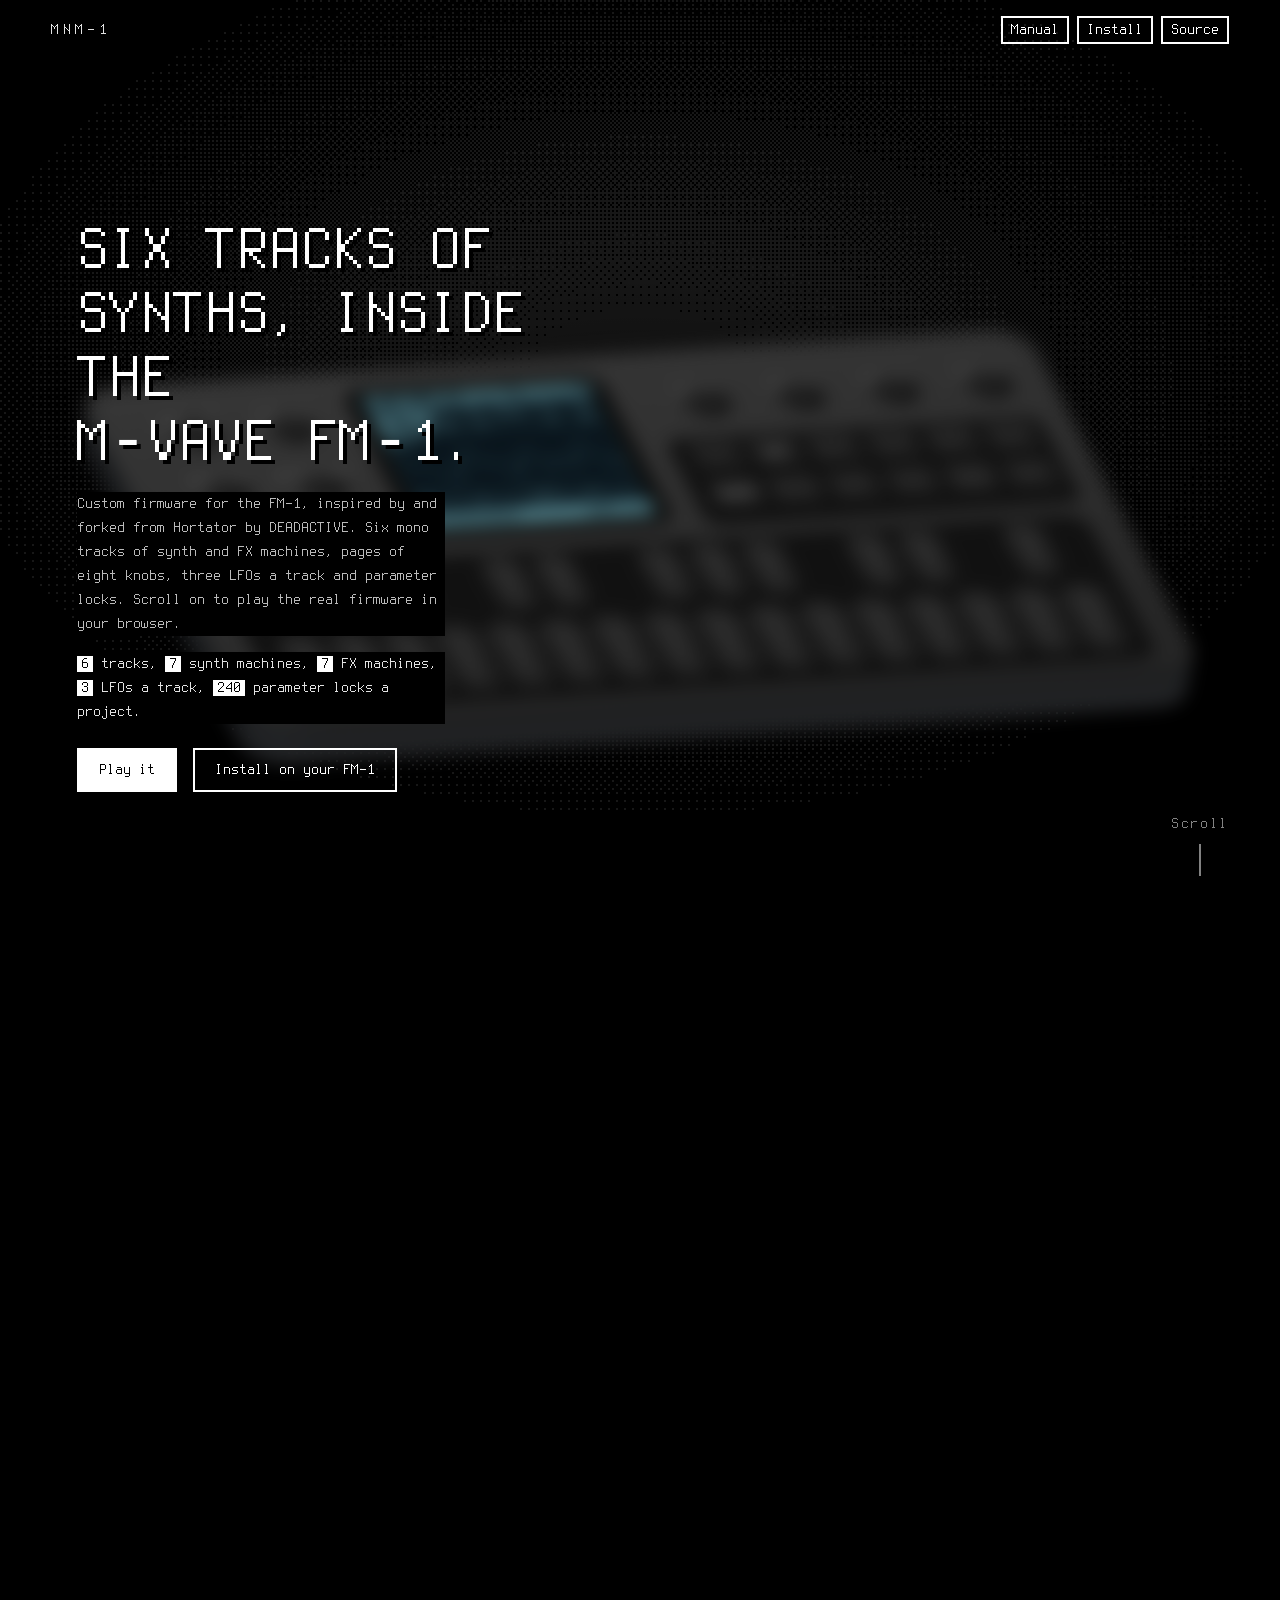
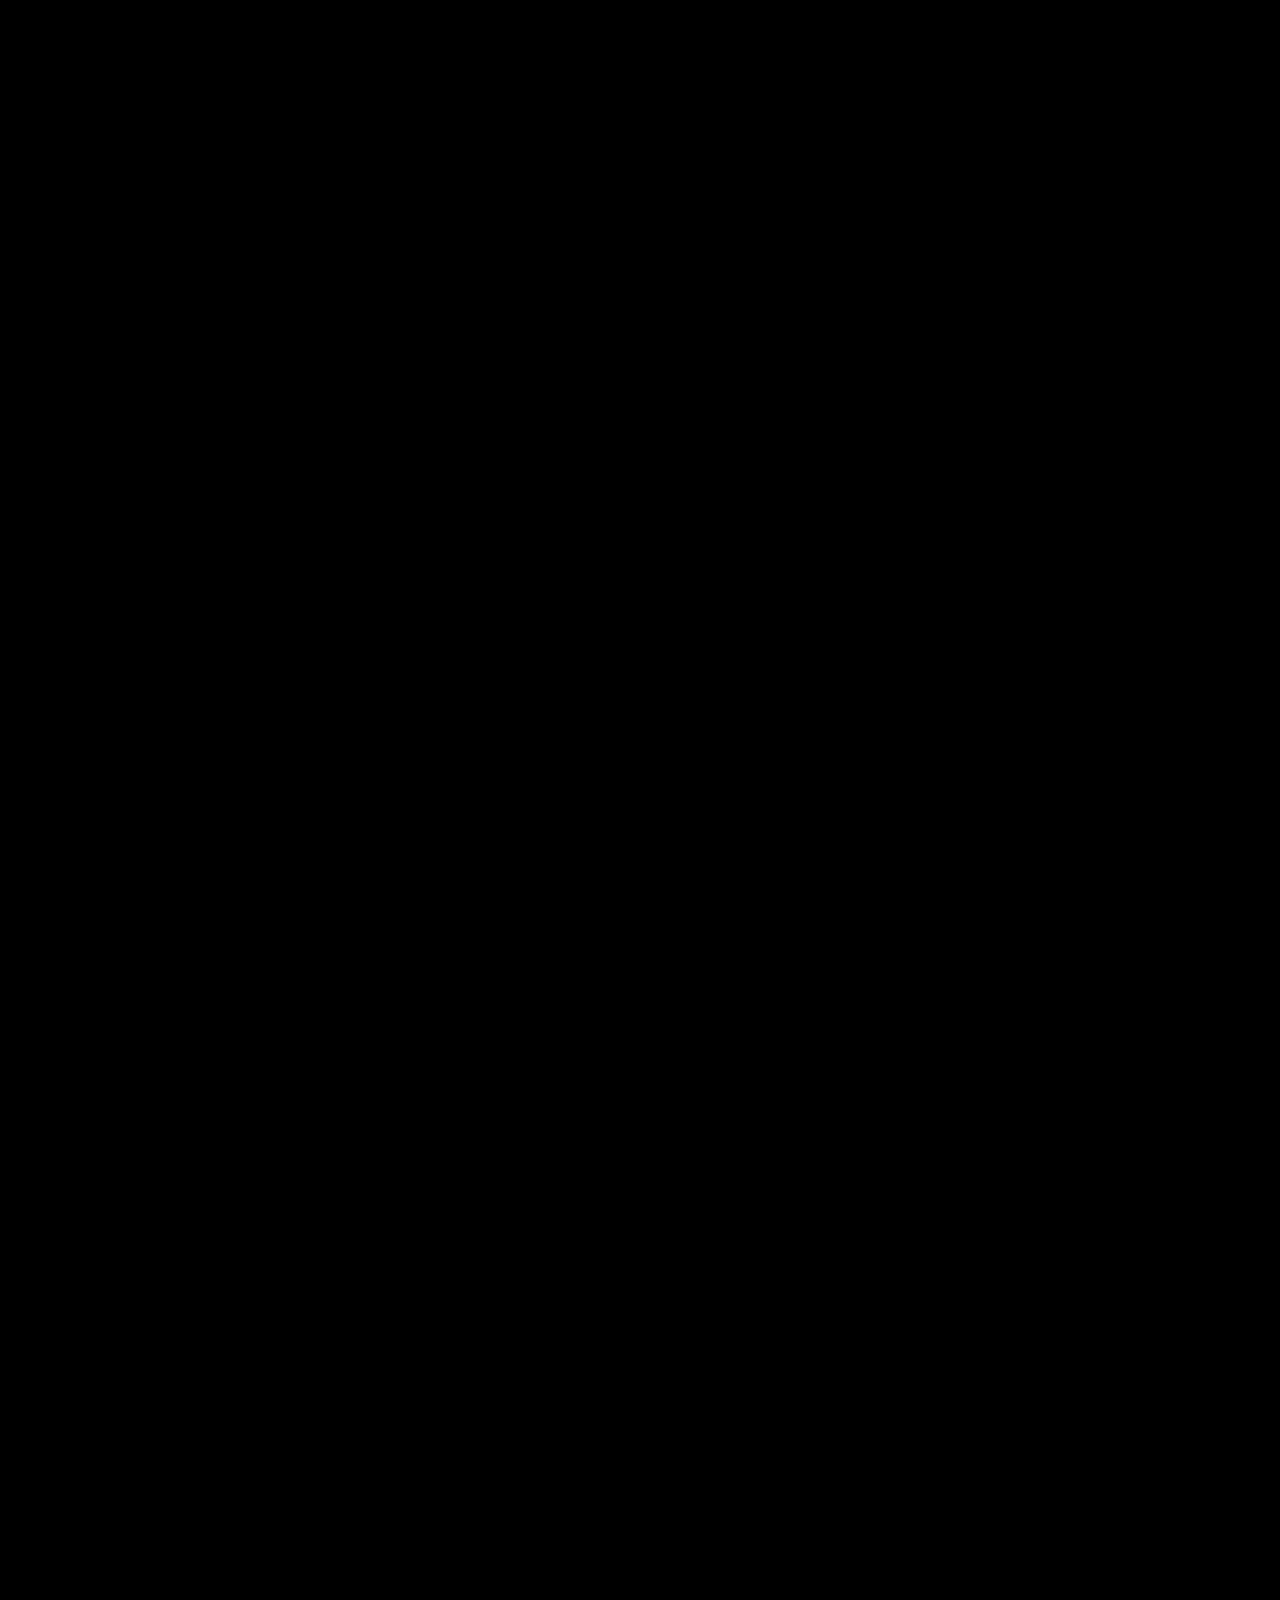
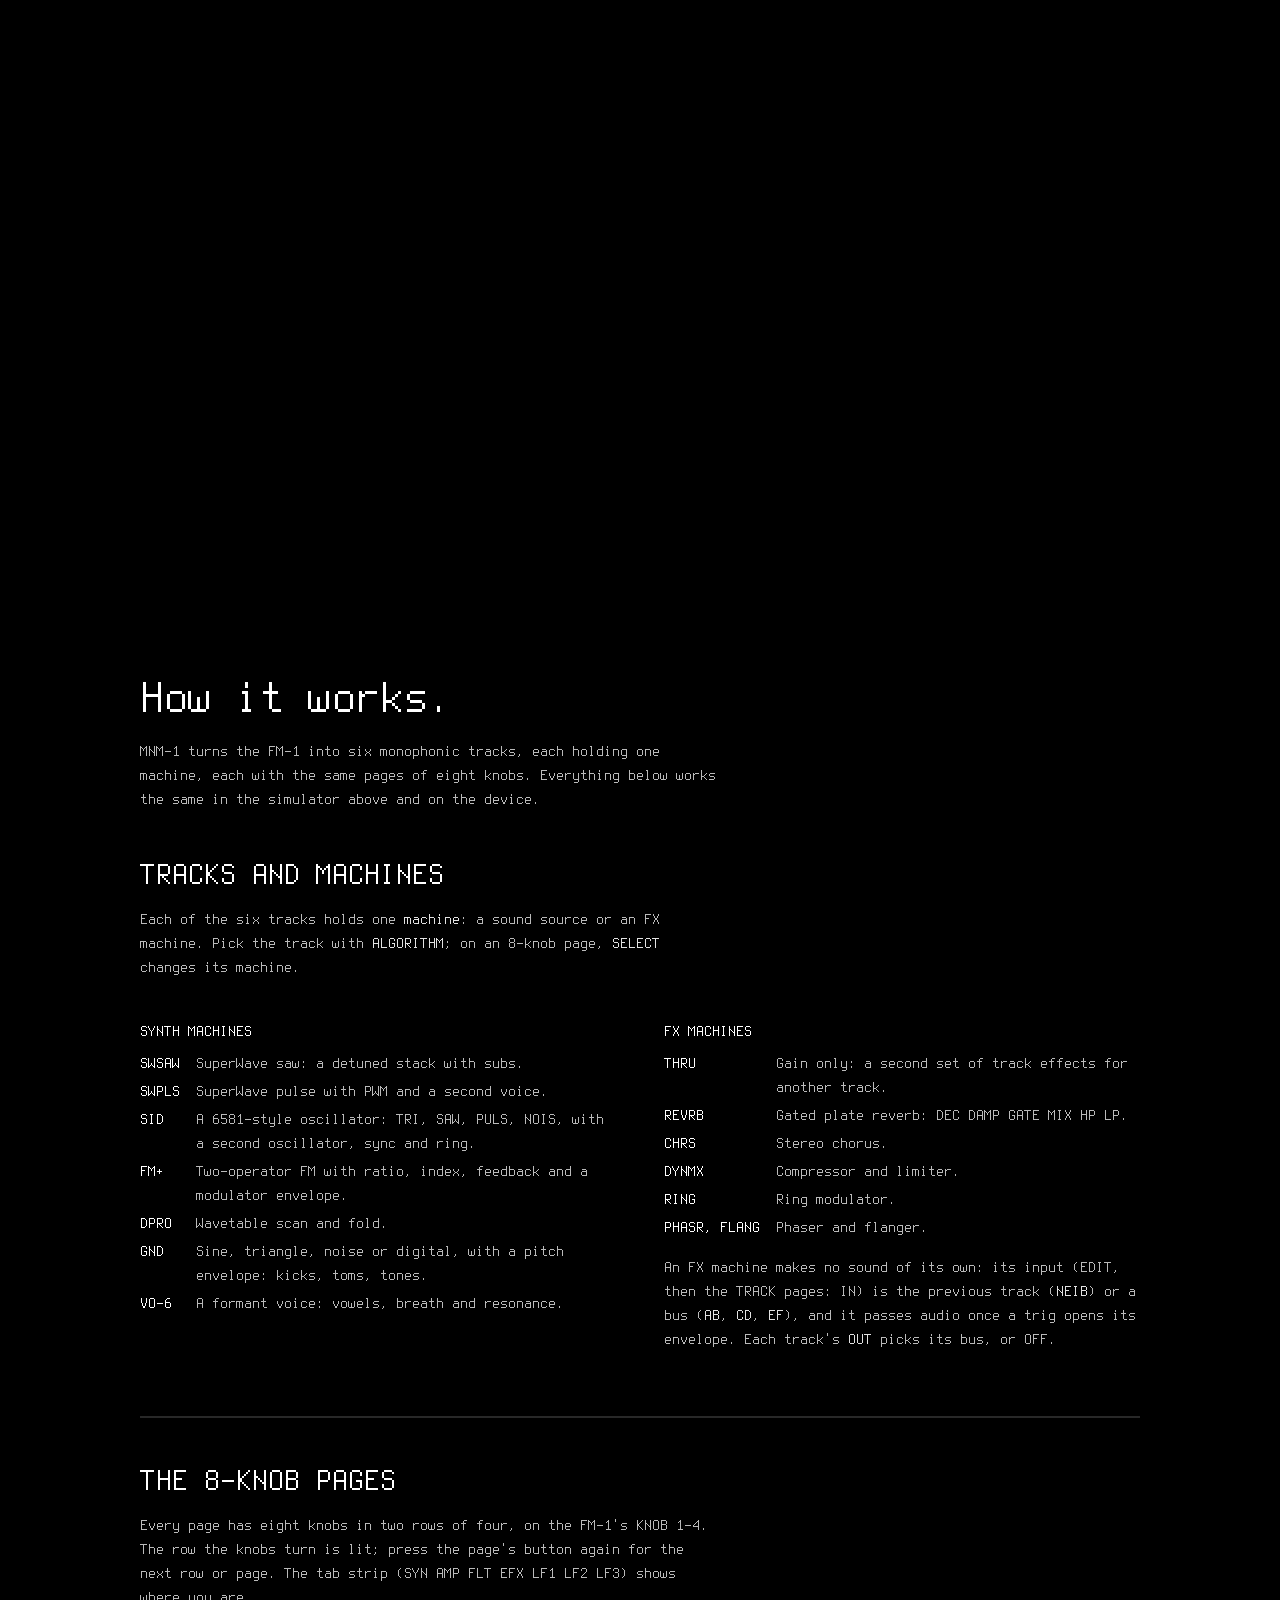
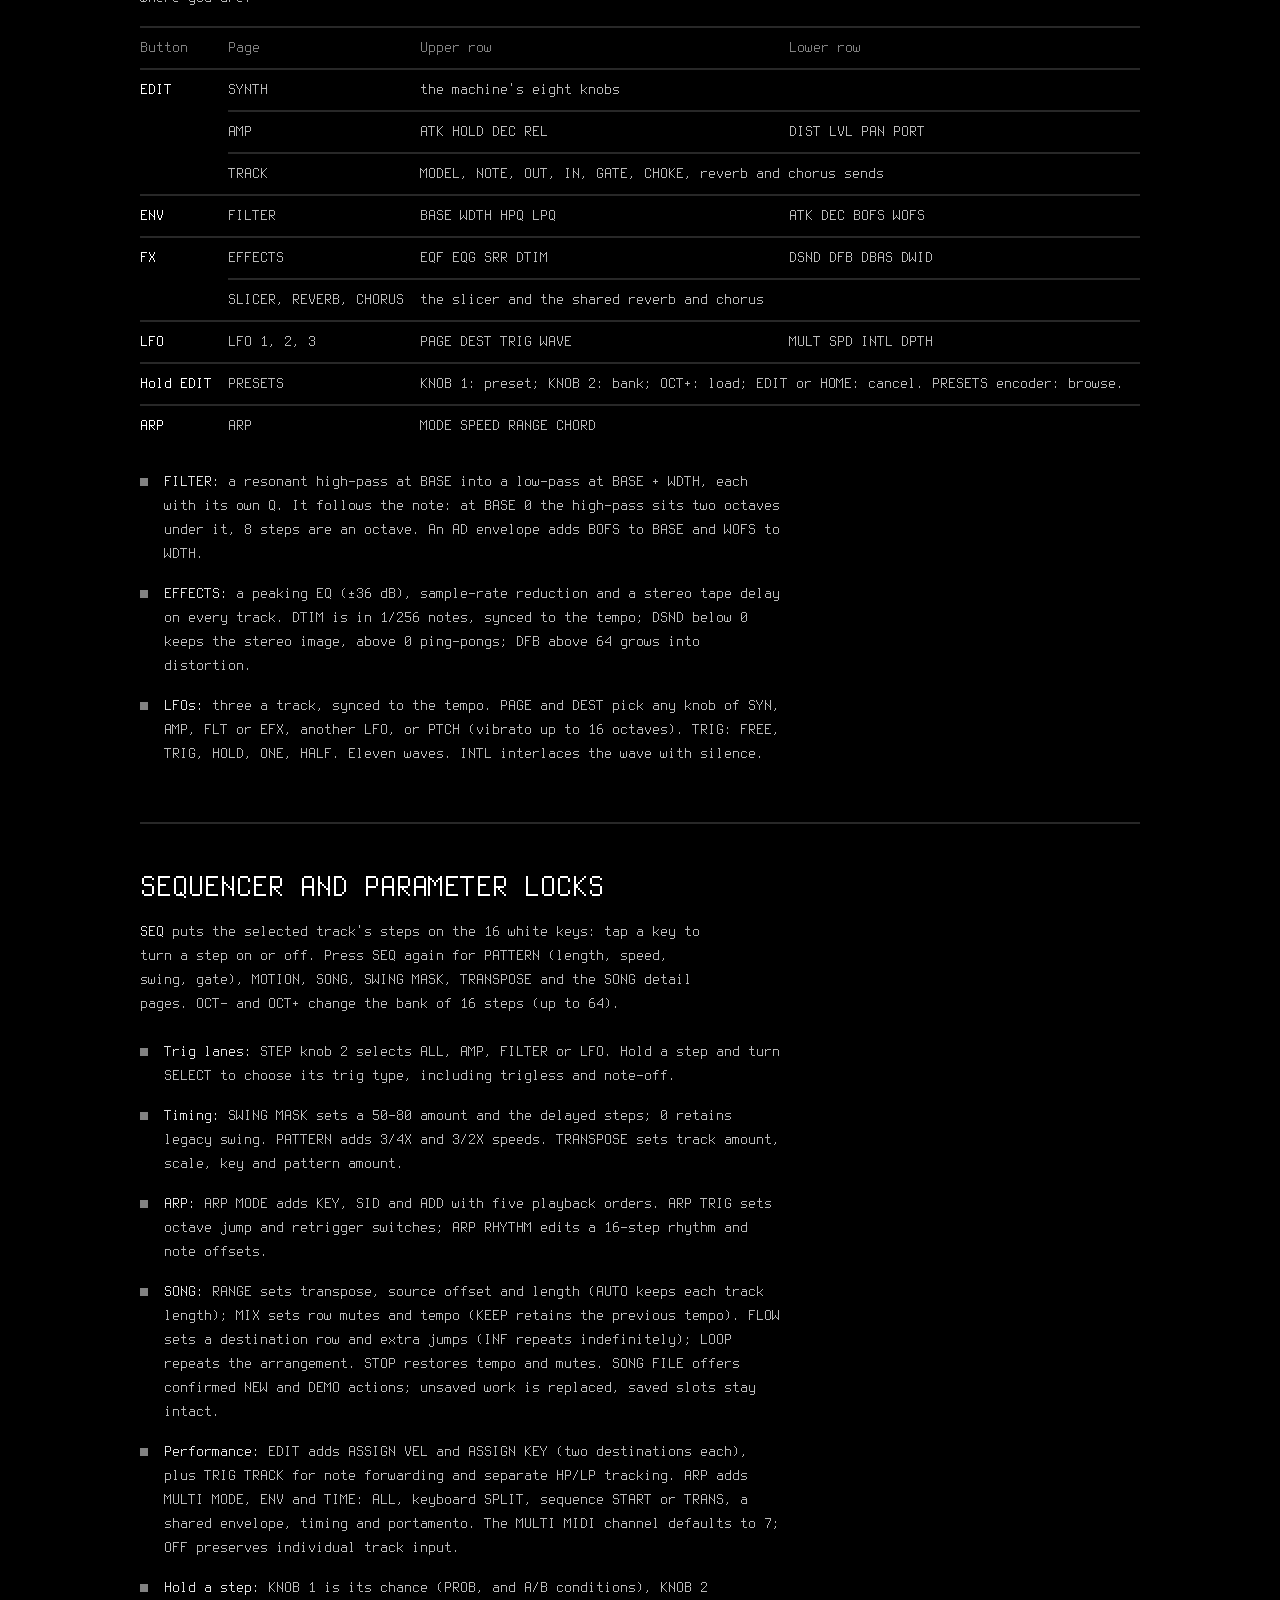
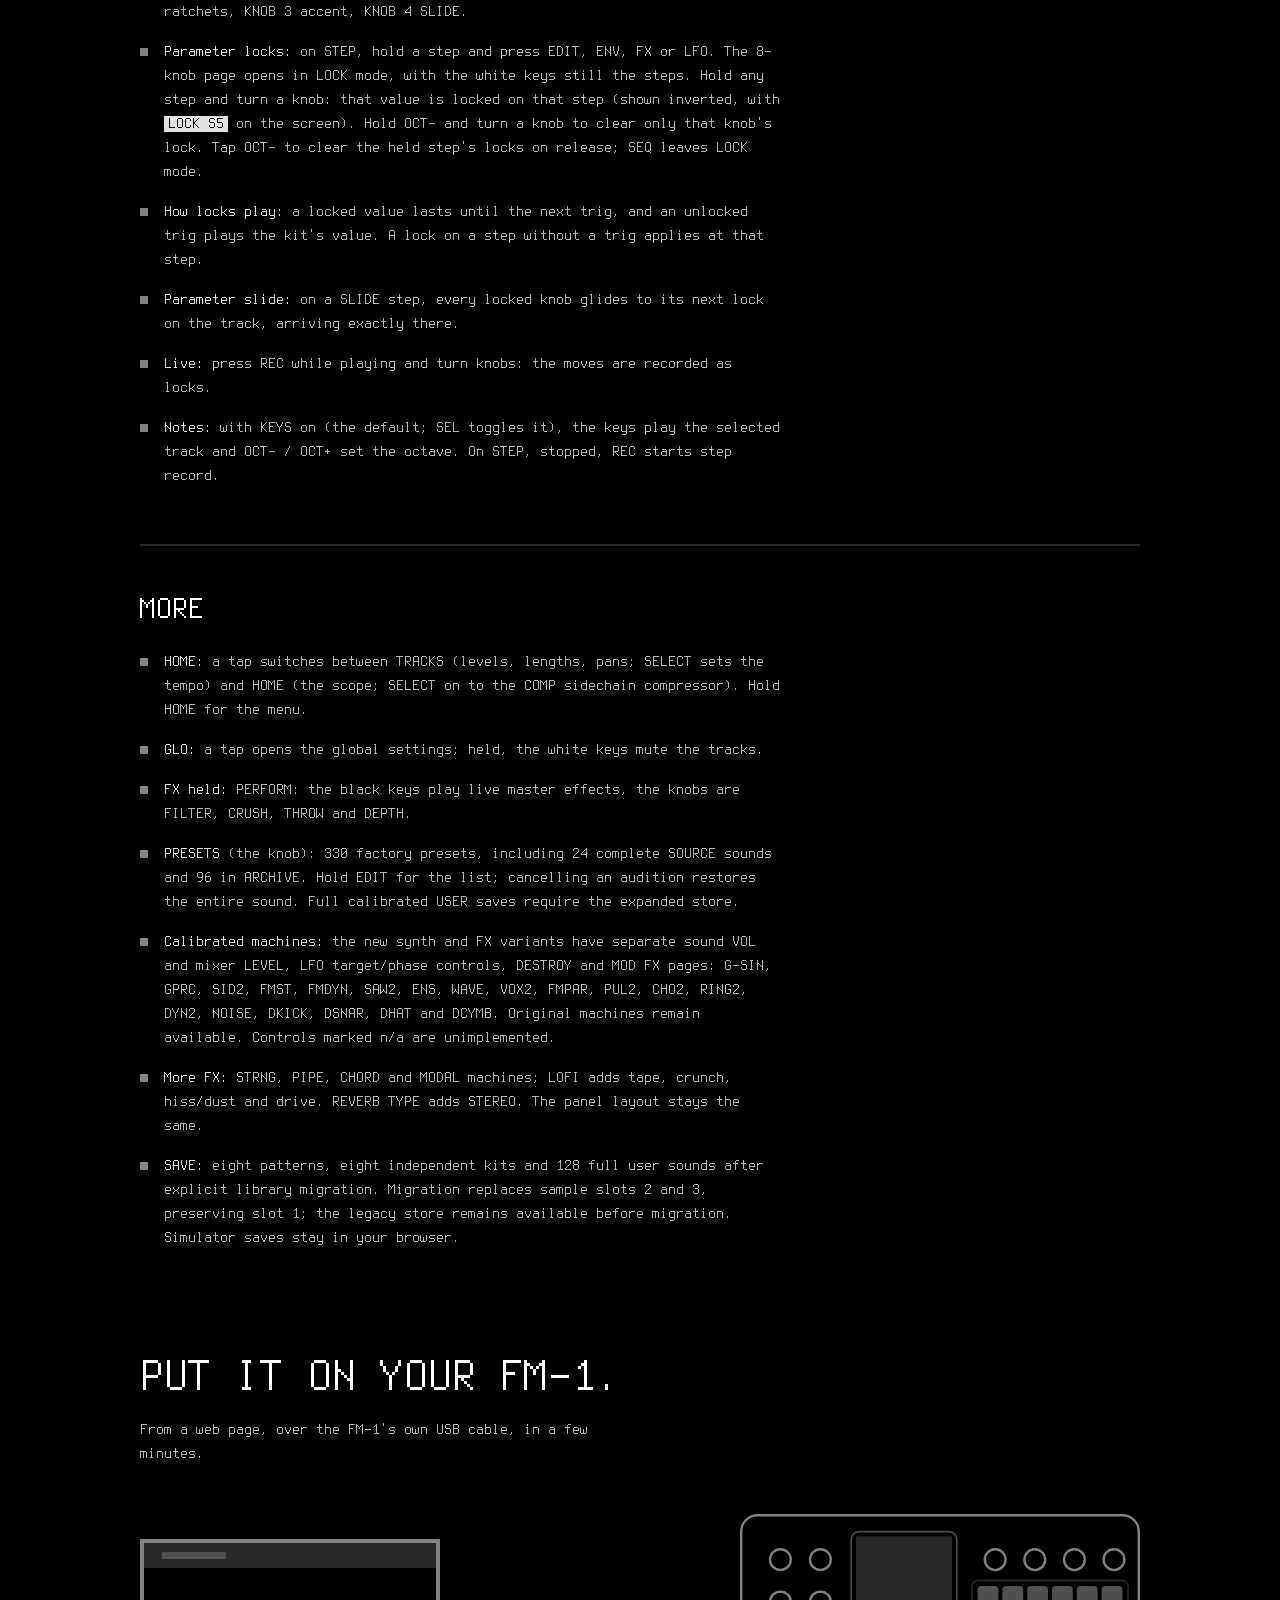
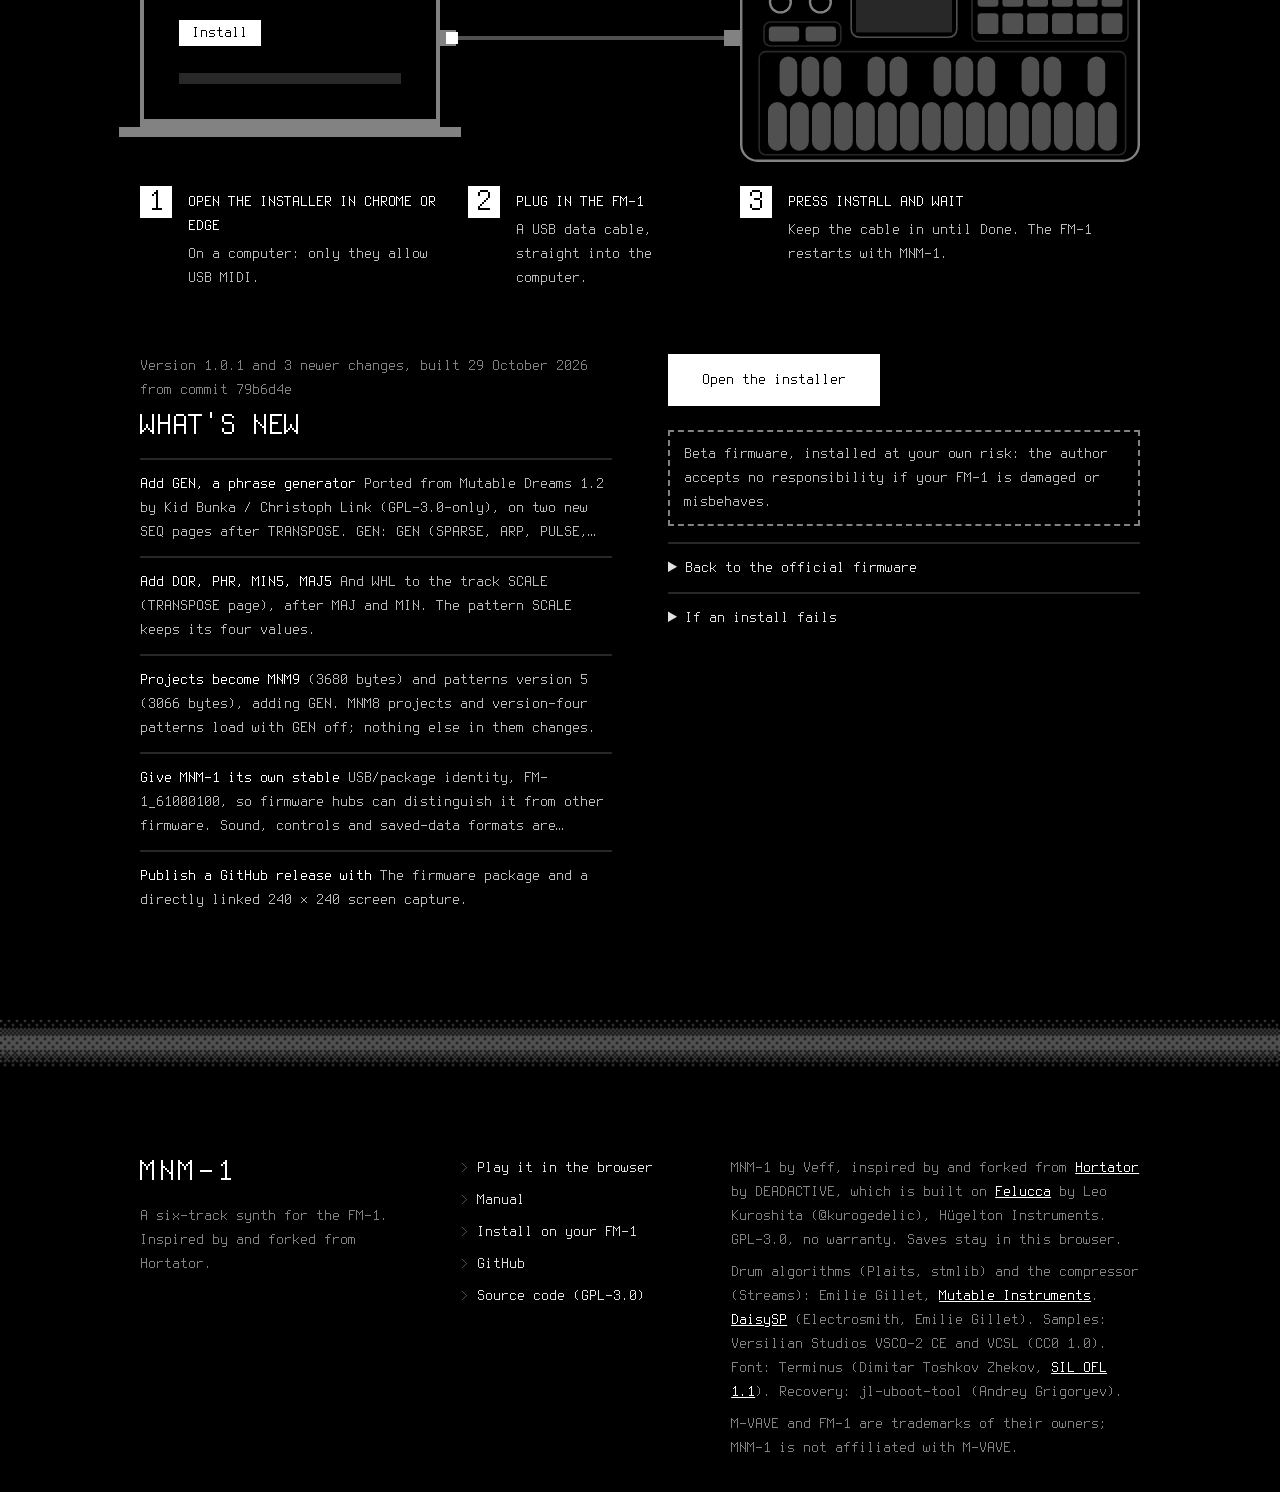
<file: index.html>
<!doctype html>
<!-- SPDX-License-Identifier: GPL-3.0-only
     Drum machine fork: 2026 DEADACTIVE
     MNM-1: 2026 Veff -->
<html lang="en">
<head>
<meta charset="utf-8">
<meta name="viewport" content="width=device-width, initial-scale=1, viewport-fit=cover">
<title>MNM-1: synth firmware for the M-VAVE FM-1</title>
<meta name="description" content="MNM-1 turns the M-VAVE FM-1 into a six-track synth: synth and FX machines, 8-knob pages, three LFOs a track, parameter locks. Inspired by and forked from Hortator. Play it in your browser, then install it over USB.">
<link rel="preconnect" href="https://fonts.googleapis.com">
<link rel="preconnect" href="https://fonts.gstatic.com" crossorigin>
<link href="https://fonts.googleapis.com/css2?family=Silkscreen&display=swap" rel="stylesheet" media="print" onload="this.media='all'">
<link rel="preload" href="terminus.woff?v=6832e34897" as="font" type="font/woff" crossorigin>
<link rel="stylesheet" href="sim.css?v=6832e34897">
</head>
<body>
<section id="hero" class="hero" aria-label="MNM-1">
  <div class="hero-stage" id="stage">
    <nav class="hero-nav">
      <span class="silk">MNM-1</span>
      <span class="nav-links"><a href="#manual">Manual</a><a href="webapp/installer/">Install</a><a href="https://github.com/galfaroth/mnm1">Source</a></span>
    </nav>

    <div class="desk-shadow" id="desk-shadow"></div>
    <div class="scene" id="scene">
      <div class="tilt" id="tilt">
        <div id="fit" class="fit">
          <div id="device" class="device" aria-label="FM-1 panel"></div>
        </div>
      </div>
    </div>
    <div class="scene-dim" aria-hidden="true"></div>
    <div class="power-ui" id="power-ui">                <!-- placed by app.js: a line from the FM-1's own switch -->
      <span class="power-lead" id="power-lead" aria-hidden="true"></span>
      <button type="button" class="power-toggle" id="power-on" role="switch" aria-checked="false" aria-label="Power"
        disabled><span class="knob"></span></button>
      <span class="power-label" id="power-label">Power</span>
    </div>

    <div class="hero-copy" id="hero-copy">
      <h1>Six tracks of synths, inside the M&#8209;VAVE&nbsp;FM&#8209;1.</h1>
      <p>Custom firmware for the FM-1, inspired by and forked from Hortator by DEADACTIVE. Six mono tracks of synth and
        FX machines, pages of eight knobs, three LFOs a track and parameter locks. Scroll on to play the real
        firmware in your browser.</p>
      <p class="hero-count"><b>6</b> tracks, <b>7</b> synth machines, <b>7</b> FX machines, <b>3</b> LFOs a track,
        <b>240</b> parameter locks a project.</p>
      <p class="hero-actions">
        <a class="cta" href="#play">Play it</a>
        <span class="cta-slot"><a class="cta ghost" href="webapp/installer/">Install on your FM-1</a><span class="install-count" id="install-count" hidden></span></span>
      </p>
    </div>
    <p class="scroll-cue" id="scroll-cue" aria-hidden="true">Scroll</p>

    <div class="play-bar" id="play-bar">
      <p id="note" class="note" role="status"></p>
      <span class="power-note" id="power-note">Loading…</span>
      <button type="button" class="bar-btn" id="help-toggle" aria-expanded="false" aria-controls="help">Controls</button>
      <button type="button" class="bar-btn" id="reset" aria-haspopup="dialog">Reset to demos</button>
      <div id="reset-confirm" class="confirm" role="dialog" aria-label="Reset to demos" hidden>
        <p>Erase your saves in this browser and restore the four demos?</p>
        <button type="button" id="reset-yes">Erase and restart</button>
        <button type="button" id="reset-no">Keep my saves</button>
      </div>
    </div>
    <a class="more-cue" id="more-cue" href="#manual">More below<span aria-hidden="true">↓</span></a>
    <div id="help" class="help" hidden>
      <div>
        <h2>Mouse and touch</h2>
        <ul>
          <li>Keys and buttons play while held, several at once.</li>
          <li>Knobs: drag up or down, the mouse wheel, or hover and press ↑ ↓.</li>
          <li>To hold a button (GLO, FX, a step + a page button), right-click or long-press it; tap again to let go.</li>
        </ul>
      </div>
      <div>
        <h2>Getting around</h2>
        <ul>
          <li>PLAY starts demo 1. EDIT, ENV, FX and LFO open the 8-knob pages; press again for the lower row.</li>
          <li>SELECT picks the machine on those pages. ALGORITHM picks the track.</li>
          <li>SEQ: the steps on the white keys. SEL (SCL) turns KEYS off and on.</li>
          <li>Hold GLO: the white keys mute the tracks. Hold HOME for the menu.</li>
        </ul>
      </div>
      <div>
        <h2>Computer keyboard</h2>
        <ul>
          <li>Lower keys: Z X C V B N M , . / and S D F H J L ; '</li>
          <li>Upper keys: Q W E R T Y and 3 4 6.</li>
          <li>Space PLAY, Enter REC, Esc HOME, ← OCT−, → OCT+.</li>
        </ul>
      </div>
    </div>
  </div>
  <span class="hero-end" id="play" aria-hidden="true"></span>
</section>

<section id="manual" class="doc" aria-labelledby="manual-title">
  <header class="doc-head">
    <h2 id="manual-title">How it works.</h2>
    <p>MNM-1 turns the FM-1 into six monophonic tracks, each holding one machine, each with the same pages of
      eight knobs. Everything below works the same in the simulator above and on
      the device.</p>
  </header>

  <article class="doc-block" aria-labelledby="m-tracks">
    <h3 id="m-tracks">Tracks and machines</h3>
    <p>Each of the six tracks holds one <b>machine</b>: a sound source or an FX machine. Pick the track with
      <b>ALGORITHM</b>; on an 8-knob page, <b>SELECT</b> changes its machine.</p>
    <div class="doc-cols">
      <div>
        <h4>Synth machines</h4>
        <dl>
          <dt>SWSAW</dt><dd>SuperWave saw: a detuned stack with subs.</dd>
          <dt>SWPLS</dt><dd>SuperWave pulse with PWM and a second voice.</dd>
          <dt>SID</dt><dd>A 6581-style oscillator: TRI, SAW, PULS, NOIS, with a second oscillator, sync and ring.</dd>
          <dt>FM+</dt><dd>Two-operator FM with ratio, index, feedback and a modulator envelope.</dd>
          <dt>DPRO</dt><dd>Wavetable scan and fold.</dd>
          <dt>GND</dt><dd>Sine, triangle, noise or digital, with a pitch envelope: kicks, toms, tones.</dd>
          <dt>VO-6</dt><dd>A formant voice: vowels, breath and resonance.</dd>
        </dl>
      </div>
      <div>
        <h4>FX machines</h4>
        <dl>
          <dt>THRU</dt><dd>Gain only: a second set of track effects for another track.</dd>
          <dt>REVRB</dt><dd>Gated plate reverb: DEC DAMP GATE MIX HP LP.</dd>
          <dt>CHRS</dt><dd>Stereo chorus.</dd>
          <dt>DYNMX</dt><dd>Compressor and limiter.</dd>
          <dt>RING</dt><dd>Ring modulator.</dd>
          <dt>PHASR, FLANG</dt><dd>Phaser and flanger.</dd>
        </dl>
        <p class="note-text">An FX machine makes no sound of its own: its input (EDIT, then the TRACK pages: IN) is the
          previous track (<b>NEIB</b>) or a bus (<b>AB</b>, <b>CD</b>, <b>EF</b>), and it passes audio once a trig
          opens its envelope. Each track's <b>OUT</b> picks its bus, or OFF.</p>
      </div>
    </div>
  </article>

  <article class="doc-block" aria-labelledby="m-pages">
    <h3 id="m-pages">The 8-knob pages</h3>
    <p>Every page has eight knobs in two rows of four, on the FM-1's KNOB 1-4. The row the knobs turn is lit; press
      the page's button again for the next row or page. The tab strip (SYN AMP FLT EFX LF1 LF2 LF3) shows where you
      are.</p>
    <div class="table-wrap">
    <table>
      <thead><tr><th>Button</th><th>Page</th><th>Upper row</th><th>Lower row</th></tr></thead>
      <tbody>
        <tr><td class="pbtn" rowspan="3">EDIT</td><td>SYNTH</td><td colspan="2">the machine's eight knobs</td></tr>
        <tr><td>AMP</td><td>ATK HOLD DEC REL</td><td>DIST LVL PAN PORT</td></tr>
        <tr><td>TRACK</td><td colspan="2">MODEL, NOTE, OUT, IN, GATE, CHOKE, reverb and chorus sends</td></tr>
        <tr><td class="pbtn">ENV</td><td>FILTER</td><td>BASE WDTH HPQ LPQ</td><td>ATK DEC BOFS WOFS</td></tr>
        <tr><td class="pbtn" rowspan="2">FX</td><td>EFFECTS</td><td>EQF EQG SRR DTIM</td><td>DSND DFB DBAS DWID</td></tr>
        <tr><td>SLICER, REVERB, CHORUS</td><td colspan="2">the slicer and the shared reverb and chorus</td></tr>
        <tr><td class="pbtn">LFO</td><td>LFO 1, 2, 3</td><td>PAGE DEST TRIG WAVE</td><td>MULT SPD INTL DPTH</td></tr>
        <tr><td class="pbtn">Hold EDIT</td><td>PRESETS</td><td colspan="2">KNOB 1: preset; KNOB 2: bank; OCT+: load; EDIT or HOME: cancel. PRESETS encoder: browse.</td></tr>
        <tr><td class="pbtn">ARP</td><td>ARP</td><td colspan="2">MODE SPEED RANGE CHORD</td></tr>
      </tbody>
    </table>
    </div>
    <ul class="doc-list">
      <li><b>FILTER:</b> a resonant high-pass at BASE into a low-pass at BASE + WDTH, each with its own Q. It follows
        the note: at BASE 0 the high-pass sits two octaves under it, 8 steps are an octave. An AD envelope adds BOFS to
        BASE and WOFS to WDTH.</li>
      <li><b>EFFECTS:</b> a peaking EQ (±36 dB), sample-rate reduction and a stereo tape delay on every track. DTIM is
        in 1/256 notes, synced to the tempo; DSND below 0 keeps the stereo image, above 0 ping-pongs; DFB above 64
        grows into distortion.</li>
      <li><b>LFOs:</b> three a track, synced to the tempo. PAGE and DEST pick any knob of SYN, AMP, FLT or EFX,
        another LFO, or PTCH (vibrato up to 16 octaves). TRIG: FREE, TRIG, HOLD, ONE, HALF. Eleven waves. INTL
        interlaces the wave with silence.</li>
    </ul>
  </article>

  <article class="doc-block" aria-labelledby="m-seq">
    <h3 id="m-seq">Sequencer and parameter locks</h3>
    <p><b>SEQ</b> puts the selected track's steps on the 16 white keys: tap a key to turn a step on or off. Press SEQ
      again for PATTERN (length, speed, swing, gate), MOTION, SONG, SWING MASK, TRANSPOSE and the SONG detail pages. OCT− and OCT+ change the bank of 16 steps
      (up to 64).</p>
    <ul class="doc-list">
      <li><b>Trig lanes:</b> STEP knob 2 selects ALL, AMP, FILTER or LFO. Hold a step and turn SELECT to choose its trig type, including trigless and note-off.</li>
      <li><b>Timing:</b> SWING MASK sets a 50–80 amount and the delayed steps; 0 retains legacy swing. PATTERN adds 3/4X and 3/2X speeds. TRANSPOSE sets track amount, scale, key and pattern amount.</li>
      <li><b>ARP:</b> ARP MODE adds KEY, SID and ADD with five playback orders. ARP TRIG sets octave jump and retrigger switches; ARP RHYTHM edits a 16-step rhythm and note offsets.</li>
      <li><b>SONG:</b> RANGE sets transpose, source offset and length (AUTO keeps each track length); MIX sets row mutes and tempo (KEEP retains the previous tempo). FLOW sets a destination row and extra jumps (INF repeats indefinitely); LOOP repeats the arrangement. STOP restores tempo and mutes. SONG FILE offers confirmed NEW and DEMO actions; unsaved work is replaced, saved slots stay intact.</li>
      <li><b>Performance:</b> EDIT adds ASSIGN VEL and ASSIGN KEY (two destinations each), plus TRIG TRACK for note forwarding and separate HP/LP tracking. ARP adds MULTI MODE, ENV and TIME: ALL, keyboard SPLIT, sequence START or TRANS, a shared envelope, timing and portamento. The MULTI MIDI channel defaults to 7; OFF preserves individual track input.</li>
      <li><b>Hold a step:</b> KNOB 1 is its chance (PROB, and A/B conditions), KNOB 2 ratchets, KNOB 3 accent, KNOB 4
        SLIDE.</li>
      <li><b>Parameter locks:</b> on STEP, hold a step and press EDIT, ENV, FX or LFO. The 8-knob page opens in LOCK
        mode, with the white keys still the steps. Hold any step and turn a knob: that value is locked on that step
        (shown inverted, with <code>LOCK S5</code> on the screen). Hold OCT− and turn a knob to clear only that knob's lock. Tap OCT− to clear the held step's locks on release; SEQ leaves LOCK
        mode.</li>
      <li><b>How locks play:</b> a locked value lasts until the next trig, and an unlocked trig
        plays the kit's value. A lock on a step without a trig applies at that step.</li>
      <li><b>Parameter slide:</b> on a SLIDE step, every locked knob glides to its next lock on the track, arriving
        exactly there.</li>
      <li><b>Live:</b> press REC while playing and turn knobs: the moves are recorded as locks.</li>
      <li><b>Notes:</b> with KEYS on (the default; SEL toggles it), the keys play the selected track and OCT− / OCT+
        set the octave. On STEP, stopped, REC starts step record.</li>
    </ul>
  </article>

  <article class="doc-block" aria-labelledby="m-more">
    <h3 id="m-more">More</h3>
    <ul class="doc-list">
      <li><b>HOME:</b> a tap switches between TRACKS (levels, lengths, pans; SELECT sets the tempo) and HOME (the scope;
        SELECT on to the COMP sidechain compressor). Hold HOME for the menu.</li>
      <li><b>GLO:</b> a tap opens the global settings; held, the white keys mute the tracks.</li>
      <li><b>FX held:</b> PERFORM: the black keys play live master effects, the knobs are FILTER, CRUSH, THROW and
        DEPTH.</li>
      <li><b>PRESETS</b> (the knob): 330 factory presets, including 24 complete SOURCE sounds and 96 in ARCHIVE.
        Hold EDIT for the list; cancelling an audition restores the entire sound. Full calibrated USER saves require the expanded store.</li>
      <li><b>Calibrated machines:</b> the new synth and FX variants have separate sound VOL and mixer LEVEL,
        LFO target/phase controls, DESTROY and MOD FX pages: G-SIN, GPRC, SID2, FMST, FMDYN, SAW2, ENS, WAVE,
        VOX2, FMPAR, PUL2, CHO2, RING2, DYN2, NOISE, DKICK, DSNAR, DHAT and DCYMB.
        Original machines remain available. Controls marked n/a are unimplemented.</li>
      <li><b>More FX:</b> STRNG, PIPE, CHORD and MODAL machines; LOFI adds tape, crunch, hiss/dust and drive.
        REVERB TYPE adds STEREO. The panel layout stays the same.</li>
      <li><b>SAVE:</b> eight patterns, eight independent kits and 128 full user sounds after explicit library migration. Migration replaces sample slots 2 and 3, preserving slot 1; the legacy store remains available before migration. Simulator saves stay in your browser.</li>
    </ul>
  </article>
</section>

<section id="install" class="install" aria-labelledby="install-title">
  <header class="install-head">
    <h2 id="install-title">Put it on your FM-1.</h2>
    <p>From a web page, over the FM-1's own USB cable, in a few minutes.</p>
  </header>

  <div class="cable-diagram" id="cable" aria-hidden="true">
    <div class="laptop">
      <div class="lid"><span class="bar"></span><span class="ghost-btn">Install</span><span class="ghost-line"></span></div>
      <div class="deck"></div>
    </div>
    <div class="usb"><span class="wire"></span><span class="pulse"></span><span class="pulse late"></span></div>
    <div class="fm1-shot" id="install-mini"></div>
  </div>
  <ol class="install-steps">
    <li><h3>Open the installer in Chrome or Edge</h3><p>On a computer: only they allow USB MIDI.</p></li>
    <li><h3>Plug in the FM-1</h3><p>A USB data cable, straight into the computer.</p></li>
    <li><h3>Press Install and wait</h3><p>Keep the cable in until Done. The FM-1 restarts with MNM-1.</p></li>
  </ol>

  <div class="install-grid">
    <div class="whats-new">
      <p class="fw-version" id="fw-version">MNM-1</p>
      <h3>What's new</h3>
      <ul id="whats-new"></ul>
    </div>
    <div class="install-go">
      <a class="cta big" href="webapp/installer/">Open the installer</a>
      <p class="beta">Beta firmware, installed at your own risk: the author accepts no responsibility if your FM-1 is
        damaged or misbehaves.</p>
      <details>
        <summary>Back to the official firmware</summary>
        <p>M-VAVE's updater, M-UPGRADE, puts it back: from
          <a href="https://www.m-vave.com/download" target="_blank" rel="noopener">m-vave.com/download</a>, Downloads →
          PC Software → M-UPGRADE, with PC Firmware → FM-1 V15.</p>
      </details>
      <details>
        <summary>If an install fails</summary>
        <p>Replug and press Install again: the FM-1 stays in update mode until a write has finished. If it no longer
          starts, recovery needs a
          <a href="https://github.com/kurogedelic/FM-1-transporter" target="_blank" rel="noopener">Transporter</a>.</p>
      </details>
    </div>
  </div>
</section>

<div class="foot-band" id="foot-band" aria-hidden="true"></div>
<footer class="foot">
  <div class="foot-brand">
    <p class="silk foot-mark">MNM-1</p>
    <p>A six-track synth for the FM-1. Inspired by and forked from Hortator.</p>
  </div>
  <nav class="foot-nav" aria-label="On this page">
    <a href="#play">Play it in the browser</a>
    <a href="#manual">Manual</a>
    <a href="webapp/installer/">Install on your FM-1</a>
    <a href="https://github.com/galfaroth/mnm1">GitHub</a>
    <a href="source.tar.gz?v=6832e34897">Source code (GPL-3.0)</a>
  </nav>
  <div class="foot-credits">
    <p>MNM-1 by Veff, inspired by and forked from
      <a href="https://deadactive.github.io/hortator/" target="_blank" rel="noopener">Hortator</a> by DEADACTIVE, which is
      built on <a href="https://github.com/hugelton/Felucca" target="_blank" rel="noopener">Felucca</a> by Leo Kuroshita
      (@kurogedelic), Hügelton Instruments. GPL-3.0, no warranty. Saves stay in this browser.</p>
    <p>Drum algorithms (Plaits, stmlib) and the compressor (Streams): Emilie Gillet,
      <a href="https://github.com/pichenettes/eurorack" target="_blank" rel="noopener">Mutable Instruments</a>.
      <a href="https://github.com/electro-smith/DaisySP" target="_blank" rel="noopener">DaisySP</a> (Electrosmith,
      Emilie Gillet). Samples: Versilian Studios VSCO-2 CE and VCSL (CC0 1.0). Font: Terminus (Dimitar Toshkov
      Zhekov, <a href="terminus-license.txt?v=6832e34897">SIL OFL 1.1</a>). Recovery: jl-uboot-tool (Andrey Grigoryev).</p>
    <p>M-VAVE and FM-1 are trademarks of their owners; MNM-1 is not affiliated with M-VAVE.</p>
  </div>
</footer>
<script type="module" src="app.js?v=6832e34897"></script>
</body>
</html>
</file>
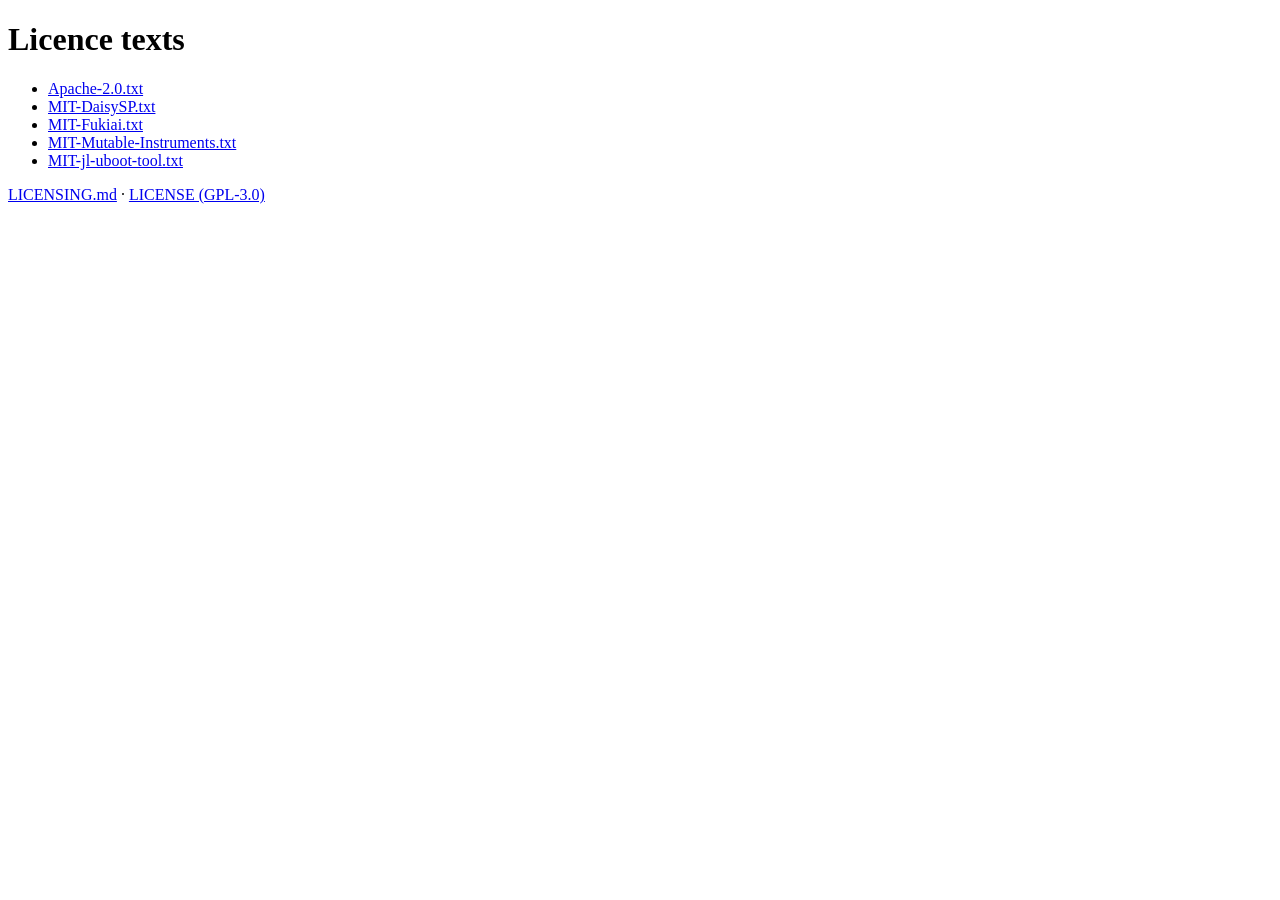
<file: firmware/LICENSES/index.html>
<!doctype html><meta charset="utf-8"><title>Licences</title><h1>Licence texts</h1><ul><li><a href="Apache-2.0.txt">Apache-2.0.txt</a></li><li><a href="MIT-DaisySP.txt">MIT-DaisySP.txt</a></li><li><a href="MIT-Fukiai.txt">MIT-Fukiai.txt</a></li><li><a href="MIT-Mutable-Instruments.txt">MIT-Mutable-Instruments.txt</a></li><li><a href="MIT-jl-uboot-tool.txt">MIT-jl-uboot-tool.txt</a></li></ul><p><a href="../LICENSING.md">LICENSING.md</a> · <a href="../LICENSE">LICENSE (GPL-3.0)</a></p>
</file>
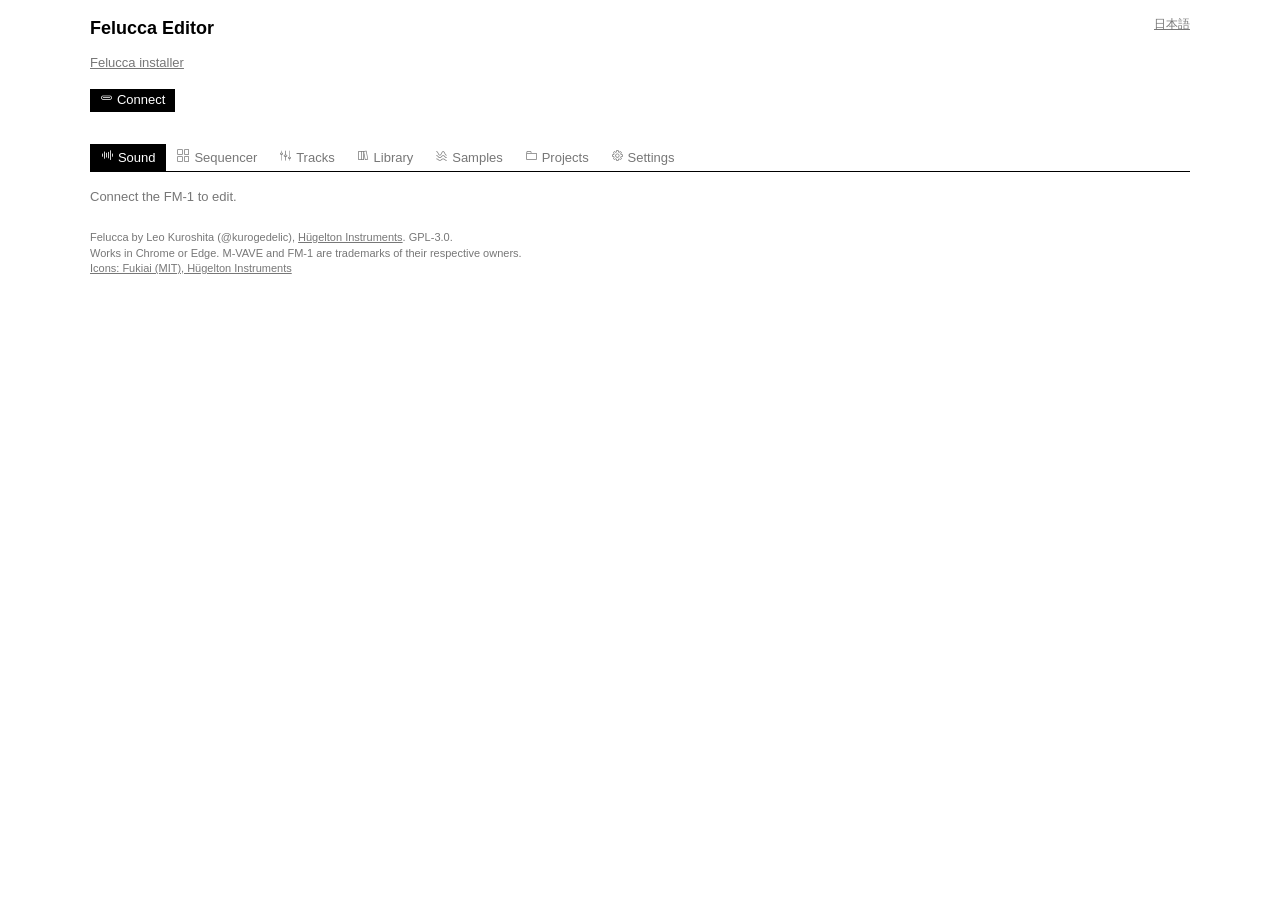
<file: webapp/editor/index.html>
<!doctype html>
<!-- SPDX-License-Identifier: GPL-3.0-only
     Copyright (C) 2026 Leo Kuroshita (@kurogedelic), Hügelton Instruments -->
<!-- Felucca web editor. One file, no libraries. Protocol: EDITOR_PROTOCOL.md.
     Add ?mock=1 to the URL to use a built-in simulated device. -->
<html lang="ja">
<head>
<meta charset="utf-8">
<meta name="viewport" content="width=device-width, initial-scale=1">
<title>Felucca Editor</title>
<style>
  /* Fukiai: Hügelton Instruments' icon font (MIT, FUKIAI-LICENSE.txt). Icons are text in .ic spans;
     they stay hidden until the face has loaded (html.fk), so a missing font never shows boxes. */
  @font-face { font-family: "Fukiai"; src: url("fukiai.ttf") format("truetype"); font-display: block; unicode-range: U+EA00-EB09; }
  :root { --bg: #fff; --fg: #000; --dim: #777; --line: #ccc; }
  @media (prefers-color-scheme: dark) {
    :root:not([data-theme="light"]) { --bg: #000; --fg: #fff; --dim: #888; --line: #444; }
  }
  :root[data-theme="dark"] { --bg: #000; --fg: #fff; --dim: #888; --line: #444; }
  html { color-scheme: light dark; }
  body { margin: 0; background: var(--bg); color: var(--fg);
         font: 13px/1.4 -apple-system, BlinkMacSystemFont, "Helvetica Neue", Arial, sans-serif;
         font-variant-numeric: tabular-nums; }
  main { max-width: 1100px; margin: 0 auto; padding: 16px; }
  h1 { font-size: 18px; font-weight: 600; margin: 0 0 8px; }
  h2 { font-size: 13px; font-weight: 600; margin: 0 0 4px; padding-bottom: 2px; border-bottom: 1px solid var(--fg); }
  h3 { font-size: 11px; font-weight: 400; color: var(--dim); margin: 4px 0 0; }
  a { color: inherit; }
  .lang { float: right; font-size: 12px; color: var(--dim); text-decoration: underline; background: none; padding: 0; }
  button { font: inherit; background: var(--fg); color: var(--bg); border: 0; padding: 2px 10px; cursor: pointer; }
  button:disabled { opacity: .3; cursor: default; }
  button.lang { color: var(--dim); background: none; }
  select, input[type=text], input[type=number], input[type=search] {
    font: inherit; color: var(--fg); background: var(--bg); border: 1px solid var(--line); padding: 1px 3px; border-radius: 0; }
  input[type=range] { width: 100%; margin: 0; accent-color: var(--fg); }
  input[type=checkbox] { accent-color: var(--fg); margin: 0; }
  .bar { display: flex; flex-wrap: wrap; gap: 6px 12px; align-items: center; margin: 0 0 8px; }
  .dim { color: var(--dim); }
  #status { min-height: 1.4em; }
  section { margin: 12px 0; }
  .groups { columns: 250px; column-gap: 20px; }
  .group { break-inside: avoid; margin: 0 0 12px; }
  .row { display: grid; grid-template-columns: 46px 1fr 70px; gap: 6px; align-items: center; min-height: 22px; }
  .row .v { text-align: right; white-space: nowrap; }
  .row select { width: 100%; }
  .browser { display: flex; flex-wrap: wrap; gap: 12px; align-items: flex-start; }
  .browser select[size] { min-width: 150px; }
  .slots { display: grid; grid-template-columns: auto auto auto auto; gap: 3px 8px; align-items: center; justify-content: start; }
  table { border-collapse: collapse; }
  th { font-weight: 400; color: var(--dim); text-align: left; padding: 0 6px 2px 0; }
  td { padding: 1px 6px 1px 0; }
  td.i { color: var(--dim); text-align: right; }
  #steps input[type=text] { width: 120px; }
  #steps input[type=number] { width: 48px; }
  #steps .bad { outline: 1px solid var(--fg); text-decoration: underline wavy; }
  #steps tr.off td { color: var(--dim); }
  .stepcols { columns: 470px; column-gap: 24px; }
  .stepcols table { break-inside: avoid; }
  @media (max-width: 600px) {
    .stepcols { columns: auto; overflow-x: auto; }
    #steps input[type=text] { width: 84px; }
    #steps input[type=number] { width: 42px; }
    #steps th, #steps td { padding-right: 3px; }
  }
  .smp { margin: 0 0 14px; padding: 6px 0 0; border-top: 1px solid var(--line); }
  .smp.over { outline: 1px solid var(--fg); outline-offset: 2px; }
  .smp .head { display: flex; flex-wrap: wrap; gap: 4px 12px; align-items: center; }
  .smp .head b { font-weight: 600; min-width: 40px; }
  .smp progress { width: 160px; height: 6px; accent-color: var(--fg); }
  .smp table { margin: 4px 0; }
  .smp input.name { width: 80px; text-transform: uppercase; }
  .smp input.root { width: 48px; }
  .smp .bad { text-decoration: underline wavy; }
  footer { margin-top: 24px; font-size: 11px; color: var(--dim); }
  .row.pushed .v { font-weight: 600; }
  /* librarian: local library and the device's user bank side by side, stacked on a phone */
  .libcols { display: grid; grid-template-columns: repeat(auto-fit, minmax(min(100%, 340px), 1fr)); gap: 8px 24px; margin-top: 6px; }
  .libcols > div { min-width: 0; }
  .libcols .bar input[type=search] { flex: 1 1 120px; min-width: 0; }
  .list { height: 260px; overflow: auto; border: 1px solid var(--line); resize: vertical; }
  .list table { width: 100%; table-layout: fixed; }
  .list th { position: sticky; top: 0; background: var(--bg); padding: 1px 6px; }
  .list td { padding: 1px 6px; white-space: nowrap; overflow: hidden; text-overflow: ellipsis; }
  .list tr[data-id], .list tr[data-slot] { cursor: pointer; }
  .list tr.sel td { background: var(--fg); color: var(--bg); }
  .list tr.empty td { color: var(--dim); }
  .list tr.over td { outline: 1px dashed var(--fg); outline-offset: -1px; }
  .list.over { outline: 1px solid var(--fg); }
  .list .none { padding: 6px; color: var(--dim); }
  .list col.n { width: 40px; } .list col.e { width: 72px; } .list col.d { width: 78px; }
  .ic { font-family: "Fukiai"; font-style: normal; font-weight: 400; font-synthesis: none; line-height: 1; margin-right: .3em; }
  html:not(.fk) .ic { display: none; }
  /* wave choices: a page-drawn picker so the options can carry an icon (Chrome 135+); native menus get words only */
  @supports (appearance: base-select) {
    select.wave, select.wave::picker(select) { appearance: base-select; }
    select.wave { padding: 1px 3px; min-block-size: 0; border: 1px solid var(--line); border-radius: 0; background: var(--bg); color: var(--fg); }
    select.wave > button { font: inherit; background: none; color: inherit; padding: 0; text-align: start; }
    select.wave::picker(select) { border: 1px solid var(--line); background: var(--bg); color: var(--fg); padding: 0; }
    select.wave option { padding: 1px 6px; min-block-size: 0; }
    select.wave option:checked { font-weight: 600; }
    select.wave option:hover, select.wave option:focus-visible { background: var(--fg); color: var(--bg); }
    select.wave option::checkmark { display: none; }
  }
  /* tabs: a wrapping row of plain buttons, the open one inverted; header stays at the top on wide screens */
  .top { position: sticky; top: 0; z-index: 5; background: var(--bg); padding: 4px 0 0; }
  @media (max-width: 600px) { .top { position: static; } }
  .tabs { display: flex; flex-wrap: wrap; gap: 0; border-bottom: 1px solid var(--fg); margin: 6px 0 0; }
  .tabs button { background: none; color: var(--dim); padding: 4px 10px; border: 1px solid transparent; border-bottom: 0; white-space: nowrap; }
  .tabs button:hover { color: var(--fg); }
  .tabs button[aria-selected="true"] { background: var(--fg); color: var(--bg); }
  .trackbar { display: flex; flex-wrap: wrap; gap: 4px 8px; align-items: center; padding: 6px 0; border-bottom: 1px solid var(--line); }
  .seg { display: inline-flex; flex-wrap: wrap; }
  .seg button, button.tog { background: var(--bg); color: var(--fg); border: 1px solid var(--fg); padding: 1px 10px; }
  .seg button + button { border-left: 0; }
  .seg button[aria-pressed="true"], button.tog[aria-pressed="true"] { background: var(--fg); color: var(--bg); }
  .panel { margin: 12px 0; }
  .hint { margin: 16px 0; color: var(--dim); }
  /* sequencer: a step grid over the selected track (16 per row, 8 on a phone) */
  .grid { display: grid; grid-template-columns: repeat(16, minmax(0, 1fr)); gap: 2px; margin: 6px 0 12px; }
  @media (max-width: 600px) { .grid { grid-template-columns: repeat(8, minmax(0, 1fr)); } }
  .grid button { background: var(--bg); color: var(--fg); border: 1px solid var(--line); padding: 2px; min-width: 0; height: 52px;
                 display: flex; flex-direction: column; justify-content: flex-start; gap: 1px; text-align: left; overflow: hidden; font-size: 10px; line-height: 1.15; }
  .grid button .n { color: var(--dim); }
  .grid button .x { overflow: hidden; overflow-wrap: anywhere; flex: 1; }
  .grid button.on { background: var(--fg); color: var(--bg); border-color: var(--fg); }
  .grid button.on .n { color: inherit; opacity: .6; }
  .grid button.acc .x { font-weight: 700; }
  .grid button.tie { border-style: dashed; border-color: var(--fg); }
  .grid button.beat { border-left-color: var(--fg); }
  #steps tr.hl td { outline: 1px solid var(--fg); }
  /* mixer: four channel strips as on the device's TRACKS page */
  .mixer { display: grid; grid-template-columns: repeat(4, minmax(0, 1fr)); gap: 8px; max-width: 640px; margin: 6px 0; }
  .strip { border: 1px solid var(--line); padding: 6px 4px; display: flex; flex-direction: column; align-items: center; gap: 6px; min-width: 0; }
  .strip.sel { border-color: var(--fg); box-shadow: inset 0 0 0 1px var(--fg); }
  .strip .num { font-size: 18px; font-weight: 600; line-height: 1; }
  .strip .snd { font-size: 11px; line-height: 1.3; width: 100%; text-align: center; overflow-wrap: anywhere; min-height: 2.6em; }
  .strip .rec { font-size: 11px; color: var(--dim); }
  .strip .rec.on { color: var(--fg); font-weight: 600; }
  .strip .rec:not(.on) .ic { visibility: hidden; }
  .strip input.fader { writing-mode: vertical-lr; direction: rtl; width: 28px; height: 150px; }
  .strip .v { font-size: 11px; white-space: nowrap; }
  .strip .pan { width: 100%; }
  .strip.muted .fader, .strip.muted .lv { opacity: .35; }
  .strip button { width: 100%; padding: 1px 2px; white-space: nowrap; overflow: hidden; text-overflow: ellipsis; }
  .strip button.selb:disabled { opacity: 1; background: none; color: var(--dim); }
  #sysinfo th { padding-right: 16px; }
  [hidden] { display: none !important; }
</style>
</head>
<body>
<main>
  <button class="lang" id="lang"></button>
  <h1>Felucca Editor</h1>
  <p class="dim"><a href="../installer/" style="color:inherit" data-t="installer"></a></p>
  <!-- always visible: connection, version, sync mode, the tabs and (Sound / Sequencer / Tracks) the track selector -->
  <header class="top">
    <div class="bar">
      <button id="connect" data-t="connect" data-ic="port_usb_c"></button>
      <span id="version" class="dim"></span>
      <span id="live" class="dim"></span>
      <span id="mock" class="dim" hidden data-t="mock"></span>
    </div>
    <div id="status"></div>
    <nav class="tabs" id="tabs" role="tablist">
      <button role="tab" data-tab="sound" data-t="sound" data-ic="symbol_audio"></button>
      <button role="tab" data-tab="sequencer" data-t="tabSeq" data-ic="symbol_grid"></button>
      <button role="tab" data-tab="tracks" data-t="tabTracks" data-ic="ui_slider_vertical"></button>
      <button role="tab" data-tab="library" data-t="library" data-ic="symbol_books"></button>
      <button role="tab" data-tab="samples" data-t="samples" data-ic="symbol_waves"></button>
      <button role="tab" data-tab="projects" data-t="projects" data-ic="symbol_folder"></button>
      <button role="tab" data-tab="settings" data-t="tabSettings" data-ic="symbol_cog"></button>
    </nav>
    <div class="trackbar" id="trackbar" hidden><span class="dim" data-t="track"></span><span class="seg" id="trackbtns" role="group"></span></div>
  </header>
  <p class="hint" id="hint" hidden></p>

  <section class="panel" id="p-sound" data-tab="sound" data-dev hidden>
    <div class="browser" id="browser">
      <label><span data-t="engine"></span><br><select id="engine"></select></label>
      <label><span data-t="presets"></span><br><select id="preset" size="8"></select></label>
      <div>
        <p class="bar"><button id="init" data-t="initSound"></button>
          <button id="factlib" data-t="factoryToLib" data-ic="symbol_folder"></button></p>
        <p class="bar"><button id="savefile" data-t="saveFile" data-ic="symbol_download"></button>
          <button id="loadfile" data-t="loadFile" data-ic="symbol_upload"></button>
          <input type="file" id="file" accept=".json,application/json" hidden></p>
      </div>
    </div>
    <p class="dim" id="drumnote" data-t="drumNote" hidden></p>
    <p class="dim" id="ctlhelp" data-t="ctlHelp"></p>
    <div class="groups" id="groups"></div>
  </section>

  <section class="panel" id="p-sequencer" data-tab="sequencer" data-dev hidden>
    <div class="groups" id="seqgroups"></div>
    <div id="steps">
      <h2 data-t="steps" data-ic="note_eight"></h2>
      <p class="bar"><button id="reloadsteps" data-t="reload" data-ic="control_arrow_loop"></button>
        <button id="clearseq" data-t="clearSeq" data-ic="symbol_trash"></button>
        <span class="dim" id="noteshelp"></span></p>
      <div class="grid" id="stepgrid"></div>
      <div class="stepcols" id="steptables"></div>
    </div>
  </section>

  <section class="panel" id="p-tracks" data-tab="tracks" data-dev hidden>
    <h2 data-t="mixer" data-ic="ui_slider_vertical"></h2>
    <div class="mixer" id="mixer"></div>
    <p class="dim" data-t="mixHelp"></p>
  </section>

  <!-- works without a device too (the device bank shows while connected) -->
  <section class="panel" id="p-library" data-tab="library" hidden>
    <div class="libcols" id="libsec">
      <div id="libpane">
        <h2 data-t="library" data-ic="symbol_books"></h2>
        <div class="bar">
          <input type="search" id="libq" spellcheck="false">
          <select id="libeng"></select>
          <select id="libtag"></select>
          <select id="libsort"></select>
        </div>
        <div class="list" id="liblist"></div>
        <p class="bar" style="margin-top:6px">
          <button id="libaud" data-t="audition" data-ic="symbol_audio"></button>
          <button id="libput" data-t="toSlot" data-ic="symbol_upload"></button>
          <button id="libren" data-t="rename"></button>
          <button id="libtags" data-t="tags"></button>
          <button id="libdup" data-t="duplicate"></button>
          <button id="libdel" data-t="delete" data-ic="symbol_trash"></button>
          <button id="libexp1" data-t="exportPatch" data-ic="symbol_download"></button>
        </p>
        <p class="bar">
          <button id="libsave" data-t="saveToLib" data-ic="port_disk"></button>
          <button id="libimport" data-t="import" data-ic="symbol_upload"></button>
          <button id="libexport" data-t="exportLib" data-ic="symbol_download"></button>
          <input type="file" id="libfile" accept=".json,application/json" multiple hidden>
          <span class="dim" id="libcount"></span>
        </p>
      </div>
      <div>
        <h2 data-t="bank" data-ic="port_disk"></h2>
        <p class="dim" id="bankhint"></p>
        <div id="bankpane" hidden>
          <div class="bar"><b id="bankhead"></b></div>
          <div class="list" id="banklist"></div>
          <p class="bar" style="margin-top:6px">
            <button id="bkload" data-t="bankLoad" data-ic="symbol_folder_open"></button>
            <button id="bkstore" data-t="bankStore" data-ic="port_disk"></button>
            <button id="bkget" data-t="bankGet" data-ic="symbol_download"></button>
            <button id="bkerase" data-t="erase" data-ic="symbol_trash"></button>
          </p>
          <p class="bar">
            <button id="bkrefresh" data-t="reload" data-ic="control_arrow_loop"></button>
            <button id="bkexport" data-t="exportBank" data-ic="symbol_download"></button>
            <span class="dim" data-t="dndHelp"></span>
          </p>
        </div>
      </div>
    </div>
  </section>

  <section class="panel" id="p-samples" data-tab="samples" data-dev hidden>
    <h2 data-t="samples" data-ic="symbol_waves"></h2>
    <p class="dim" data-t="smpHelp"></p>
    <div id="smpslots"></div>
  </section>

  <section class="panel" id="p-projects" data-tab="projects" data-dev hidden>
    <h2 data-t="projects" data-ic="symbol_folder"></h2>
    <p class="dim" data-t="projHelp"></p>
    <div class="slots" id="slots"></div>
  </section>

  <section class="panel" id="p-settings" data-tab="settings" data-dev hidden>
    <div class="groups" id="setgroups"></div>
    <div class="group" style="margin-top:12px">
      <h2 data-t="system" data-ic="symbol_cog"></h2>
      <table id="sysinfo"></table>
    </div>
  </section>

  <footer>Felucca by Leo Kuroshita (@kurogedelic), <a href="https://hugelton.com" target="_blank" rel="noopener">Hügelton Instruments</a>. GPL-3.0.<br>
    <span data-t="foot"></span> M-VAVE and FM-1 are trademarks of their respective owners.<br>
    <a href="FUKIAI-LICENSE.txt" data-t="iconsCredit"></a></footer>
</main>
<script>
"use strict";
/*PROTO-BEGIN*/
/* ---------------------------------------------------------------- protocol --- */
const HDR = [0x7D, 0x46, 0x4C];
const CMD = { INFO: 1, GET: 2, SET: 3, DUMP: 4, DESC: 5, STEP_GET: 6, STEP_SET: 7, PRESET: 8, PROJECT: 9, NAMES: 10,
  SMP_BEGIN: 11, SMP_WRITE: 12, SMP_END: 13, SMP_ERASE: 14, SMP_INFO: 15,
  UP_LIST: 16, UP_GET: 17, UP_PUT: 18, UP_STORE: 19, UP_LOAD: 20, UP_ERASE: 21,
  WATCH: 22, CHANGED: 23, RELOAD: 24, PING: 25, STEP_CHANGED: 26,
  TRACK: 27, TRACK_MIX: 28, TRACK_DUMP: 29, TRACK_STEP: 30,
  TRACK_PARAM: 31, TRACK_CHANGED: 32 };
/* frames the device sends on its own (while WATCH is on); never replies */
const PUSH = new Set([CMD.CHANGED, CMD.RELOAD, CMD.STEP_CHANGED, CMD.TRACK_CHANGED]);
/* user preset bank: name 1..12 printable ASCII, a 16-step pattern of (note, flags 1 acc 2 slide 4 tie) */
const UP = { NAME_MAX: 12, PAT: 16, LIST_MAX: 16 };
const F = { INT: 0, PCT: 1, BIPCT: 2, TIME: 3, LFOHZ: 4, CUTOFF: 5, DB: 6, SEMI: 7, ENUM: 8, BPM: 9, NOTE: 10, ONOFF: 11, OCT: 12, STEPS: 13 };

const v14enc = (v) => { const u = Math.max(-8192, Math.min(8191, Math.round(v))) + 8192; return [u & 0x7F, (u >> 7) & 0x7F]; };
const v14dec = (lo, hi) => (lo | (hi << 7)) - 8192;
function strEnc(s) { const a = []; for (const c of String(s)) a.push(c.charCodeAt(0) & 0x7F); a.push(0); return a; }

/* only ever builds F0 7D 46 4C ... F7 */
function frame(cmd, args = []) {
  for (const b of args) if (!(Number.isInteger(b) && b >= 0 && b <= 0x7F)) throw new Error("bad data byte " + b);
  return [0xF0, ...HDR, cmd & 0x7F, ...args, 0xF7];
}
/* -> {cmd, a} or null when it is not an editor frame */
function unframe(d) {
  if (!d || d.length < 6 || d[0] !== 0xF0 || d[d.length - 1] !== 0xF7) return null;
  if (d[1] !== HDR[0] || d[2] !== HDR[1] || d[3] !== HDR[2]) return null;
  return { cmd: d[4], a: Array.from(d.slice(5, d.length - 1)) };
}

class Reader {
  constructor(a) { this.a = a; this.i = 0; }
  b() { if (this.i >= this.a.length) throw new Error("short reply"); return this.a[this.i++]; }
  v() { const lo = this.b(); return v14dec(lo, this.b()); }
  s() { let s = ""; for (;;) { const c = this.b(); if (!c) return s; s += String.fromCharCode(c); } }
}

const parse = {
  [CMD.INFO](a) {
    const r = new Reader(a);
    const o = { version: r.s(), nengines: r.b(), pcount: r.b(), gcount: r.b(), nstep: r.b(), pe0: r.b(), engines: [] };
    for (let i = 0; i < o.nengines; i++) o.engines.push(r.s());
    o.ntrk = r.i < a.length ? r.b() : 0;             /* v3: tracks (0 = older firmware, one instrument) */
    return o;
  },
  [CMD.GET](a) { const r = new Reader(a); return { scope: r.b(), id: r.b(), value: r.v() }; },
  [CMD.SET](a) { return parse[CMD.GET](a); },
  /* needs the counts from INFO */
  [CMD.DUMP](a, info) {
    const r = new Reader(a);
    const o = { engine: r.b(), preset: r.b(), p: [], g: [] };
    for (let i = 0; i < info.pcount; i++) o.p.push(r.v());
    for (let i = 0; i < info.gcount; i++) o.g.push(r.v());
    return o;
  },
  [CMD.DESC](a) {
    const r = new Reader(a);
    const o = { scope: r.b(), id: r.b(), fmt: r.b(), min: r.v(), max: r.v(), def: r.v(), label: r.s(), unit: r.s(), names: [] };
    if (o.fmt === F.ENUM) for (let i = 0; i <= o.max - o.min && i < 16; i++) o.names.push(r.s());
    return o;
  },
  [CMD.STEP_GET](a) {
    const r = new Reader(a);
    const o = { index: r.b(), n: r.b(), notes: [r.b(), r.b(), r.b(), r.b()], time: r.b(), flags: r.b(), vel: r.b() };
    return o;
  },
  [CMD.STEP_SET](a) { return parse[CMD.STEP_GET](a); },
  [CMD.PRESET](a) { const r = new Reader(a); return { engine: r.b(), preset: r.b() }; },
  [CMD.PROJECT](a) { const r = new Reader(a); return { op: r.b(), slot: r.b(), used: r.b() }; },
  [CMD.NAMES](a) {
    const r = new Reader(a);
    const o = { engine: r.b(), names: [] };
    const n = r.b();
    for (let i = 0; i < n; i++) o.names.push(r.s());
    o.titles = [];
    try { o.titles.push(r.s(), r.s()); } catch (e) { o.titles = []; }   /* older firmware: no page titles */
    return o;
  },
  [CMD.SMP_BEGIN](a) { const r = new Reader(a); return { slot: r.b(), rc: r.b() }; },
  [CMD.SMP_WRITE](a) { const r = new Reader(a); return { slot: r.b(), offset: r.b() | (r.b() << 7) | (r.b() << 14), rc: r.b() }; },
  [CMD.SMP_END](a) { return parse[CMD.SMP_BEGIN](a); },
  [CMD.SMP_ERASE](a) { return parse[CMD.SMP_BEGIN](a); },
  [CMD.SMP_INFO](a) {
    const r = new Reader(a);
    const o = { nslots: r.b(), slotKiB: r.b(), slots: [] };
    for (let i = 0; i < o.nslots; i++) o.slots.push({ zones: r.b(), name: r.s(), kib: r.b() });
    return o;
  },
  [CMD.UP_LIST](a) {
    const r = new Reader(a);
    const o = { start: r.b(), count: r.b(), total: r.b(), slots: [] };
    for (let i = 0; i < o.count; i++) o.slots.push({ slot: o.start + i, used: r.b(), engine: r.b(), name: r.s() });
    return o;
  },
  /* needs P_COUNT from INFO */
  [CMD.UP_GET](a, info) {
    const r = new Reader(a);
    const o = { slot: r.b(), used: r.b(), engine: r.b(), name: r.s(), p: [], pattern: [] };
    for (let i = 0; i < info.pcount; i++) o.p.push(r.v());
    for (let i = 0; i < UP.PAT; i++) o.pattern.push([r.b(), r.b()]);
    return o;
  },
  [CMD.UP_PUT](a) { return parse[CMD.SMP_BEGIN](a); },
  [CMD.UP_STORE](a) { return parse[CMD.SMP_BEGIN](a); },
  [CMD.UP_LOAD](a) { return parse[CMD.SMP_BEGIN](a); },
  [CMD.UP_ERASE](a) { return parse[CMD.SMP_BEGIN](a); },
  [CMD.WATCH](a) { return { on: new Reader(a).b() }; },
  [CMD.CHANGED](a) { return parse[CMD.GET](a); },
  [CMD.RELOAD](a) { const r = new Reader(a); return { engine: r.b(), preset: r.b(), track: r.i < a.length ? r.b() : 0 }; },
  [CMD.PING](a) { return {}; },
  [CMD.STEP_CHANGED](a) { const r = new Reader(a); return { index: r.b(), track: r.i < a.length ? r.b() : 0 }; },
  /* v3: tracks. engine === NENGINES: the drum track */
  [CMD.TRACK](a) {
    const r = new Reader(a);
    const o = { sel: r.b(), ntrk: r.b(), tracks: [] };
    for (let i = 0; i < o.ntrk; i++) o.tracks.push({ engine: r.b(), preset: r.b(), level: r.v(), mute: r.b(), armed: r.b() });
    return o;
  },
  [CMD.TRACK_MIX](a) { const r = new Reader(a); return { track: r.b(), level: r.v(), mute: r.b() }; },
  [CMD.TRACK_DUMP](a, info) {
    const r = new Reader(a);
    const o = { track: r.b(), engine: r.b(), preset: r.b(), p: [] };
    for (let i = 0; i < info.pcount; i++) o.p.push(r.v());
    return o;
  },
  [CMD.TRACK_STEP](a) {
    const r = new Reader(a);
    return { track: r.b(), index: r.b(), n: r.b(), notes: [r.b(), r.b(), r.b(), r.b()], time: r.b(), flags: r.b(), vel: r.b() };
  },
  /* v4: a parameter of any track (the selection stays), and its push for a track that is not selected */
  [CMD.TRACK_PARAM](a) { const r = new Reader(a); return { track: r.b(), id: r.b(), value: r.v() }; },
  [CMD.TRACK_CHANGED](a) { return parse[CMD.TRACK_PARAM](a); },
};

/* a name the device accepts: printable ASCII, 1..12 characters */
function upName(s) { return String(s ?? "").replace(/[^\x20-\x7E]/g, "").trim().slice(0, UP.NAME_MAX) || "PATCH"; }

const req = {
  info: () => [CMD.INFO, []],
  get: (scope, id) => [CMD.GET, [scope, id]],
  set: (scope, id, v) => [CMD.SET, [scope, id, ...v14enc(v)]],
  dump: () => [CMD.DUMP, []],
  desc: (scope, id) => [CMD.DESC, [scope, id]],
  stepGet: (i) => [CMD.STEP_GET, [i]],
  stepSet: (i, st) => {
    const n = Math.max(0, Math.min(4, st.n | 0));
    const notes = [0, 1, 2, 3].map((k) => (st.notes[k] | 0) & 0x7F);
    return [CMD.STEP_SET, [i, n, ...notes, Math.max(0, Math.min(2, st.time | 0)), st.flags & 3, (st.vel | 0) & 0x7F]];
  },
  preset: (e, p) => [CMD.PRESET, [e & 0x7F, p & 0x7F]],
  project: (op, slot) => { if (![0, 1, 2].includes(op)) throw new Error("bad PROJECT op"); return [CMD.PROJECT, [op, slot & 3]]; },   /* 0 load, 1 save, 2 query */
  names: (e) => [CMD.NAMES, [e & 0x7F]],
  smpBegin: (s) => [CMD.SMP_BEGIN, [s & 0x7F]],
  smpWrite: (s, off, bytes) => [CMD.SMP_WRITE, [s & 0x7F, off & 0x7F, (off >> 7) & 0x7F, (off >> 14) & 0x7F, ...pack7(bytes)]],
  smpEnd: (s, hdr) => [CMD.SMP_END, [s & 0x7F, ...pack7(hdr)]],
  smpErase: (s) => [CMD.SMP_ERASE, [s & 0x7F]],
  smpInfo: () => [CMD.SMP_INFO, []],
  upList: (start, count) => [CMD.UP_LIST, [start & 0x7F, Math.max(1, Math.min(UP.LIST_MAX, count | 0))]],
  upGet: (s) => [CMD.UP_GET, [s & 0x7F]],
  /* patch: {engine, name, p: P_COUNT values, pattern: 16 x [note, flags]} */
  upPut: (s, pt) => [CMD.UP_PUT, [s & 0x7F, pt.engine & 0x7F, ...strEnc(upName(pt.name)), ...pt.p.flatMap((v) => v14enc(v ?? 0)),
    ...Array.from({ length: UP.PAT }, (_, i) => { const x = (pt.pattern || [])[i] || [0, 0]; return [x[0] & 0x7F, x[1] & 7]; }).flat()]],
  upStore: (s, name) => [CMD.UP_STORE, [s & 0x7F, ...strEnc(name ? upName(name) : "")]],   /* "": the device names it ("ANALOG 07") */
  upLoad: (s) => [CMD.UP_LOAD, [s & 0x7F]],
  upErase: (s) => [CMD.UP_ERASE, [s & 0x7F]],
  /* on: 1 = pushes; 3 = also TRACK_CHANGED (v4 firmware answers 3, older firmware 1) */
  watch: (on) => [CMD.WATCH, [on === 3 ? 3 : on ? 1 : 0]],
  ping: () => [CMD.PING, []],
  /* v3: tracks 0..3 (3 = drums) */
  track: (sel) => [CMD.TRACK, sel == null ? [] : [sel & 0x7F]],
  trackMix: (tr, level, mute) => [CMD.TRACK_MIX, level == null ? [tr & 0x7F] : [tr & 0x7F, ...v14enc(level), mute ? 1 : 0]],
  trackDump: (tr) => [CMD.TRACK_DUMP, [tr & 0x7F]],
  trackStep: (tr, i, st) => [CMD.TRACK_STEP, st ? [tr & 0x7F, ...req.stepSet(i, st)[1]] : [tr & 0x7F, i & 0x7F]],
  /* v4: get (v == null) or set parameter id (P_*) of track tr, clamped as SET */
  trackParam: (tr, id, v) => [CMD.TRACK_PARAM, v == null ? [tr & 0x7F, id & 0x7F] : [tr & 0x7F, id & 0x7F, ...v14enc(v)]],
};

/* which reply belongs to which request (the device echoes these) */
function replyMatches(cmd, args, a) {
  switch (cmd) {
    case CMD.GET: case CMD.SET: case CMD.DESC: return a[0] === args[0] && a[1] === args[1];
    case CMD.STEP_GET: case CMD.STEP_SET: case CMD.NAMES:
    case CMD.SMP_BEGIN: case CMD.SMP_END: case CMD.SMP_ERASE: return a[0] === args[0];
    case CMD.SMP_WRITE: return a[0] === args[0] && a[1] === args[1] && a[2] === args[2] && a[3] === args[3];
    case CMD.PROJECT: return a[0] === args[0] && a[1] === args[1];
    case CMD.UP_LIST: case CMD.UP_GET: case CMD.UP_PUT: case CMD.UP_STORE: case CMD.UP_LOAD: case CMD.UP_ERASE:
    case CMD.TRACK_MIX: case CMD.TRACK_DUMP: return a[0] === args[0];
    case CMD.WATCH: return (a[0] & 1) === (args[0] & 1);   /* bit 1: v4 firmware only */
    case CMD.TRACK_STEP: case CMD.TRACK_PARAM: return a[0] === args[0] && a[1] === args[1];
    default: return true;
  }
}

/* strict request/response: one frame in flight, the rest queued. Push frames (CHANGED, RELOAD,
   STEP_CHANGED) can come at any time, also between a request and its reply: they go to onPush. */
class Link {
  constructor(send, opts = {}) {
    this.sendRaw = send;
    this.q = [];
    this.cur = null;
    this.closed = false;
    this.lastSent = 0;                              /* Date.now() of the last frame sent (WATCH keep-alive) */
    this.timeout = opts.timeout || 300;
    this.onUnknown = opts.onUnknown || (() => {});
    this.onTimeout = opts.onTimeout || (() => {});
    this.onPush = opts.onPush || (() => {});
    this.onGap = opts.onGap || (() => {});         /* (ms) nothing was sent for that long (WATCH may have ended) */
  }
  get idle() { return !this.cur && !this.q.length; }
  hasQueued(key) { return this.q.some((r) => r.key === key); }
  /* r = [cmd, args]; opt: {timeout, retries, key (coalesce queued requests: the latest args win), front,
     quiet (a timeout is expected: no onTimeout)} */
  request(r, opt = {}) {
    if (this.closed) return Promise.reject(new Error("closed"));
    const [cmd, args] = r;
    if (opt.key) {
      const old = this.q.find((x) => x.key === opt.key);
      if (old) { old.cmd = cmd; old.args = args; return old.promise; }
    }
    let res, rej;
    const promise = new Promise((a, b) => { res = a; rej = b; });
    const item = { cmd, args, key: opt.key, res, rej, promise, quiet: !!opt.quiet,
      timeout: opt.timeout || this.timeout, retries: opt.retries ?? 1 };
    if (opt.front) this.q.unshift(item); else this.q.push(item);
    this.pump();
    return promise;
  }
  pump() {
    if (this.cur || this.closed || !this.q.length) return;
    this.cur = this.q.shift();
    this.fire();
  }
  fire() {
    const c = this.cur;
    const now = Date.now();
    if (this.lastSent && now - this.lastSent > 2500) this.onGap(now - this.lastSent);
    this.lastSent = now;
    try { this.sendRaw(frame(c.cmd, c.args)); } catch (e) { this.finish(null, e); return; }
    c.timer = setTimeout(() => {
      if (this.cur !== c) return;
      if (c.retries-- > 0) { this.fire(); return; }
      if (!c.quiet) this.onTimeout(c.cmd);
      this.finish(null, new Error("timeout (cmd " + c.cmd + ")"));
    }, c.timeout);
  }
  finish(val, err) {
    const c = this.cur;
    if (!c) return;
    clearTimeout(c.timer);
    this.cur = null;
    if (err) c.rej(err); else c.res(val);
    this.pump();
  }
  /* raw incoming MIDI bytes */
  receive(data) {
    const f = unframe(data);
    if (!f) return;                                  /* not ours (notes, clock, other SysEx) */
    if (PUSH.has(f.cmd)) { this.onPush(f); return; }
    const c = this.cur;
    if (!c || f.cmd !== c.cmd || !replyMatches(c.cmd, c.args, f.a)) { this.onUnknown(f); return; }
    this.finish(f.a);
  }
  close() {
    this.closed = true;
    const all = (this.cur ? [this.cur] : []).concat(this.q);
    if (this.cur) clearTimeout(this.cur.timer);
    this.cur = null;
    this.q = [];
    for (const r of all) r.rej(new Error("closed"));
  }
}

/* ------------------------------------------------------------- formatting --- */
const NOTE_NAMES = ["C", "C#", "D", "D#", "E", "F", "F#", "G", "G#", "A", "A#", "B"];
const noteName = (n) => NOTE_NAMES[n % 12] + (Math.floor(n / 12) - 1);   /* 60 = C4 */
/* GM drum notes (35..81) by short names, for the drum track's steps */
const GM_DRUM = { 35: "KICK2", 36: "KICK", 37: "RIM", 38: "SNARE", 39: "CLAP", 40: "SNARE2", 41: "LTOM2", 42: "CHH", 43: "LTOM",
  44: "PHH", 45: "MTOM2", 46: "OHH", 47: "MTOM", 48: "HTOM2", 49: "CRASH", 50: "HTOM", 51: "RIDE", 52: "CHINA", 53: "BELL",
  54: "TAMB", 55: "SPLASH", 56: "COWBELL", 57: "CRASH2", 58: "VIBRA", 59: "RIDE2", 60: "HBONGO", 61: "LBONGO", 62: "MCONGA",
  63: "HCONGA", 64: "LCONGA", 65: "HTIMB", 66: "LTIMB", 67: "HAGOGO", 68: "LAGOGO", 69: "CABASA", 70: "MARACA", 71: "SWHIS",
  72: "LWHIS", 73: "SGUIRO", 74: "LGUIRO", 75: "CLAVES", 76: "HWOOD", 77: "LWOOD", 78: "MCUICA", 79: "OCUICA", 80: "MTRI", 81: "OTRI" };
const GM_DRUM_BY_NAME = Object.fromEntries(Object.entries(GM_DRUM).map(([n, s]) => [s, +n]));
const drumName = (n) => GM_DRUM[n] || String(n);
/* a note token: a number, a note name (C4, F#3, Bb2) or a GM drum name (KICK, CHH) */
function parseNote(tok) {
  const dn = GM_DRUM_BY_NAME[tok.toUpperCase()];
  if (dn != null) return dn;
  if (/^\d+$/.test(tok)) { const n = +tok; return n <= 127 ? n : null; }
  const m = /^([A-Ga-g])([#b]?)(-?\d)$/.exec(tok);
  if (!m) return null;
  const base = { C: 0, D: 2, E: 4, F: 5, G: 7, A: 9, B: 11 }[m[1].toUpperCase()];
  const n = base + (m[2] === "#" ? 1 : m[2] === "b" ? -1 : 0) + (parseInt(m[3], 10) + 1) * 12;
  return n >= 0 && n <= 127 ? n : null;
}
/* "C4 E4 G4" -> [60, 64, 67]; null on a bad token or more than 4 notes */
function parseNotes(s) {
  const t = s.trim().split(/[\s,]+/).filter(Boolean);
  if (t.length > 4) return null;
  const out = t.map(parseNote);
  return out.includes(null) ? null : out;
}

/* close to the device's param_format (params.c), tables from tools/gen_tables.py */
function fmtValue(d, v) {
  const sign = (x) => (x > 0 ? "+" + x : String(x));
  switch (d.fmt) {
    case F.PCT: return [String(Math.trunc((v * 100 + 63) / 127)), "%"];
    case F.BIPCT: return [sign(Math.trunc(v * 100 / 64)), "%"];
    case F.TIME: {
      const ms10 = Math.round(10 * Math.pow(10000, (v & 127) / 127));
      if (ms10 < 100) return [(ms10 / 10).toFixed(1), "ms"];
      if (ms10 < 10000) return [String(Math.round(ms10 / 10)), "ms"];
      return [(ms10 / 10000).toFixed(2), "s"];
    }
    case F.LFOHZ: { const h = 0.05 * Math.pow(800, (v & 127) / 127); return [h < 10 ? h.toFixed(2) : h.toFixed(1), "Hz"]; }
    case F.CUTOFF: { const h = 30 * Math.pow(16000 / 30, (v & 127) / 127); return h < 1000 ? [String(Math.round(h)), "Hz"] : [(h / 1000).toFixed(1), "kHz"]; }
    case F.DB: return v <= 0 ? ["OFF", ""] : [((v - 112) / 2).toFixed(1), "dB"];
    case F.SEMI: return [sign(v), "st"];
    case F.ENUM: return [d.names[v - d.min] ?? String(v), d.unit || ""];
    case F.BPM: return [String(v), "BPM"];
    case F.NOTE: return [NOTE_NAMES[((v % 12) + 12) % 12], ""];
    case F.ONOFF: return [v ? "ON" : "OFF", ""];
    case F.STEPS: return [String(v), "STEP"];
    default: return [String(v), d.unit || ""];
  }
}

/* ---------------------------------------------------------- user samples --- */
/* A port of tools/sampleio.py (read_any_wav, resample, to_int16, ima_encode, user_slot),
   byte for byte: web/test_web.mjs compares them. */
const SMP = { SLOT_SIZE: 0x14000, DATA_OFF: 512, RATE: 22050, HDR_LEN: 32 + 16 * 28, MAX_ZONES: 16 };
SMP.MAX_DATA = SMP.SLOT_SIZE - SMP.DATA_OFF;

/* groups of up to 7 bytes, each preceded by their top bits */
function pack7(b) {
  const out = [];
  for (let i = 0; i < b.length; i += 7) {
    const g = Array.from(b.slice(i, i + 7));
    out.push(g.reduce((m, x, j) => m | (((x >> 7) & 1) << j), 0));
    for (const x of g) out.push(x & 0x7F);
  }
  return out;
}
function unpack7(a) {
  const out = [];
  for (let i = 0; i < a.length; i += 8) {
    const top = a[i];
    for (let j = 0; j < 7 && i + 1 + j < a.length; j++) out.push(a[i + 1 + j] | (((top >> j) & 1) << 7));
  }
  return Uint8Array.from(out);
}

const CRC_TABLE = (() => {
  const t = new Uint32Array(256);
  for (let n = 0; n < 256; n++) { let c = n; for (let k = 0; k < 8; k++) c = c & 1 ? 0xEDB88320 ^ (c >>> 1) : c >>> 1; t[n] = c >>> 0; }
  return t;
})();
function crc32(b) { let c = 0xFFFFFFFF; for (let i = 0; i < b.length; i++) c = CRC_TABLE[(c ^ b[i]) & 0xFF] ^ (c >>> 8); return (c ^ 0xFFFFFFFF) >>> 0; }

const IMA_STEP = [7, 8, 9, 10, 11, 12, 13, 14, 16, 17, 19, 21, 23, 25, 28, 31, 34, 37, 41, 45, 50, 55, 60, 66, 73, 80, 88,
  97, 107, 118, 130, 143, 157, 173, 190, 209, 230, 253, 279, 307, 337, 371, 408, 449, 494, 544, 598, 658,
  724, 796, 876, 963, 1060, 1166, 1282, 1411, 1552, 1707, 1878, 2066, 2272, 2499, 2749, 3024, 3327, 3660,
  4026, 4428, 4871, 5358, 5894, 6484, 7132, 7845, 8630, 9493, 10442, 11487, 12635, 13899, 15289, 16818,
  18500, 20350, 22385, 24623, 27086, 29794, 32767];
const IMA_IDX = [-1, -1, -1, -1, 2, 4, 6, 8];
/* IMA ADPCM, 4 bit, low nibble first, from predictor 0 / index 0 -> {data, pred, idx} (state at loopStart) */
function imaEncode(s, loopStart = 0) {
  let pred = 0, idx = 0, atLoop = [0, 0];
  const nib = new Uint8Array(s.length + (s.length & 1));
  for (let n = 0; n < s.length; n++) {
    if (n === loopStart) atLoop = [pred, idx];
    const step = IMA_STEP[idx];
    let diff = s[n] - pred, code = 0;
    if (diff < 0) { code = 8; diff = -diff; }
    let vd = step >> 3;
    if (diff >= step) { code |= 4; diff -= step; vd += step; }
    if (diff >= step >> 1) { code |= 2; diff -= step >> 1; vd += step >> 1; }
    if (diff >= step >> 2) { code |= 1; vd += step >> 2; }
    pred = Math.max(-32768, Math.min(32767, code & 8 ? pred - vd : pred + vd));
    idx = Math.max(0, Math.min(88, idx + IMA_IDX[code & 7]));
    nib[n] = code;
  }
  const out = new Uint8Array(nib.length >> 1);
  for (let k = 0; k < nib.length; k += 2) out[k >> 1] = nib[k] | (nib[k + 1] << 4);
  return { data: out, pred: atLoop[0], idx: atLoop[1] };
}

/* WAV: PCM 8/16/24/32 or float, any channel count, mixed to mono -> {sr, x} (gen_samples.read_any_wav) */
function parseWav(buf) {
  const d = new Uint8Array(buf), v = new DataView(d.buffer, d.byteOffset, d.byteLength);
  const id = (i) => String.fromCharCode(d[i], d[i + 1], d[i + 2], d[i + 3]);
  if (d.length < 12 || id(0) !== "RIFF" || id(8) !== "WAVE") throw new Error("not a WAV file");
  let i = 12, fmt = null, data = null;
  while (i + 8 <= d.length) {
    const cid = id(i), n = v.getUint32(i + 4, true);
    if (cid === "fmt ") {
      let tag = v.getUint16(i + 8, true);
      const ch = v.getUint16(i + 10, true), sr = v.getUint32(i + 12, true), bits = v.getUint16(i + 22, true);
      if (tag === 0xFFFE) tag = v.getUint16(i + 32, true);
      fmt = { tag, ch, sr, bits };
    } else if (cid === "data") {
      data = [i + 8, Math.min(d.length, i + 8 + n)];
      break;
    }
    i += 8 + n + (n & 1);
  }
  if (!fmt || !data) throw new Error("WAV without fmt/data");
  const { tag, ch, sr, bits } = fmt, bps = bits >> 3, frame = bps * ch;
  if (!(tag === 1 || tag === 3) || !bps || !ch) throw new Error("unsupported WAV format");
  const nfr = Math.floor((data[1] - data[0]) / frame), x = new Float64Array(nfr);
  for (let f = 0; f < nfr; f++) {
    let acc = 0;
    for (let c = 0; c < ch; c++) {
      const o = data[0] + f * frame + c * bps;
      let s;
      if (tag === 3) s = bps === 4 ? v.getFloat32(o, true) : v.getFloat64(o, true);
      else if (bps === 2) s = v.getInt16(o, true) / 32768;
      else if (bps === 3) s = (((d[o] | (d[o + 1] << 8) | (d[o + 2] << 16)) << 8) >> 8) / 8388608;
      else if (bps === 4) s = v.getInt32(o, true) / 2147483648;
      else s = (d[o] - 128) / 128;
      acc += s;
    }
    x[f] = acc / ch;
  }
  return { sr, x };
}

/* gen_samples.resample: moving average over the ratio, then linear interpolation */
function resample(x, sr, to) {
  if (sr === to) return Array.from(x);
  if (sr > to) {
    const k = Math.max(1, pyRound(sr / to));
    if (k > 1) {
      const y = new Array(x.length);
      for (let i = 0; i < x.length; i++) { let s = 0; for (let j = i; j < Math.min(x.length, i + k); j++) s += x[j]; y[i] = s / k; }
      x = y;
    }
  }
  const step = sr / to, out = [];
  let p = 0;
  while (p < x.length - 1) { const i = Math.floor(p), f = p - i; out.push(x[i] * (1 - f) + x[i + 1] * f); p += step; }
  return out;
}
function pyRound(v) { const f = Math.floor(v), r = v - f; return r > 0.5 ? f + 1 : r < 0.5 ? f : (f % 2 ? f + 1 : f); }

/* mono float -> int16, peak normalised to 30000 */
function normalize(x) {
  let pk = 1e-9;
  for (const v of x) pk = Math.max(pk, Math.abs(v));
  return Int16Array.from(x, (v) => Math.max(-32768, Math.min(32767, Math.trunc(v / pk * 30000))));
}

/* root from a file name like "piano_C4" or "F#3" (C4 = 60), else 60 (sampleio.note_from_name) */
function rootFromName(name) {
  const m = /(?<![A-Za-z])([A-G])([#b]?)(-?\d)(?!\d)/.exec(name);
  if (!m) return 60;
  const n = { C: 0, D: 2, E: 4, F: 5, G: 7, A: 9, B: 11 }[m[1]] + (m[2] === "#" ? 1 : m[2] === "b" ? -1 : 0) + (parseInt(m[3], 10) + 1) * 12;
  return Math.max(0, Math.min(127, n));
}

/* zones: [{s: Int16Array (22050 Hz), root, lo?, hi?}] -> {hdr (480 B), data, zones} (sampleio.user_slot) */
function buildSlot(name, zonesIn) {
  const zones = [], parts = [];
  let len = 0;
  for (const z of zonesIn) {
    const e = imaEncode(z.s, 0);
    zones.push({ off: len, n: z.s.length, ls: 0, le: z.s.length - 1, root: z.root, lo: z.lo ?? null, hi: z.hi ?? null, pred: e.pred, idx: e.idx });
    parts.push(e.data);
    len += e.data.length;
  }
  const data = new Uint8Array(len);
  let o = 0;
  for (const p of parts) { data.set(p, o); o += p.length; }
  if (len > SMP.MAX_DATA) throw new Error(`too long: ${len} B (max ${SMP.MAX_DATA} B)`);
  if (!zones.length || zones.length > SMP.MAX_ZONES) throw new Error("1..16 files per slot");
  zones.sort((a, b) => a.root - b.root);
  zones.forEach((z, j) => {
    if (z.lo == null) {
      z.lo = j === 0 ? 0 : Math.floor((zones[j - 1].root + z.root) / 2) + 1;
      z.hi = j === zones.length - 1 ? 127 : Math.floor((z.root + zones[j + 1].root) / 2);
    }
  });
  const hdr = new Uint8Array(SMP.HDR_LEN), v = new DataView(hdr.buffer);
  v.setUint32(0, 0x504D5346, true);
  v.setUint16(4, 1, true);
  hdr[6] = zones.length;
  const nm = String(name).toUpperCase().replace(/[^\x20-\x7E]/g, "").slice(0, 8);
  for (let i = 0; i < nm.length; i++) hdr[8 + i] = nm.charCodeAt(i);
  v.setUint32(16, len, true);
  v.setUint32(20, crc32(data), true);
  const rate = pyRound(SMP.RATE / 44100 * 65536);
  zones.forEach((z, j) => {
    const b = 32 + j * 28;
    [z.off, z.n, z.ls, z.le, rate].forEach((x, k) => v.setUint32(b + k * 4, x >>> 0, true));
    v.setInt16(b + 20, z.root * 16, true);
    v.setInt16(b + 22, z.pred, true);
    hdr[b + 24] = z.idx; hdr[b + 25] = z.lo; hdr[b + 26] = z.hi; hdr[b + 27] = 0;
  });
  return { hdr, data, zones };
}

/* -------------------------------------------------------------- librarian --- */
/* A patch (library entry, user preset):
     {name, engine (index), engineName, p: [P_COUNT values by parameter id, null = unknown],
      pattern: 16 x [note 0..127 (0 rest), flags 1 accent | 2 slide | 4 tie] or null, tags: [], created, modified}

   Library / bank / single-patch file (JSON):
     {
       "format": "felucca-library", "version": 1,
       "kind": "library" | "bank" | "patch",
       "firmware": "FELUCCA 0.5 ...",          device version string when exported ("" if unknown)
       "pCount": 57, "pE0": 49,                 P_COUNT and the first engine parameter id
       "paramLabels": ["LVL", "ATK", ...],      one key per parameter id: the DESC label, "#2", "#3" appended to
                                                a repeated label (PIT, PIT#2), and "E0".."E7" for the engine
                                                parameters (their labels depend on the engine)
       "engines": ["ANALOG", ...],              engine names by index
       "exported": "2026-10-03T12:00:00.000Z",
       "patches": [{ "name", "engine", "engineName", "params": [pCount numbers or null],
                     "pattern": [[note, flags] x 16] or null, "tags": [...], "created", "modified",
                     "slot": n (bank files only, 0-based) }]
     }
   Reading maps every parameter by its key, so a firmware with other ids (or more parameters) still gets
   the right values; parameters the file does not have are null (left at the engine default). Engines are
   matched by name. The old single-sound file ("felucca-patch" version 1, "Save to file") is read too. */
const LIB = { FORMAT: "felucca-library", VERSION: 1 };

/* parameter keys by id from the instrument DESCs */
function paramKeys(pdesc, pe0, pcount) {
  const seen = {}, out = [];
  for (let i = 0; i < pcount; i++) {
    if (i >= pe0) { out.push("E" + (i - pe0)); continue; }
    const l = (pdesc[i] && pdesc[i].label) || "P" + i;
    seen[l] = (seen[l] || 0) + 1;
    out.push(seen[l] > 1 ? `${l}#${seen[l]}` : l);
  }
  return out;
}
const sameKeys = (a, b) => !!a && !!b && a.length === b.length && a.every((k, i) => k === b[i]);
/* values by fromKeys -> values by toKeys (null where the source has no such key) */
function remapParams(p, fromKeys, toKeys) {
  if (!fromKeys || !toKeys || sameKeys(fromKeys, toKeys)) return p.slice();
  const at = new Map(fromKeys.map((k, i) => [k, i]));
  return toKeys.map((k) => (at.has(k) ? p[at.get(k)] ?? null : null));
}

/* one pattern step as the firmware keeps it (up_pat_norm): a tie has no note, a rest no flags */
const patNorm = (n, f) => (f & 4 ? [0, 4] : [n & 0x7F, n ? f & 3 : 0]);
/* sequencer steps (STEP_GET objects) -> 16-step pattern, as the firmware's UP_STORE does (up_pat_from):
   the first note of a NOTE step, flag 4 for a TIE step */
function patternFromSteps(steps) {
  return Array.from({ length: UP.PAT }, (_, i) => {
    const s = steps[i];
    if (!s) return [0, 0];
    return patNorm(s.time === 0 && s.n ? s.notes[0] : 0, s.time === 1 ? 4 : s.flags);
  });
}
/* pattern -> 16 STEP_SET objects, as the firmware loads one (load_pat16; velocity 96) */
function stepsFromPattern(pat) {
  return Array.from({ length: UP.PAT }, (_, i) => {
    const [n, f] = (pat && pat[i]) || [0, 0];
    return { n: n ? 1 : 0, notes: [n & 0x7F, 0, 0, 0], time: f & 4 ? 1 : n ? 0 : 2, flags: n ? f & 3 : 0, vel: n ? 96 : 0 };
  });
}
const patternUsed = (pat) => !!pat && pat.some((x) => x && x[0]);

function cleanPatch(pt) {
  const now = new Date().toISOString();
  const pat = Array.isArray(pt.pattern) && pt.pattern.length
    ? Array.from({ length: UP.PAT }, (_, i) => { const x = pt.pattern[i]; return Array.isArray(x) ? patNorm(x[0] | 0, x[1] | 0) : [0, 0]; })
    : null;
  const o = {
    name: String(pt.name ?? "PATCH").slice(0, 32) || "PATCH",
    engine: pt.engine | 0, engineName: String(pt.engineName ?? ""),
    p: Array.from(pt.p || pt.params || [], (v) => (Number.isFinite(v) ? Math.round(v) : null)),
    pattern: patternUsed(pat) ? pat : null,
    tags: Array.isArray(pt.tags) ? [...new Set(pt.tags.map((x) => String(x).trim()).filter(Boolean))] : [],
    created: pt.created || now, modified: pt.modified || pt.created || now,
  };
  if (Number.isInteger(pt.slot)) o.slot = pt.slot;
  return o;
}

/* ctx: {keys, engines, firmware, pe0} of the library (the device's when connected) */
function libraryFile(kind, patches, ctx) {
  return {
    format: LIB.FORMAT, version: LIB.VERSION, kind, firmware: ctx.firmware || "",
    pCount: ctx.keys ? ctx.keys.length : 0, pE0: ctx.pe0 ?? null, paramLabels: ctx.keys || [], engines: ctx.engines || [],
    exported: new Date().toISOString(),
    patches: patches.map((x) => {
      const c = cleanPatch(x);
      const o = { name: c.name, engine: c.engine, engineName: c.engineName || (ctx.engines || [])[c.engine] || "",
        params: c.p, pattern: c.pattern, tags: c.tags, created: c.created, modified: c.modified };
      if (Number.isInteger(x.slot)) o.slot = x.slot;
      return o;
    }),
  };
}
/* -> {patches, skipped, keys (the file's, for a library that has none yet)}; throws on a file it cannot read */
function readLibraryFile(obj, ctx) {
  if (!obj || typeof obj !== "object") throw new Error("not JSON");
  const engIndex = (name, idx, fileEngines) => {
    const nm = name || (fileEngines || [])[idx];
    if (ctx.engines && ctx.engines.length) {
      if (nm) return ctx.engines.indexOf(nm);
      return idx < ctx.engines.length ? idx : -1;
    }
    return idx;
  };
  if (obj.format === "felucca-patch") {               /* "Save to file": the whole current sound */
    if (!Array.isArray(obj.p) || !Number.isInteger(obj.engine)) throw new Error("felucca-patch without engine / p");
    const e = engIndex(obj.engineName, obj.engine);
    if (e < 0) return { patches: [], skipped: 1, keys: null };
    return { patches: [cleanPatch({ name: obj.presetName || obj.engineName || "PATCH", engine: e, engineName: obj.engineName,
      p: obj.p.slice(0, ctx.keys ? ctx.keys.length : obj.p.length), pattern: Array.isArray(obj.steps) ? patternFromSteps(obj.steps) : null, tags: ["file"] })],
      skipped: 0, keys: null };
  }
  if (obj.format !== LIB.FORMAT) throw new Error("unknown format");
  if (!(obj.version >= 1)) throw new Error("version");
  if (!Array.isArray(obj.patches)) throw new Error("no patches");
  const fileKeys = Array.isArray(obj.paramLabels) && obj.paramLabels.length ? obj.paramLabels.map(String) : null;
  const out = [];
  let skipped = 0;
  for (const x of obj.patches) {
    if (!x || !Array.isArray(x.params)) { skipped++; continue; }
    const e = engIndex(x.engineName, x.engine | 0, obj.engines);
    if (e < 0) { skipped++; continue; }
    const p = remapParams(x.params, fileKeys, ctx.keys);
    out.push(cleanPatch({ ...x, engine: e, engineName: (ctx.engines || [])[e] || x.engineName || (obj.engines || [])[x.engine], p }));
  }
  return { patches: out, skipped, keys: fileKeys };
}

/* device side; rq(r, opt) -> reply args (Link.request), info from INFO */
const FLASH_OPT = { timeout: 2500, retries: 0 };
const bank = {
  async list(rq) {
    const first = parse[CMD.UP_LIST](await rq(req.upList(0, UP.LIST_MAX)));
    const slots = first.slots.slice();
    while (slots.length < first.total) {
      const r = parse[CMD.UP_LIST](await rq(req.upList(slots.length, Math.min(UP.LIST_MAX, first.total - slots.length))));
      if (!r.count) break;
      slots.push(...r.slots);
    }
    return { total: first.total, slots };
  },
  async get(rq, info, slot) { return parse[CMD.UP_GET](await rq(req.upGet(slot)), info); },
  /* -> rc (0 ok) */
  async put(rq, slot, pt) { return parse[CMD.UP_PUT](await rq(req.upPut(slot, pt), FLASH_OPT)).rc; },
  async store(rq, slot, name) { return parse[CMD.UP_STORE](await rq(req.upStore(slot, name), FLASH_OPT)).rc; },
  async load(rq, slot) { return parse[CMD.UP_LOAD](await rq(req.upLoad(slot), { timeout: 1000 })).rc; },
  async erase(rq, slot) { return parse[CMD.UP_ERASE](await rq(req.upErase(slot), FLASH_OPT)).rc; },
};

/* the current sound: DUMP + the first 16 steps */
async function capturePatch(rq, info, name) {
  const dump = parse[CMD.DUMP](await rq(req.dump()), info);
  const steps = [];
  for (let i = 0; i < UP.PAT && i < info.nstep; i++) steps.push(parse[CMD.STEP_GET](await rq(req.stepGet(i))));
  return { patch: cleanPatch({ name, engine: dump.engine, engineName: info.engines[dump.engine], p: dump.p, pattern: patternFromSteps(steps) }), dump, steps };
}

/* play a patch without writing flash: SET the engine (G_ENGSEL, engine defaults), SET every instrument
   parameter that differs, and the pattern into steps 1..16 only when the sequencer is empty.
   opt: {gEng: G_ENGSEL id, slen: the LEN parameter id, steps: the device's steps if known (else read), progress(i, n)} */
async function auditionPatch(rq, info, pt, opt = {}) {
  /* is the sequencer empty? (before G_ENGSEL: that applies the engine's first preset, pattern included) */
  let steps = opt.steps;
  if (!steps || steps.length < info.nstep) {
    steps = [];
    for (let i = 0; i < info.nstep; i++) steps.push(parse[CMD.STEP_GET](await rq(req.stepGet(i))));
  }
  const empty = steps.every((s) => !s || !s.n);
  await rq(req.set(1, opt.gEng ?? 20, pt.engine));
  const dump = parse[CMD.DUMP](await rq(req.dump()), info);
  const n = Math.min(info.pcount, pt.p.length);
  for (let i = 0; i < n; i++) {
    const v = pt.p[i];
    if (opt.progress) opt.progress(i, n);
    if (v == null || v === dump.p[i]) continue;
    await rq(req.set(0, i, v));
  }
  /* an empty sequencer gets the patch's pattern, or stays empty (no pattern of that first preset) */
  const wrote = empty && patternUsed(pt.pattern);
  if (empty) {
    const ps = stepsFromPattern(pt.pattern);
    for (let i = 0; i < UP.PAT && i < info.nstep; i++) await rq(req.stepSet(i, ps[i]));
    if (wrote && opt.slen != null) await rq(req.set(0, opt.slen, Math.max(1, Math.min(16, pt.p[opt.slen] ?? 16))));   /* as UP_LOAD */
  }
  return { wrote };
}

/* WATCH on (asking for TRACK_CHANGED too): false when the firmware does not know it (older than protocol v2),
   else 1, or 3 when it also has TRACK_PARAM / TRACK_CHANGED (protocol v4) */
async function startWatch(rq) {
  try { const on = parse[CMD.WATCH](await rq(req.watch(3), { timeout: 300, retries: 1, quiet: true })).on; return on & 1 ? on & 3 : false; }
  catch (e) { if (e.message === "closed") throw e; return false; }
}

/* ------------------------------------------------------------ mixer (v3) --- */
/* The TRACKS page in the editor: TRACK (engine, preset, level, mute, armed of all four) and TRACK_DUMP
   of each track for its P_PAN. Level and mute go through TRACK_MIX (any track; the drum level is
   G_DRLVL). Pan: TRACK_PARAM (v4, any track); with v3 firmware a plain SET, which reaches only the
   selected track: another track is selected for it and the selection is put back (TRACK pushes no
   RELOAD). ids: {pan: P_PAN id} */
const mixer = {
  async read(rq, info, ids) {
    const tr = parse[CMD.TRACK](await rq(req.track()));
    for (let i = 0; i < tr.ntrk; i++) {
      const d = parse[CMD.TRACK_DUMP](await rq(req.trackDump(i)), info);
      tr.tracks[i].pan = ids.pan == null ? null : d.p[ids.pan];
    }
    return tr;
  },
  /* -> {track, level, mute} as the device has them now */
  async setMix(rq, track, level, mute, opt) { return parse[CMD.TRACK_MIX](await rq(req.trackMix(track, level, mute), opt)); },
  /* -> the pan value after clamping. v4: TRACK_PARAM, the selection stays */
  async setPan(rq, track, sel, panId, v, v4) {
    if (v4) return parse[CMD.TRACK_PARAM](await rq(req.trackParam(track, panId, v), { key: "pan:" + track })).value;
    if (track === sel) return parse[CMD.SET](await rq(req.set(0, panId, v))).value;
    await rq(req.track(track));
    try { return parse[CMD.SET](await rq(req.set(0, panId, v))).value; }
    finally { await rq(req.track(sel)).catch(() => {}); }
  },
};

/* ------------------------------------------------------------ mock device --- */
/* Implements the protocol like firmware/src/editor.c, with tables copied from params.c
   and the engine sources. Used with ?mock=1 (add &legacy=1 for a firmware without cmds 16..26).
   opt: {legacy: no user bank / WATCH, v3: no TRACK_PARAM / TRACK_CHANGED (firmware 0.8),
         auto: false = no simulated knobs (tests drive sim.*),
         watchMs: how long WATCH lasts after the last request (3000), slots: user bank size (32)} */
function makeMockDevice(opt = {}) {
  const NONOFF = ["OFF", "ON"], NDIV = ["1/4", "1/8", "1/16", "1/32", "8T", "16T"], NGO = ["--", "GO"], NDASH = ["--"];
  const D = (label, fmt, min, max, def, names = null, unit = "") => ({ label, fmt, min, max, def, names, unit });
  const E = (label, names, def) => D(label, F.ENUM, 0, names.length - 1, def, names);
  const TP = [
    D("LVL", F.DB, 0, 127, 104),
    D("ATK", F.TIME, 0, 127, 10), D("DEC", F.TIME, 0, 127, 70), D("SUS", F.PCT, 0, 127, 90), D("REL", F.TIME, 0, 127, 60),
    D("FLT", F.BIPCT, -64, 63, 0), D("PIT", F.BIPCT, -64, 63, 0), D("SHP", F.BIPCT, -64, 63, 0), D("FX", F.BIPCT, -64, 63, 0),
    D("RATE", F.LFOHZ, 0, 127, 60), E("WAVE", ["SIN", "TRI", "SAW", "SQR", "S&H"], 0), D("PHS", F.INT, 0, 127, 0), D("FADE", F.TIME, 0, 127, 0),
    D("PIT", F.BIPCT, -64, 63, 0), D("FLT", F.BIPCT, -64, 63, 0), D("SHP", F.BIPCT, -64, 63, 0), D("AMP", F.PCT, 0, 127, 0),
    E("MODE", ["OFF", "UP", "DN", "UPDN", "RND", "ORD"], 0), E("RATE", NDIV, 2), D("OCT", F.INT, 1, 4, 1), D("GATE", F.PCT, 1, 127, 64),
    D("SWG", F.PCT, 0, 100, 0), D("PROB", F.PCT, 0, 127, 127), E("HOLD", NONOFF, 0), E("ORD", ["NOTE", "PLAY"], 0),
    D("ROOT", F.NOTE, 0, 11, 0), E("SCL", ["CHR", "MAJ", "MIN", "DOR", "MIX", "PEN", "MPEN", "HARM", "PHRY", "LYD", "LOC", "MEL", "BLUES", "WHOLE", "DIMHW", "DIMWH"], 0), E("QNT", ["OFF", "SNAP", "WHITE"], 0), D("TRN", F.SEMI, -24, 24, 0),
    D("LEN", F.STEPS, 1, 64, 16), E("DIV", NDIV, 2), D("SWG", F.PCT, 0, 100, 0), D("GATE", F.PCT, 1, 127, 64),
    D("DST", F.PCT, 0, 127, 0), D("CHO", F.PCT, 0, 127, 0), D("DLY", F.PCT, 0, 127, 0), D("REV", F.PCT, 0, 127, 0),
    E("VCE", ["POLY", "MONO", "LEG", "UNI"], 0), D("GLD", F.TIME, 0, 127, 0), D("PAN", F.BIPCT, -64, 63, 0), E("MUTE", NONOFF, 0),
    E("GLMOD", ["RATE", "TIME"], 0), E("PRIO", ["LAST", "LOW", "HIGH"], 0), E("ALLOC", ["ROT", "REUSE"], 0), D("DTUNE", F.INT, 0, 127, 40),
    E("SLCR", ["OFF", "GATE", "STUT"], 0), D("PAT", F.INT, 1, 16, 1), E("RATE", ["1/8", "1/16", "1/32", "8T", "16T", "32T"], 1), D("DEPTH", F.PCT, 0, 127, 127),
  ];
  const GP = [
    D("BPM", F.BPM, 40, 240, 120), D("SWG", F.PCT, 0, 100, 0), E("CLK", ["INT"], 0), D("TUNE", F.INT, -50, 50, 0),
    E("TIME", NDIV, 1), D("FDBK", F.PCT, 0, 120, 60), D("COLR", F.PCT, 0, 127, 70), D("MIX", F.PCT, 0, 127, 90),
    D("SIZE", F.PCT, 0, 127, 90), D("DAMP", F.PCT, 0, 127, 60), D("CRT", F.LFOHZ, 0, 127, 40), D("CDP", F.PCT, 0, 127, 60),
    E("MIDI", NDASH, 0), E("SYNC", NDASH, 0), E("ROUT", NDASH, 0), D("CPU", F.INT, 0, 0, 0),
    D("SLOT", F.INT, 1, 4, 1), E("NAME", NDASH, 0), E("LOAD", NGO, 0), E("SAVE", NGO, 0),
    E("ENG", ["ANALOG", "DIGITAL", "PHASE", "LOFI", "SAMPLE", "VOICE", "TRIO", "WHEEL",
      "GRAIN"], 0), E("SET", NGO, 0),
    E("CLRSQ", NGO, 0), E("INIT", NGO, 0),
    D("CH", F.INT, 0, 16, 10), D("LVL", F.INT, 0, 127, 100), D("REV", F.INT, 0, 127, 16),
  ];
  const NONE = D("-", F.INT, 0, 0, 0);
  const RATIO = [".5", "1", "2", "3", "4", "5", "6", "7", "8", "9", "10", "11", "12", "14", "16"];
  const P = (name, e, env = [10, 70, 90, 60], mono = 0, pat = 0) => ({ name, e, env, mono, pat });
  const ENG = [
    { name: "ANALOG", titles: ["OSC", "FLT"], edit: [E("WAVE", ["SAW", "SQR", "TRI", "SIN", "PWM"], 0), D("DTN", F.INT, 0, 127, 10, null, "ct"), D("MIX", F.PCT, 0, 127, 64),
        D("NOIS", F.PCT, 0, 127, 0), D("CUT", F.CUTOFF, 0, 127, 90), D("RES", F.PCT, 0, 127, 30), D("DRV", F.PCT, 0, 127, 0), D("KTR", F.PCT, 0, 127, 64)],
      presets: [P("SAW LEAD", [0, 12, 64, 0, 90, 30, 10, 64], [4, 70, 100, 50], 1, 4), P("SOFT PAD", [0, 20, 64, 4, 60, 10, 0, 32], [80, 90, 110, 95], 0, 5),
        P("SQR BASS", [1, 0, 0, 0, 50, 70, 40, 64], [0, 60, 40, 30], 1, 2), P("PWM STR", [4, 8, 40, 0, 75, 20, 0, 48], [60, 80, 110, 85], 0, 5),
        P("ACID", [0, 0, 0, 0, 50, 100, 25, 64], [0, 55, 20, 30], 1, 1), P("SINE KEY", [3, 6, 50, 0, 127, 0, 0, 0], [2, 80, 30, 70], 0, 6),
        P("RAVE", [4, 30, 64, 0, 85, 20, 30, 64], [20, 80, 110, 60], 1), P("SUB BASS", [3, 0, 0, 0, 40, 0, 20, 0], [0, 60, 100, 20], 1, 8),
        P("PLUCK", [0, 8, 50, 0, 30, 40, 0, 64], [0, 45, 0, 45], 0, 3), P("BRASS", [0, 10, 64, 0, 45, 20, 10, 64], [35, 70, 90, 45], 0, 6),
        P("WIND", [0, 0, 0, 90, 30, 90, 0, 0], [60, 90, 60, 80], 0, 5), P("STRINGS", [0, 25, 64, 0, 70, 10, 0, 32], [70, 90, 115, 90], 0, 5)] },
    { name: "DIGITAL", titles: ["OPS", "MOD"], edit: [E("ALG", ["1", "2", "3", "4", "5", "6", "7", "8"], 0), E("R2", RATIO, 1), E("R3", RATIO, 1), E("R4", RATIO, 1),
        D("IDX", F.PCT, 0, 127, 60), D("MDEC", F.TIME, 0, 127, 60), D("FB", F.PCT, 0, 127, 0), NONE],
      presets: [P("E.PIANO", [4, 1, 1, 14, 70, 55, 0, 0], [0, 80, 40, 60], 0, 6), P("BELL", [4, 8, 1, 4, 90, 70, 0, 0], [0, 95, 0, 85], 0, 7),
        P("BASS", [0, 1, 1, 1, 48, 40, 8, 0], [0, 60, 70, 25], 1, 2), P("BRASS", [0, 1, 1, 1, 70, 40, 20, 0], [40, 70, 100, 40], 0, 6),
        P("ORGAN", [7, 2, 3, 4, 0, 0, 0, 0], [2, 60, 127, 20], 0, 6), P("PAD", [5, 2, 1, 3, 40, 90, 10, 0], [80, 90, 110, 95], 0, 5),
        P("MARIMBA", [4, 4, 1, 1, 60, 30, 0, 0], [0, 50, 0, 50], 0, 3), P("FUNK KEY", [3, 1, 3, 5, 90, 25, 20, 0], [0, 45, 30, 30], 0, 6)] },
    { name: "PHASE", titles: ["PHS", "LINE"], edit: [E("WAVE", ["SAW", "SQR", "PLS", "DSIN", "SPLS", "RSAW", "RTRI", "RTRP"], 0),
        E("WAVE2", ["--", "SAW", "SQR", "PLS", "DSIN", "SPLS", "RSAW", "RTRI", "RTRP"], 0), D("DCW", F.PCT, 0, 127, 60), D("ENV", F.PCT, 0, 127, 64),
        D("DTN", F.INT, 0, 127, 0, null, "ct"), E("LINE", ["MIX", "RING"], 0), D("SUB", F.PCT, 0, 127, 0), NONE],
      presets: [P("BRASS", [0, 0, 30, 90, 0, 0, 0, 0], [8, 70, 90, 40], 0, 6), P("ORGAN", [3, 0, 40, 0, 0, 0, 0, 0], [0, 127, 127, 30], 0, 6),
        P("STRING", [0, 4, 50, 40, 12, 0, 0, 0], [40, 90, 100, 70], 0, 5), P("RESO", [5, 0, 60, 60, 0, 0, 0, 0], [0, 70, 30, 60], 0, 1),
        P("BELL", [6, 0, 80, 50, 0, 1, 0, 0], [0, 95, 0, 90], 0, 7), P("WIRE", [4, 7, 70, 40, 7, 0, 0, 0], [10, 80, 80, 60], 0, 4)] },
    { name: "LOFI", titles: ["CHIP", "MOTN"], edit: [E("CHIP", ["4BIT", "4B/2", "8BIT", "1BIT", "STEP"], 0), E("WAVE", ["PLS", "TRI", "SAW", "NOIS", "WRAM"], 0), D("DUTY", F.INT, 0, 127, 64),
        D("CRSH", F.PCT, 0, 127, 0), D("SWP", F.PCT, 0, 127, 0), D("VIB", F.PCT, 0, 127, 0), E("ARP", ["OFF", "OCT", "MAJ", "MIN"], 0), D("TONE", F.PCT, 0, 127, 127)],
      presets: [P("PULSE LD", [0, 0, 32, 0, 0, 20, 0, 127], [0, 60, 90, 30], 1, 4), P("WAVE BASS", [1, 1, 0, 0, 0, 0, 0, 90], [0, 50, 70, 20], 1, 2),
        P("ARP 8BIT", [2, 0, 96, 0, 0, 0, 2, 110], [0, 60, 80, 40]), P("WAVE LEAD", [0, 4, 92, 0, 0, 18, 0, 110], [0, 70, 90, 30], 1, 3),
        P("STEP LEAD", [4, 0, 40, 34, 0, 16, 0, 127], [0, 64, 127, 55], 1, 4)] },
    { name: "SAMPLE", titles: ["SET", "TONE"], edit: [E("SET", ["PIANO", "TRANH", "FLUTE", "SAX", "PERC", "USR1", "USR2", "USR3"], 0), D("TUNE", F.SEMI, -24, 24, 0), D("BITS", F.INT, 0, 127, 0),
        E("LOOP", NONOFF, 1), D("CUT", F.INT, 0, 127, 127), NONE, D("DRV", F.PCT, 0, 127, 0), NONE],
      presets: [P("PIANO", [0, 0, 0, 0, 127, 0, 0, 0]), P("TRANH", [1, 0, 0, 0, 120, 0, 0, 0]), P("FLUTE", [2, 0, 0, 1, 110, 0, 0, 0]),
        P("SAX", [3, 0, 0, 1, 110, 0, 10, 0]), P("PERC", [4, 0, 0, 0, 127, 0, 0, 0])] },
    { name: "VOICE", titles: ["VOWL", "TONE"], edit: [D("VOWL", F.INT, 0, 127, 0), D("VOWL2", F.INT, 0, 127, 64), D("TALK", F.TIME, 0, 127, 0),
        D("SHIFT", F.SEMI, -12, 12, 0), D("BUZZ", F.PCT, 0, 127, 64), D("BRTH", F.PCT, 0, 127, 10), D("Q", F.PCT, 0, 127, 64), D("RAND", F.PCT, 0, 127, 0)],
      presets: [P("CHOIR AAH", [0, 0, 0, 0, 40, 22, 60, 0], [85, 90, 115, 95], 0, 5), P("VOX LEAD", [32, 0, 0, 2, 90, 8, 72, 0], [6, 70, 105, 55], 1, 4),
        P("WOW BASS", [95, 0, 68, 0, 100, 0, 80, 0], [0, 70, 70, 30], 1, 8), P("WHISPER", [0, 95, 88, 3, 50, 120, 50, 0], [50, 90, 110, 90], 0, 5)] },
    { name: "TRIO", titles: ["OSC", "TONE"], edit: [E("WAVE", ["SAW3", "PLS3", "PPT", "SST", "TRI3", "S&T", "P&S", "P+N", "NOIS", "SYNC", "SYNCP", "SYNC3",
        "RING", "RING3", "R+S", "R+SP"], 0), D("INT2", F.SEMI, -24, 24, 0), D("INT3", F.SEMI, -24, 24, -12), D("DTN", F.INT, 0, 50, 6, null, "ct"),
        E("MODE", ["LP", "BP", "HP", "NOT"], 0), D("CUT", F.CUTOFF, 0, 127, 80), D("RES", F.PCT, 0, 127, 40), D("PW", F.PCT, 0, 127, 64)],
      presets: [P("FAT BASS", [0, 0, -12, 9, 0, 62, 45, 64], [0, 62, 60, 25], 1, 2), P("ARP LEAD", [2, 12, 0, 4, 0, 88, 25, 32], [0, 60, 90, 30], 0, 4),
        P("SYNC LEAD", [9, 9, 0, 0, 0, 82, 30, 64], [2, 70, 100, 40], 1, 4), P("RING BELL", [13, 0, 18, 6, 1, 96, 30, 64], [0, 92, 0, 80], 0, 7),
        P("CHIP CHOIR", [1, 0, 12, 7, 1, 62, 95, 40], [70, 90, 110, 85], 0, 5)] },
    { name: "WHEEL", titles: ["BARS", "TONE"], edit: [E("REG", ["FLUTE", "MELLO", "HOLLW", "SMOOT", "3BAR", "BLUES", "GOSPL", "ROCK",
        "TOPS", "CLARI", "REED", "STRNG", "CHAPL", "BRITE", "BASS", "FULL"], 4), D("SUB", F.INT, -8, 8, 0), D("BODY", F.INT, -8, 8, 0), D("TOP", F.INT, -8, 8, 0),
        E("PERC", ["OFF", "2ND", "3RD", "2SOFT", "3SOFT", "2SLOW", "3SLOW"], 0), D("CLICK", F.PCT, 0, 127, 40), D("DRV", F.PCT, 0, 127, 0), E("ROTR", ["OFF", "SLOW", "FAST"], 1)],
      presets: [P("FULL ORGAN", [15, 0, 0, 0, 0, 30, 20, 1], [0, 64, 127, 45], 0, 5), P("JAZZ PERC", [4, 0, 0, 0, 2, 50, 8, 1], [0, 64, 127, 40], 0, 3),
        P("GOSPEL", [6, 0, 0, 0, 1, 60, 40, 2], [0, 64, 127, 45], 0, 6), P("SOFT FLUTE", [1, 0, -2, 0, 0, 10, 0, 1], [0, 64, 127, 55], 0, 5),
        P("ROCK DRIVE", [7, 0, 0, 0, 0, 70, 100, 2], [0, 64, 127, 40], 0, 4)] },
    { name: "GRAIN", titles: ["GRAN", "SPRY"], edit: [E("SRC", ["PIANO", "TRANH", "FLUTE", "SAX", "PERC", "USR1", "USR2", "USR3"], 0),
        D("POS", F.PCT, 0, 127, 32), D("SIZE", F.PCT, 0, 127, 80), D("DENS", F.PCT, 0, 127, 80),
        D("PTCH", F.SEMI, -24, 24, 0), D("SPRD", F.PCT, 0, 127, 30), D("RAND", F.PCT, 0, 127, 10), D("TONE", F.PCT, 0, 127, 127)],
      presets: [P("CLOUD PAD", [2, 50, 92, 88, 0, 40, 14, 100], [70, 90, 120, 90], 0, 5), P("GLITCH", [3, 64, 24, 112, 0, 100, 90, 127], [0, 70, 100, 30], 0, 4),
        P("FROZEN", [0, 40, 108, 72, 0, 0, 10, 92], [50, 100, 127, 100], 0, 5), P("SHIMMER", [1, 30, 70, 100, 12, 30, 24, 110], [30, 90, 110, 90], 0, 7)] },
  ];
  /* factory PATTERNS[] (ui.c): absolute notes, 0 rest; flags 1 accent, 2 slide, 4 tie (holds the previous note) */
  const T_ = 4;
  const PATTERNS = [
    [[45, 45, 57, 45, 0, 48, 45, 55, 45, 0, 57, 52, 45, 48, 0, 50], [1, 0, 2, 0, 0, 0, 1, 2, 0, 0, 1, 0, 0, 2, 0, 1]],
    [[0, 36, 0, 36, 0, 36, 0, 48, 0, 36, 0, 36, 0, 39, 0, 43], [0, 1, 0, 0, 0, 1, 0, 0, 0, 1, 0, 0, 0, 0, 0, 0]],
    [[60, 0, 67, 0, 72, 67, 0, 64, 62, 0, 69, 0, 74, 69, 0, 67], [1, 0, 0, 0, 1, 0, 0, 0, 1, 0, 0, 0, 1, 0, 0, 0]],
    [[72, 0, 0, 74, 0, 0, 76, 0, 79, 0, 76, 0, 74, 0, 0, 0], [1, T_, 0, 2, T_, 0, 0, 0, 1, 0, 2, 0, 0, T_, T_, 0]],
    [[60, 0, 0, 0, 0, 0, 0, 0, 57, 0, 0, 0, 55, 0, 0, 0], [0, T_, T_, T_, T_, T_, T_, 0, 0, T_, T_, 0, 0, T_, T_, 0]],
    [[0, 0, 60, 0, 0, 63, 0, 0, 0, 0, 60, 0, 0, 65, 0, 63], [0, 0, 1, 0, 0, 0, 0, 0, 0, 0, 1, 0, 0, 0, 0, 0]],
    [[72, 0, 0, 79, 0, 0, 84, 0, 0, 0, 76, 0, 0, 0, 0, 0], [1, 0, 0, 0, 0, 0, 1, 0, 0, 0, 0, 0, 0, 0, 0, 0]],
    [[36, 0, 0, 0, 0, 0, 0, 36, 0, 0, 34, 0, 0, 0, 0, 0], [1, T_, T_, T_, 0, 0, 0, 0, 0, 0, 0, T_, T_, T_, 0, 0]],
    [[60, 61, 62, 67, 64, 65, 60, 69, 68, 70, 62, 67, 72, 72, 74, 64], [1, 0, 0, 0, 1, 0, 0, 0, 0, 0, 0, 0, 1, 0, 0, 0]],
    [[60, 60, 61, 61, 62, 0, 63, 63, 64, 65, 65, 0, 66, 66, 66, 67], [1, 0, 0, 0, 1, 0, 0, 0, 0, 0, 0, 0, 1, 0, 0, 0]],
    [[60, 61, 62, 63, 64, 65, 66, 67, 68, 69, 70, 71, 72, 73, 74, 75], [1, 0, 0, 0, 1, 0, 0, 0, 1, 0, 0, 0, 1, 0, 0, 0]],
  ];
  const P_COUNT = 57, G_COUNT = 27, NSTEP = 64, P_E0 = 49, G_ENGSEL = 20, P_SLCR = 45;
  const clamp = (v, a, b) => Math.max(a, Math.min(b, v));
  /* four tracks (firmware v3); engine / preset / p / step below are the selected track's */
  const NTRK = 4, TRK_DRUM = 3;
  const newTrack = (i) => ({ engine: 0, preset: 0, drum: i === TRK_DRUM,
    p: TP.map((d) => d.def).concat(new Array(8).fill(0)),
    step: Array.from({ length: NSTEP }, () => ({ n: 0, notes: [0, 0, 0, 0], time: 2, flags: 0, vel: 0 })) });
  const st = {
    tracks: [0, 1, 2, 3].map(newTrack), sel: 0, rec: 0,
    g: GP.map((d) => d.def),
    slots: [null, null, null, null],
    smp: [0, 1, 2].map(() => ({ flash: new Uint8Array(SMP.SLOT_SIZE).fill(0xFF), zones: 0, name: "", len: 0, next: SMP.DATA_OFF })),
    bank: new Array(opt.slots || 32).fill(null),     /* user presets: {engine, name, p, pattern} */
    watch: false, v4: false, lastReq: 0,
  };
  for (const k of ["engine", "preset", "p", "step"]) {
    Object.defineProperty(st, k, { enumerable: false, get: () => st.tracks[st.sel][k], set: (v) => { st.tracks[st.sel][k] = v; } });
  }
  const drumSel = () => st.tracks[st.sel].drum;
  const engOf = (t) => (t.drum ? ENG.length : t.engine);   /* the engine byte: NENGINES = drums */
  const watchMs = opt.watchMs || 3000;
  const desc = (scope, id) => (scope === 0 && id < P_COUNT ? (id >= P_E0 ? ENG[st.engine].edit[id - P_E0] : TP[id])
    : scope === 1 && id < G_COUNT ? GP[id] : null);
  const seqEmpty = () => st.step.every((s) => !s.n);
  function loadPat16(pat) {                       /* ui.c load_pat16 */
    const ps = stepsFromPattern(pat);
    st.step.forEach((s, i) => Object.assign(s, i < 16 ? ps[i] : { n: 0, notes: [0, 0, 0, 0], time: 2, flags: 0, vel: 0 }));
    st.p[29] = 16;
  }
  const loadPattern = (k) => loadPat16(PATTERNS[k][0].map((n, i) => [n, PATTERNS[k][1][i]]));
  function applyPreset(pi) {
    if (drumSel()) return;
    const e = ENG[st.engine];
    pi %= e.presets.length;
    const pr = e.presets[pi];
    st.preset = pi;
    for (let i = 0; i < 8; i++) st.p[P_E0 + i] = pr.e[i];
    [1, 2, 3, 4].forEach((id, k) => { st.p[id] = pr.env[k]; });
    st.p[37] = pr.mono ? 2 : 0;
    st.p[33] = 0; st.p[34] = 24; st.p[35] = 28; st.p[36] = 36;
    for (let i = P_SLCR; i < P_E0; i++) st.p[i] = TP[i].def;   /* a factory preset turns the SLICER off */
    if (pr.pat && seqEmpty()) loadPattern(pr.pat - 1);
  }
  function setEngine(ei) {
    if (drumSel()) return;
    st.engine = ei % ENG.length;
    for (let i = 0; i < 8; i++) st.p[P_E0 + i] = ENG[st.engine].edit[i].def;
    applyPreset(0);
  }
  const clearSteps = () => st.step.forEach((s) => Object.assign(s, { n: 0, notes: [0, 0, 0, 0], time: 2, flags: 0, vel: 0 }));
  const snapshot = (name) => ({ engine: st.engine, name, p: st.p.slice(), pattern: patternFromSteps(st.step) });
  /* a few user presets to start with */
  [[0, 0, 0, "MY LEAD"], [1, 1, 1, "GLASS BELL"], [2, 2, 3, "PHASE RESO"], [5, 3, 2, "8BIT ARP"]].forEach(([slot, e, p, name]) => {
    setEngine(e); clearSteps(); applyPreset(p);
    st.bank[slot] = snapshot(name);
    clearSteps();
  });
  [[1, 1, 5], [2, 3, 0]].forEach(([i, e, p]) => { st.sel = i; setEngine(e); applyPreset(p); clearSteps(); });   /* PAD, PULSE LD */
  /* a mix to look at: pads left, lead right, and a GM drum pattern on track 4 */
  st.tracks[1].p[39] = -24; st.tracks[2].p[39] = 20; st.tracks[2].p[0] = 92; st.tracks[TRK_DRUM].p[39] = 0;
  const KICK = 36, SNARE = 38, CHH = 42, OHH = 46, CLAP = 39;
  [[KICK, CHH], [CHH], [CHH], [CHH], [SNARE, CHH], [CHH], [CHH], [KICK, OHH], [KICK, CHH], [CHH], [KICK], [CHH], [SNARE, CLAP], [CHH], [CHH], [OHH]]
    .forEach((ns, i) => Object.assign(st.tracks[TRK_DRUM].step[i], { n: ns.length, notes: [...ns, 0, 0, 0, 0].slice(0, 4), time: 0,
      flags: i % 4 === 0 ? 1 : 0, vel: 100 }));
  st.sel = 0;
  setEngine(0);
  clearSteps();
  applyPreset(4);                                   /* ACID with its pattern */
  const project = () => JSON.parse(JSON.stringify({ tracks: st.tracks, sel: st.sel, g: st.g }));
  st.slots[0] = project();

  function handle(cmd, a) {
    const out = [];
    const b = (x) => out.push(x & 0x7F), v = (x) => out.push(...v14enc(x)), s = (x) => out.push(...strEnc(x));
    if (opt.legacy && cmd >= CMD.UP_LIST) return null;
    if (opt.v3 && cmd >= CMD.TRACK_PARAM) return null;
    const NB = st.bank.length;
    switch (cmd) {
      case CMD.UP_LIST: {
        if (a.length < 2) return null;
        const start = a[0], n = Math.max(0, Math.min(a[1], UP.LIST_MAX, NB - start));
        b(start); b(n); b(NB);
        for (let i = start; i < start + n; i++) { const u = st.bank[i]; b(u ? 1 : 0); b(u ? u.engine : 0); s(u ? u.name : ""); }
        break;
      }
      case CMD.UP_GET: {
        if (a.length < 1 || a[0] >= NB) return null;
        const u = st.bank[a[0]];
        b(a[0]); b(u ? 1 : 0); b(u ? u.engine : 0); s(u ? u.name : "");
        for (let i = 0; i < P_COUNT; i++) v(u ? u.p[i] : 0);
        for (let i = 0; i < UP.PAT; i++) { const x = u ? u.pattern[i] : [0, 0]; b(x[0]); b(x[1]); }
        break;
      }
      case CMD.UP_PUT: {
        if (a.length < 3) return null;
        const r = new Reader(a);
        let rc = 0;
        try {
          const slot = r.b(), engine = r.b(), name = r.s(), p = [], pattern = [];
          for (let i = 0; i < P_COUNT; i++) p.push(r.v());
          for (let i = 0; i < UP.PAT; i++) pattern.push(patNorm(r.b(), r.b()));
          if (slot >= NB || engine >= ENG.length || !name.length || name.length > UP.NAME_MAX || /[^\x20-\x7E]/.test(name)) rc = 1;
          else {
            const saved = st.engine;                /* values clamped to the ranges of that engine */
            st.engine = engine;
            st.bank[slot] = { engine, name, p: p.map((x, i) => { const d = desc(0, i); return clamp(x, d.min, d.max); }), pattern };
            st.engine = saved;
          }
        } catch (e) { rc = 1; }
        b(a[0]); b(rc);
        break;
      }
      case CMD.UP_STORE: {
        if (a.length < 2) return null;
        const name = new Reader(a.slice(1)).s();
        const rc = a[0] >= NB || name.length > UP.NAME_MAX || drumSel() ? 1 : 0;
        if (!rc) st.bank[a[0]] = snapshot(name || `${ENG[st.engine].name} ${String(a[0] + 1).padStart(2, "0")}`);
        b(a[0]); b(rc);
        break;
      }
      case CMD.UP_LOAD: {
        if (a.length < 1) return null;
        const u = drumSel() ? null : st.bank[a[0]];
        if (u) {                                    /* the sound; the track's LEVEL / PAN / MUTE stay */
          const mix = [0, 39, 40].map((i) => st.p[i]);
          st.engine = u.engine; st.preset = 0; st.p = u.p.slice();
          [0, 39, 40].forEach((i, k) => { st.p[i] = mix[k]; });
          if (u.pattern.some((x) => x[0]) && seqEmpty()) { loadPat16(u.pattern); st.p[29] = clamp(u.p[29], 1, 16); }
        }
        b(a[0]); b(u ? 0 : 1);
        break;
      }
      case CMD.UP_ERASE:
        if (a.length < 1) return null;
        if (a[0] < NB) st.bank[a[0]] = null;
        b(a[0]); b(a[0] < NB ? 0 : 1);
        break;
      case CMD.WATCH:
        if (a.length < 1) return null;
        st.watch = !!(a[0] & 1);
        st.v4 = st.watch && !opt.v3 && !!(a[0] & 2);   /* v4: TRACK_CHANGED pushes too */
        b((st.watch ? 1 : 0) | (st.v4 ? 2 : 0));
        break;
      case CMD.PING:
        b(0);
        break;
      case CMD.INFO:
        s(opt.legacy ? "FELUCCA 0.4 BETA (MOCK)" : "FELUCCA 0.5 BETA (MOCK)"); b(ENG.length); b(P_COUNT); b(G_COUNT); b(NSTEP); b(P_E0);
        ENG.forEach((e) => s(e.name));
        if (!opt.legacy) b(NTRK);
        break;
      case CMD.GET: case CMD.SET: {
        if (a.length < 2) return null;
        const d = desc(a[0], a[1]);
        if (!d) return null;
        const arr = a[0] ? st.g : st.p;
        if (cmd === CMD.SET && a.length >= 4) {
          if (a[0] === 1 && a[1] === G_ENGSEL) setEngine(clamp(v14dec(a[2], a[3]), 0, ENG.length - 1));
          else if (d.max > d.min) arr[a[1]] = clamp(v14dec(a[2], a[3]), d.min, d.max);
        }
        b(a[0]); b(a[1]); v(arr[a[1]]);
        break;
      }
      case CMD.DUMP:
        b(engOf(st.tracks[st.sel])); b(st.preset); st.p.forEach(v); st.g.forEach(v);
        break;
      case CMD.TRACK:
        if (a.length >= 1 && a[0] < NTRK) st.sel = a[0];
        b(st.sel); b(NTRK);
        st.tracks.forEach((t, i) => { b(engOf(t)); b(t.preset); v(i === TRK_DRUM ? st.g[25] : t.p[0]); b(t.p[40] ? 1 : 0); b((st.rec >> i) & 1); });
        break;
      case CMD.TRACK_MIX: {
        if (a.length < 1 || a[0] >= NTRK) return null;
        const t = st.tracks[a[0]], drum = a[0] === TRK_DRUM;
        if (a.length >= 4) {
          const lv = clamp(v14dec(a[1], a[2]), 0, 127);
          if (drum) st.g[25] = lv; else t.p[0] = lv;
          t.p[40] = a[3] ? 1 : 0;
        }
        b(a[0]); v(drum ? st.g[25] : t.p[0]); b(t.p[40] ? 1 : 0);
        break;
      }
      case CMD.TRACK_DUMP: {
        if (a.length < 1 || a[0] >= NTRK) return null;
        const t = st.tracks[a[0]];
        b(a[0]); b(engOf(t)); b(t.preset); t.p.forEach(v);
        break;
      }
      case CMD.TRACK_PARAM: {
        if (a.length < 2 || a[0] >= NTRK || a[1] >= P_COUNT) return null;
        const t = st.tracks[a[0]], d = a[1] >= P_E0 ? ENG[t.engine].edit[a[1] - P_E0] : TP[a[1]];
        if (a.length >= 4 && d.max > d.min) t.p[a[1]] = clamp(v14dec(a[2], a[3]), d.min, d.max);
        b(a[0]); b(a[1]); v(t.p[a[1]]);
        break;
      }
      case CMD.TRACK_STEP: {
        if (a.length < 2 || a[0] >= NTRK || a[1] >= NSTEP) return null;
        const x = st.tracks[a[0]].step[a[1]];
        if (a.length >= 10) {
          x.n = Math.min(4, a[2]); x.notes = a.slice(3, 7); x.time = Math.min(2, a[7]); x.flags = a[8] & 3; x.vel = a[9];
        }
        b(a[0]); b(a[1]); b(x.n); x.notes.forEach(b); b(x.time); b(x.flags); b(x.vel);
        break;
      }
      case CMD.DESC: {
        if (a.length < 2) return null;
        const d = desc(a[0], a[1]);
        if (!d) return null;
        b(a[0]); b(a[1]); b(d.fmt); v(d.min); v(d.max); v(d.def); s(d.label); s(d.unit || "");
        if (d.fmt === F.ENUM && d.names) for (let i = 0; i <= d.max - d.min && i < 16; i++) s(d.names[i]);
        break;
      }
      case CMD.STEP_GET: case CMD.STEP_SET: {
        if (a.length < 1 || a[0] >= NSTEP) return null;
        const x = st.step[a[0]];
        if (cmd === CMD.STEP_SET && a.length >= 9) {
          x.n = Math.min(4, a[1]); x.notes = a.slice(2, 6); x.time = Math.min(2, a[6]); x.flags = a[7] & 3; x.vel = a[8];
        }
        b(a[0]); b(x.n); x.notes.forEach(b); b(x.time); b(x.flags); b(x.vel);
        break;
      }
      case CMD.PRESET:
        if (a.length < 2 || a[0] >= ENG.length) return null;
        if (a[0] !== st.engine) setEngine(a[0]);
        applyPreset(a[1]);
        b(engOf(st.tracks[st.sel])); b(st.preset);
        break;
      case CMD.PROJECT: {
        if (a.length < 2) return null;
        const k = a[1] & 3;
        if (a[0] > 2) return null;
        if (a[0] === 1) st.slots[k] = project();
        else if (a[0] === 0 && st.slots[k]) Object.assign(st, JSON.parse(JSON.stringify(st.slots[k])));
        b(a[0]); b(k); b(st.slots[k] ? 1 : 0);
        break;
      }
      case CMD.NAMES:
        if (a.length < 1 || a[0] >= ENG.length) return null;
        b(a[0]); b(ENG[a[0]].presets.length); ENG[a[0]].presets.forEach((p) => s(p.name));
        ENG[a[0]].titles.forEach(s);
        break;
      /* user sample slots: the header is checked like the firmware's ed_smp_end() */
      case CMD.SMP_BEGIN: case CMD.SMP_ERASE: {
        if (a.length < 1 || a[0] >= 3) return null;
        const u = st.smp[a[0]];
        if (cmd === CMD.SMP_ERASE) u.flash.fill(0xFF); else u.flash.fill(0xFF, 0, 4096);
        u.zones = 0; u.name = ""; u.len = 0; u.next = SMP.DATA_OFF;
        b(a[0]); b(0);
        break;
      }
      case CMD.SMP_WRITE: {
        if (a.length < 5 || a[0] >= 3) return null;
        const u = st.smp[a[0]], off = a[1] | (a[2] << 7) | (a[3] << 14), dat = unpack7(a.slice(4));
        let rc = 0;
        if (off < SMP.DATA_OFF || (off & 0xFF) || !dat.length || off + dat.length > SMP.SLOT_SIZE || dat.length > 256) rc = 1;
        else {
          if (!(off & 0xFFF)) u.flash.fill(0xFF, off, off + 4096);
          u.flash.set(dat, off);
          u.next = off + dat.length;
        }
        b(a[0]); b(off); b(off >> 7); b(off >> 14); b(rc);
        break;
      }
      case CMD.SMP_END: {
        if (a.length < 2 || a[0] >= 3) return null;
        const u = st.smp[a[0]], hd = unpack7(a.slice(1)), dv = new DataView(hd.buffer);
        let rc = 0;
        if (hd.length < SMP.HDR_LEN || dv.getUint32(0, true) !== 0x504D5346 || dv.getUint16(4, true) !== 1) rc = 2;
        else if (!hd[6] || hd[6] > 16) rc = 5;
        else {
          const len = dv.getUint32(16, true);
          if (len > SMP.MAX_DATA) rc = 1;
          else if (crc32(u.flash.subarray(SMP.DATA_OFF, SMP.DATA_OFF + len)) !== dv.getUint32(20, true)) rc = 3;
          else {
            u.flash.set(hd, 0);
            u.zones = hd[6]; u.len = len;
            u.name = String.fromCharCode(...hd.slice(8, 16)).replace(/\0.*$/, "");
          }
        }
        b(a[0]); b(rc);
        break;
      }
      case CMD.SMP_INFO:
        b(3); b(SMP.SLOT_SIZE / 1024);
        st.smp.forEach((u) => { b(u.zones); s(u.zones ? u.name : ""); b(u.zones ? Math.ceil(u.len / 1024) : 0); });
        break;
      default:
        return null;
    }
    return frame(cmd, out);
  }

  /* a WebMIDI-like access object: one input and one output named "Hortator" */
  const input = { id: "mock-in", name: "Hortator", type: "input", state: "connected", onmidimessage: null };
  let busy = false;
  const output = {
    id: "mock-out", name: "Hortator", type: "output", state: "connected",
    send(data) {
      const f = unframe(data);
      if (!f) { console.error("mock: refused a frame that is not F0 7D 46 4C ... F7", data); return; }
      if (busy) { console.warn("mock: frame dropped (device holds only one frame)", data); return; }
      busy = true;
      watching();                                   /* a lapsed WATCH ends before this request counts */
      st.lastReq = Date.now();
      const flash = [CMD.UP_PUT, CMD.UP_STORE, CMD.UP_ERASE].includes(f.cmd) && !opt.legacy;
      setTimeout(() => {
        busy = false;
        const r = handle(f.cmd, f.a);
        if (r && input.onmidimessage) input.onmidimessage({ data: Uint8Array.from(r) });
        const ra = r ? r.slice(5, -1) : [];
        if (r && ((f.cmd === CMD.SET && f.a[0] === 1 && f.a[1] === G_ENGSEL) || f.cmd === CMD.PRESET
          || (f.cmd === CMD.PROJECT && f.a[0] === 0 && ra[2]) || (f.cmd === CMD.UP_LOAD && !ra[1]))) reloadPush();
      }, f.cmd === CMD.SMP_ERASE ? 900 : f.cmd === CMD.SMP_BEGIN ? 120 : flash ? 150 : f.cmd === CMD.SMP_WRITE ? 25 + Math.random() * 10 : 4 + Math.random() * 12);
    },
  };
  /* WATCH ends by itself watchMs after the last request */
  function watching() {
    if (st.watch && Date.now() - st.lastReq > watchMs) st.watch = false;
    return st.watch;
  }
  function push(cmd, args) {
    if (!watching()) return false;
    const fr = Uint8Array.from(frame(cmd, args));
    setTimeout(() => { if (input.onmidimessage) input.onmidimessage({ data: fr }); }, 0);
    return true;
  }
  const reloadPush = () => push(CMD.RELOAD, opt.legacy ? [st.engine, st.preset] : [engOf(st.tracks[st.sel]), st.preset, st.sel]);
  /* things done on the device itself */
  const sim = {
    knob(id = [9, 33, 35, P_E0 + 4][Math.floor(Math.random() * 4)], dv = Math.random() < 0.5 ? -4 : 4) {
      const d = desc(0, id);
      st.p[id] = clamp(st.p[id] + dv, d.min, d.max);
      push(CMD.CHANGED, [0, id, ...v14enc(st.p[id])]);
      return { id, value: st.p[id] };
    },
    reload(pi = st.preset + 1) {
      applyPreset(pi);
      reloadPush();
      return { engine: st.engine, preset: st.preset };
    },
    track(i = (st.sel + 1) % NTRK) {                /* TRACKS page KNOB 1 */
      st.sel = i;
      reloadPush();
      return i;
    },
    /* TRACKS page KNOB 2: the selected track's level (the drum track: G_DRLVL); pushes CHANGED */
    level(v) {
      const drum = st.sel === TRK_DRUM;
      v = clamp(v, 0, 127);
      if (drum) st.g[25] = v; else st.p[0] = v;
      push(CMD.CHANGED, drum ? [1, 25, ...v14enc(v)] : [0, 0, ...v14enc(v)]);
      return v;
    },
    mute(on = !st.p[40]) { st.p[40] = on ? 1 : 0; push(CMD.CHANGED, [0, 40, ...v14enc(st.p[40])]); return st.p[40]; },
    /* a parameter of track i changed on the device: CHANGED for the selected track, else TRACK_CHANGED (v4 watch) */
    param(i, id, val) {
      const t = st.tracks[i], d = id >= P_E0 ? ENG[t.engine].edit[id - P_E0] : TP[id];
      t.p[id] = clamp(val, d.min, d.max);
      if (i === st.sel) push(CMD.CHANGED, [0, id, ...v14enc(t.p[id])]);
      else if (st.v4) push(CMD.TRACK_CHANGED, [i, id, ...v14enc(t.p[id])]);
      return t.p[id];
    },
    /* REC on TRACKS: arm / disarm live recording of a track (no push: the editor reads TRACK) */
    arm(i = st.sel) { st.rec ^= 1 << i; return (st.rec >> i) & 1; },
    step(i = Math.floor(Math.random() * 16)) {
      const x = st.step[i];
      if (x.n) x.flags ^= 1;
      else Object.assign(x, { n: 1, notes: [60 + Math.floor(Math.random() * 12), 0, 0, 0], time: 0, flags: 0, vel: 96 });
      push(CMD.STEP_CHANGED, opt.legacy ? [i] : [i, st.sel]);
      return i;
    },
  };
  if (opt.auto !== false) st.rec = 1 << 2;          /* the browser mock: track 3 armed, to show it */
  const timers = opt.auto === false ? [] : [
    setInterval(() => sim.knob(), 3000),
    setInterval(() => sim.step(), 11000),
    setInterval(() => sim.reload(), 27000),
    setInterval(() => sim.param((st.sel + 1) % NTRK, 39, Math.round(Math.random() * 80) - 40), 13000),   /* pan of another track */
  ];
  return {
    state: st, sim,
    stop: () => timers.forEach(clearInterval),
    access: { sysexEnabled: true, inputs: new Map([[input.id, input]]), outputs: new Map([[output.id, output]]), onstatechange: null },
  };
}
/* the device's MIDI port: the app's USB name is "Hortator" (older firmware: "Felucca") */
function isDeviceName(name) { return /hortator|felucca/i.test(name || ""); }
function isDevicePort(p) { return isDeviceName(p.name) && p.state !== "disconnected"; }
/*PROTO-END*/

/* ===================================================================== UI === */
if (typeof document !== "undefined") (() => {
const $ = (id) => document.getElementById(id);
const el = (tag, attrs = {}, ...kids) => {
  const e = document.createElement(tag);
  for (const [k, v] of Object.entries(attrs)) {
    if (k === "text") e.textContent = v;
    else if (k === "ic") continue;
    else if (k.startsWith("on")) e.addEventListener(k.slice(2), v);
    else if (v !== false && v != null) e.setAttribute(k, v === true ? "" : v);
  }
  for (const k of kids) e.append(k);
  if (attrs.ic) e.prepend(icon(attrs.ic));
  return e;
};
const sleep = (ms) => new Promise((r) => setTimeout(r, ms));

/* ---------------------------------------------------------------- icons --- */
/* Fukiai glyphs by their names in hugelton-plugin-rules lib/include/hugelton/Glyphs.h */
const GLYPH = {
  port_usb_c: 0xEA3F, symbol_audio: 0xEA40, symbol_download: 0xEAD4, symbol_upload: 0xEAD5,
  symbol_folder: 0xEAB8, symbol_folder_open: 0xEAB9, port_disk: 0xEAB3, symbol_trash: 0xEAC1,
  control_arrow_loop: 0xEAD6, note_eight: 0xEAEF, symbol_waves: 0xEAE6, function_env_adsr_exp: 0xEA12,
  ui_knob: 0xEA70, symbol_keyboard: 0xEABC, symbol_effector: 0xEAB7, symbol_echo: 0xEAB5, symbol_spring: 0xEAD1,
  symbol_tuning: 0xEAA7, control_arrow_up_down: 0xEACF, symbol_grid: 0xEABA, symbol_cog: 0xEA46, symbol_drum: 0xEA66,
  function_filter_lpf_peak: 0xEAA0, ui_slider_vertical: 0xEA73, symbol_books: 0xEADC, control_rec_f: 0xEA09,
  symbol_pan: 0xEA53, control_speaker_mute: 0xEAEB,
  waveform_sine: 0xEA85, waveform_triangle_ac: 0xEA89, waveform_sawtooth_ac: 0xEA81, waveform_square: 0xEA87,
  waveform_pulse_quarter: 0xEA7F, waveform_pulse_eighth: 0xEA7B, waveform_noise_step: 0xEA79,
  waveform_noise_white: 0xEA7A, waveform_harmonic: 0xEAC5,
};
/* section headings (LAYOUT titles) and page titles */
const HEAD_IC = { ENV: "function_env_adsr_exp", LFO: "waveform_sine", EDIT: "ui_knob", VOICE: "symbol_keyboard",
  FX: "symbol_effector", SCL: "symbol_tuning", ARP: "control_arrow_up_down", "SEQ PATTERN": "symbol_grid",
  GLOBAL: "symbol_cog", DRUMS: "symbol_drum", INSTRUMENT: "symbol_keyboard" };
const PAGE_IC = { FLT: "function_filter_lpf_peak", FILT: "function_filter_lpf_peak", DLY: "symbol_echo", "REV/CHO": "symbol_spring", SLICER: "symbol_grid" };
/* WAVE / WAVE2 choices; phase-distortion shapes without a close glyph (SPLS, RSAW, RTRI, RTRP) get none */
const WAVE_IC = { SIN: "waveform_sine", TRI: "waveform_triangle_ac", SAW: "waveform_sawtooth_ac", SQR: "waveform_square",
  PLS: "waveform_pulse_quarter", PWM: "waveform_pulse_eighth", "S&H": "waveform_noise_step", NOIS: "waveform_noise_white",
  DSIN: "waveform_harmonic" };
/* options can hold an icon only where the browser draws the picker itself; a native menu would show a box */
const RICH_SELECT = typeof CSS !== "undefined" && CSS.supports && CSS.supports("appearance", "base-select");
function icon(name) { return el("span", { class: "ic", "aria-hidden": "true", text: String.fromCharCode(GLYPH[name]) }); }
function setLabel(e, txt) { e.replaceChildren(...(e.dataset.ic ? [icon(e.dataset.ic)] : []), txt); }
/* icons stay hidden (html:not(.fk)) until the face has loaded; on failure, or from file://, words only */
(async () => {
  try {
    const probe = "1em Fukiai", ch = String.fromCharCode(GLYPH.waveform_sine);
    const faces = await document.fonts.load(probe, ch);
    if (faces.length && faces.every((f) => f.status === "loaded") && document.fonts.check(probe, ch)) document.documentElement.classList.add("fk");
  } catch (e) { /* no icons */ }
})();

const TEXT = {
  ja: {
    other: "English", connect: "接続", disconnect: "切断", mock: "モック（実機なし）",
    sound: "音色", engine: "エンジン", presets: "プリセット", initSound: "音色を初期化",
    track: "トラック", drum: "ドラム",
    saveFile: "ファイルに保存", loadFile: "ファイルを読み込む", projects: "プロジェクト",
    load: "読込", save: "保存", used: "使用中", empty: "空", unknown: "—",
    steps: "ステップ", reload: "再読み込み", clearSeq: "シーケンスを消去",
    notesHelp: "ノートは C4 E4 G4 のように入力（最大 4 音、C4 = 60）。",
    notes: "ノート", time: "タイム", acc: "アクセント", slide: "スライド", vel: "ベロシティ",
    foot: "Chrome か Edge で使えます。", iconsCredit: "アイコン: Fukiai（MIT）Hügelton Instruments",
    nomidi: "このブラウザでは使えません。Chrome か Edge で開いてください。",
    denied: "MIDI（SysEx）の使用が許可されませんでした。",
    nodevice: "FM-1（Hortator）が見つかりません。USB で接続して、もう一度押してください。",
    connecting: "接続中", reading: "読み込み中 ", steploading: "ステップを読み込み中 ",
    ready: "接続しました", disconnected: "切断されました", lost: "FM-1 が外されました",
    noreply: "応答がありません", error: "エラー: ", busy: "処理中",
    applying: "書き込み中 ", applied: "読み込みました", badfile: "ファイルを読み込めません: ",
    savedSlot: "保存しました: スロット ", loadedSlot: "読み込みました: スロット ", emptySlot: "空のスロットです: ",
    confirmSave: "スロット {n} に上書き保存しますか？", confirmLoad: "スロット {n} を読み込みますか？ 今の音色とパターンは置き換わります。",
    confirmClear: "シーケンスを全部消しますか？", confirmInit: "音色を初期化しますか？",
    samples: "サンプル", smpHelp: "WAV をドロップするか選んでください。1 スロットに 16 ファイルまで、モノ 22050 Hz の ADPCM で合計約 7 秒。SAMPLE エンジンの SET（または SLICE エンジンの SRC）で USR1〜USR3 を選ぶと鳴ります。",
    zones: "ゾーン", smpName: "名前", chooseFiles: "ファイルを選ぶ", upload: "書き込む", erase: "消去", clearList: "リストを消す",
    file: "ファイル", root: "ルート", keys: "鍵盤", length: "長さ", remove: "外す",
    smpTooBig: "大きすぎます", smpDecodeFail: "読み込めません: ", smpUploading: "書き込み中 USR", smpDone: "書き込みました USR",
    smpFail: "サンプルの書き込みに失敗しました: ", smpErased: "消去しました USR",
    confirmErase: "USR{n} を消去しますか？", confirmUpload: "USR{n} に書き込みますか？ 今の内容は消えます。",
    layout: "（ファームウェアのパラメーター数が想定と違うため、簡易表示にしています）",
    ctlHelp: "スライダーはクリックしてからホイールか矢印キーで微調整（Shift で 10 ずつ）、ダブルクリックで初期値。",
    live: "● リアルタイム", polling: "○ ポーリング（古いファームウェア）",
    library: "ライブラリ", libSearch: "名前・タグで検索", allEngines: "全エンジン", allTags: "全タグ",
    sortModified: "更新順", sortCreated: "作成順", sortName: "名前順", sortEngine: "エンジン順",
    name: "名前", tagsCol: "タグ", date: "更新",
    audition: "試聴", toSlot: "本体スロットへ", rename: "名前変更", tags: "タグ", duplicate: "複製", delete: "削除",
    exportPatch: "書き出し", saveToLib: "今の音色をライブラリへ", import: "読み込み", exportLib: "ライブラリを書き出し",
    factoryToLib: "ライブラリへコピー", libEmpty: "ライブラリは空です。「今の音色をライブラリへ」やファクトリープリセットのコピー、本体スロットからの取り込み、ファイルの読み込みで追加できます。",
    noMatch: "該当なし", noLibDB: "（ブラウザに保存できません。再読み込みで消えます）",
    bank: "本体のユーザープリセット", bankLoad: "読込", bankStore: "今の音色を保存", bankGet: "ライブラリへ",
    exportBank: "バンクを書き出し", dndHelp: "ライブラリとスロットの間はドラッグでもコピーできます。",
    confirmOverwrite: "スロット {n}（{name}）を上書きしますか？", confirmEraseSlot: "スロット {n}（{name}）を消去しますか？",
    confirmDelete: "「{name}」をライブラリから削除しますか？",
    promptName: "名前（本体では英数字 12 文字まで）", promptTags: "タグ（カンマ区切り）",
    promptNameAuto: "名前（英数字 12 文字まで。空なら本体が自動で付けます）",
    auditioning: "試聴の準備中 ", auditioned: "試聴中: ", auditionedPat: "試聴中（パターンも書き込みました）: ",
    savedLib: "ライブラリに保存しました: ", copiedLib: "ライブラリにコピーしました: ", imported: "読み込みました: ",
    skippedN: " 件（読めないもの {n} 件）", patchesN: " 件",
    putDone: "本体に書き込みました: スロット ", storedSlot: "本体に保存しました: スロット ", erasedSlot: "消去しました: スロット ",
    loadedUser: "読み込みました: ", reloaded: "本体で音色が変わったので読み直しました", readingBank: "スロットを読み込み中",
    badEngine: "このファームウェアにないエンジンです: ", flashFail: "書き込みに失敗しました（rc {rc}）",
    installer: "Felucca インストーラー",
    tabSeq: "シーケンサー", tabTracks: "トラック", tabSettings: "設定",
    needDevice: "FM-1 を接続すると編集できます。", smpNone: "このファームウェアにはユーザーサンプルのスロットがありません。",
    bankConnect: "FM-1 を接続すると本体のユーザープリセットも扱えます。", bankNone: "このファームウェアにはユーザープリセットがありません。",
    drumNote: "ドラムトラックにはエンジンもプリセットもありません。レベル・パン・ミュートは「トラック」、キットは「設定」の DRUMS で。パターンは「シーケンサー」で。",
    drumHelp: "ドラムは KICK SNARE CHH のように GM の名前か番号で入力（最大 4 音）。",
    mixer: "ミキサー", mixHelp: "本体の TRACKS ページと同じ 4 トラック。フェーダーはレベル（ドラムは GLO > DRUMS LEVEL）。パンはどのトラックも選択を変えずに書き込みます（0.8 のファームウェアでは一瞬そのトラックを選びます）。REC は本体での録音待機の表示です。",
    level: "レベル", pan: "パン", mute: "ミュート", rec: "REC", selectTrack: "選択", selectedTrack: "選択中",
    projHelp: "プロジェクトは本体の状態をまとめて保存します: 4 トラックの音色とパターン、選択中のトラック、グローバル設定。",
    system: "システム", firmware: "ファームウェア", sync: "同期", tracksN: "トラック", stepsN: "ステップ数", enginesL: "エンジン",
    smpSlots: "サンプルスロット", userBank: "ユーザープリセット", none: "なし",
  },
  en: {
    other: "日本語", connect: "Connect", disconnect: "Disconnect", mock: "Mock device (no hardware)",
    sound: "Sound", engine: "Engine", presets: "Presets", initSound: "Init sound",
    track: "Track", drum: "Drums",
    saveFile: "Save to file", loadFile: "Load file", projects: "Projects",
    load: "Load", save: "Save", used: "used", empty: "empty", unknown: "—",
    steps: "Steps", reload: "Reload", clearSeq: "Clear sequence",
    notesHelp: "Enter notes like C4 E4 G4 (up to 4, C4 = 60).",
    notes: "Notes", time: "Time", acc: "Accent", slide: "Slide", vel: "Velocity",
    foot: "Works in Chrome or Edge.", iconsCredit: "Icons: Fukiai (MIT), Hügelton Instruments",
    nomidi: "This browser cannot do it. Open the page in Chrome or Edge.",
    denied: "MIDI (SysEx) access was not allowed.",
    nodevice: "FM-1 (Hortator) not found. Connect it by USB and press Connect again.",
    connecting: "Connecting", reading: "Reading ", steploading: "Reading steps ",
    ready: "Connected", disconnected: "Disconnected", lost: "The FM-1 was unplugged",
    noreply: "No reply from the device", error: "Error: ", busy: "Busy",
    applying: "Writing ", applied: "Loaded", badfile: "Cannot read the file: ",
    savedSlot: "Saved to slot ", loadedSlot: "Loaded slot ", emptySlot: "Empty slot: ",
    confirmSave: "Overwrite slot {n}?", confirmLoad: "Load slot {n}? The current sound and pattern will be replaced.",
    confirmClear: "Clear the whole sequence?", confirmInit: "Reset the sound to the engine defaults?",
    samples: "Samples", smpHelp: "Drop or choose WAV files. Up to 16 files per slot, stored as mono 22050 Hz ADPCM (about 7 s in all). Select USR1–USR3 with SET on the SAMPLE engine (or SRC on the SLICE engine).",
    zones: "zones", smpName: "Name", chooseFiles: "Choose files", upload: "Upload", erase: "Erase", clearList: "Clear list",
    file: "File", root: "Root", keys: "Keys", length: "Length", remove: "Remove",
    smpTooBig: "too large", smpDecodeFail: "Cannot read: ", smpUploading: "Uploading USR", smpDone: "Uploaded USR",
    smpFail: "Sample upload failed: ", smpErased: "Erased USR",
    confirmErase: "Erase USR{n}?", confirmUpload: "Write to USR{n}? Its current contents will be replaced.",
    layout: "(The firmware has a different parameter count; showing a plain list.)",
    ctlHelp: "Sliders: click, then fine-tune with the wheel or arrow keys (Shift: steps of 10); double-click resets.",
    live: "● Live", polling: "○ Polling (older firmware)",
    library: "Library", libSearch: "Search name or tag", allEngines: "All engines", allTags: "All tags",
    sortModified: "Recently changed", sortCreated: "Recently added", sortName: "Name", sortEngine: "Engine",
    name: "Name", tagsCol: "Tags", date: "Changed",
    audition: "Audition", toSlot: "To device slot", rename: "Rename", tags: "Tags", duplicate: "Duplicate", delete: "Delete",
    exportPatch: "Export", saveToLib: "Save current sound", import: "Import", exportLib: "Export library",
    factoryToLib: "Copy to library", libEmpty: "The library is empty. Add sounds with \"Save current sound\", by copying a factory preset or a device slot, or by importing a file.",
    noMatch: "No match", noLibDB: "(this browser cannot store it: it is gone after a reload)",
    bank: "User presets on the device", bankLoad: "Load", bankStore: "Store current sound", bankGet: "To library",
    exportBank: "Export bank", dndHelp: "You can also drag between the library and the slots.",
    confirmOverwrite: "Overwrite slot {n} ({name})?", confirmEraseSlot: "Erase slot {n} ({name})?",
    confirmDelete: "Delete \"{name}\" from the library?",
    promptName: "Name (the device keeps 12 ASCII characters)", promptTags: "Tags (comma separated)",
    promptNameAuto: "Name (12 ASCII characters; empty: the device names it)",
    auditioning: "Preparing audition ", auditioned: "Auditioning: ", auditionedPat: "Auditioning (pattern written too): ",
    savedLib: "Saved to the library: ", copiedLib: "Copied to the library: ", imported: "Imported: ",
    skippedN: " ({n} unreadable)", patchesN: " patches",
    putDone: "Written to the device: slot ", storedSlot: "Stored on the device: slot ", erasedSlot: "Erased slot ",
    loadedUser: "Loaded ", reloaded: "The sound changed on the device: read again", readingBank: "Reading the slots",
    badEngine: "This firmware has no such engine: ", flashFail: "Write failed (rc {rc})",
    installer: "Felucca installer",
    tabSeq: "Sequencer", tabTracks: "Tracks", tabSettings: "Settings",
    needDevice: "Connect the FM-1 to edit.", smpNone: "This firmware has no user sample slots.",
    bankConnect: "Connect the FM-1 to see its user presets too.", bankNone: "This firmware has no user presets.",
    drumNote: "The drum track has no engine or presets. Level, pan and mute: Tracks; the kit: Settings > DRUMS; the pattern: Sequencer.",
    drumHelp: "Enter drums by GM name or number, like KICK SNARE CHH (up to 4).",
    mixer: "Mixer", mixHelp: "The four tracks of the device's TRACKS page. The fader is the level (drums: GLO > DRUMS LEVEL). Pan is written to any track without changing the selection (firmware 0.8: by selecting it for a moment). REC shows a track armed for live recording on the device.",
    level: "Level", pan: "Pan", mute: "Mute", rec: "REC", selectTrack: "Select", selectedTrack: "Selected",
    projHelp: "A project keeps the whole device state: the sound and pattern of all four tracks, the selected track and the global settings.",
    system: "System", firmware: "Firmware", sync: "Sync", tracksN: "Tracks", stepsN: "Steps", enginesL: "Engines",
    smpSlots: "Sample slots", userBank: "User presets", none: "none",
  },
};
let lang = (navigator.language || "en").toLowerCase().startsWith("ja") ? "ja" : "en";
const t = (k) => TEXT[lang][k] ?? k;
let lastKey = null, lastArg = "";
function sayK(k, arg = "") { lastKey = k; lastArg = arg; $("status").textContent = t(k) + arg; }
function applyLang() {
  document.documentElement.lang = lang;
  document.querySelectorAll("[data-t]").forEach((e) => setLabel(e, t(e.dataset.t)));
  $("lang").textContent = t("other");
  setLabel($("connect"), t(dev ? "disconnect" : "connect"));
  if (lastKey) $("status").textContent = t(lastKey) + lastArg;
  $("libq").placeholder = t("libSearch");
  renderLive();
  renderLib();
  renderBank();
  renderPanels();
  if (dev) { renderSlots(); renderStepHead(); renderSamples(); renderTrackbar(); renderMixer(); renderSysinfo(); }
}
$("lang").addEventListener("click", () => { lang = lang === "ja" ? "en" : "ja"; applyLang(); });

/* ---------------------------------------------------------------- tabs --- */
/* one panel at a time; the last one is remembered (localStorage) and in the URL hash (#sound ...) */
const TABS = ["sound", "sequencer", "tracks", "library", "samples", "projects", "settings"];
const TAB_KEY = "felucca-editor-tab";
const TRACK_TABS = new Set(["sound", "sequencer", "tracks"]);
let tab = (() => {
  const h = location.hash.slice(1);
  if (TABS.includes(h)) return h;
  try { const v = localStorage.getItem(TAB_KEY); if (TABS.includes(v)) return v; } catch (e) { /* no storage */ }
  return "sound";
})();
const hasTracks = () => !!dev && !!dev.info && !!dev.info.ntrk;
function showTab(name) {
  if (!TABS.includes(name)) name = "sound";
  const prev = tab;
  tab = name;
  try { localStorage.setItem(TAB_KEY, name); } catch (e) { /* no storage */ }
  if (location.hash !== "#" + name) history.replaceState(null, "", location.pathname + location.search + "#" + name);
  renderPanels();
  if (name === "tracks" && prev !== "tracks" && hasTracks() && dev.dump) op(readMixer);
}
function renderPanels() {
  /* the Tracks tab only with a four-track firmware */
  const tracksOk = !dev || hasTracks() || !dev.info;
  const want = tab === "tracks" && dev && dev.info && !hasTracks() ? "sound" : tab;
  for (const b of $("tabs").querySelectorAll("button[data-tab]")) {
    const on = b.dataset.tab === want;
    b.setAttribute("aria-selected", on ? "true" : "false");
    b.tabIndex = on ? 0 : -1;
    if (b.dataset.tab === "tracks") b.hidden = !tracksOk;
  }
  const ready = !!dev && !!dev.dump;
  let hint = "";
  for (const p of document.querySelectorAll(".panel")) {
    const mine = p.dataset.tab === want;
    let show = mine && (!("dev" in p.dataset) || ready);
    if (mine && "dev" in p.dataset && !dev) hint = "needDevice";   /* (while connecting the status line says it) */
    if (show && want === "samples" && !dev.smp) { show = false; hint = "smpNone"; }
    p.hidden = !show;
  }
  $("hint").hidden = !hint;
  if (hint) $("hint").textContent = t(hint);
  $("trackbar").hidden = !(ready && hasTracks() && TRACK_TABS.has(want));
}
$("tabs").addEventListener("click", (e) => { const b = e.target.closest("button[data-tab]"); if (b) showTab(b.dataset.tab); });
$("tabs").addEventListener("keydown", (e) => {          /* arrow keys move between the tabs */
  const dir = { ArrowRight: 1, ArrowLeft: -1 }[e.key];
  if (!dir) return;
  const bs = [...$("tabs").querySelectorAll("button[data-tab]:not([hidden])")];
  const i = bs.findIndex((b) => b.getAttribute("aria-selected") === "true");
  const n = bs[(i + dir + bs.length) % bs.length];
  e.preventDefault();
  showTab(n.dataset.tab);
  n.focus();
});
window.addEventListener("hashchange", () => { const h = location.hash.slice(1); if (TABS.includes(h) && h !== tab) showTab(h); });

const QS = new URLSearchParams(location.search);
const MOCK = QS.get("mock") === "1";
$("mock").hidden = !MOCK;
let mock = null;

/* -------------------------------------------------------------- state --- */
let access = null;     /* MIDIAccess */
let dev = null;        /* {link, input, output, info, pdesc[], gdesc[], names[][], dump, steps[], slotUsed[],
                          keys[] (paramKeys), watch (pushes on), bank ({total, slots[]} or null: no user bank)} */
let busy = 0;          /* multi-request operations in progress: no polling */
let dragging = null;   /* key of the slider being dragged */
let wantConnected = false;
const ctl = new Map(); /* key "s:id" -> {input, out, desc, scope, id, row} */
const sets = new Map(); /* key -> {last: time of the user's last change, sent: the value last requested} */
let needReload = false; /* a RELOAD push came: re-read DESC, DUMP and steps when free */
let lastDump = 0;      /* Date.now() of the last DUMP */
/* the device also pushes RELOAD after loads the editor asked for (SET of G_ENGSEL, PRESET, PROJECT load,
   UP_LOAD); the editor re-reads after those anyway, so it skips that many RELOADs for a moment */
const selfReload = { n: 0, until: 0 };
function selfLoad() {
  if (!dev || !dev.watch) return;
  const now = Date.now();
  selfReload.n = now < selfReload.until ? selfReload.n + 1 : 1;
  selfReload.until = now + 1500;
}
const stepEdit = new Map(); /* index -> time of the last edit */

/* parameter ids (firmware/src/core.h); used only when P_COUNT / G_COUNT match */
const EXPECT = { pcount: 57, gcount: 27, pe0: 49 };
const P = { LEVEL: 0, SLEN: 29 };
const LAYOUT = (pe0) => [
  { t: "ENV", pages: [["ENV", 0, [1, 2, 3, 4]], ["ENV DEST", 0, [5, 6, 7, 8]]] },
  { t: "LFO", pages: [["LFO", 0, [9, 10, 11, 12]], ["LFO DEST", 0, [13, 14, 15, 16]]] },
  { t: "EDIT", engine: true, pages: [["EDIT 1", 0, [pe0, pe0 + 1, pe0 + 2, pe0 + 3]], ["EDIT 2", 0, [pe0 + 4, pe0 + 5, pe0 + 6, pe0 + 7]]] },
  { t: "VOICE", pages: [["LEVEL", 0, [0]], ["VOICE", 0, [37, 38, 41, 42]], ["VOICE 2", 0, [43, 44, 39, 40]]] },
  { t: "FX", pages: [["FX", 0, [33, 34, 35, 36]], ["SLICER", 0, [45, 46, 47, 48]], ["DLY", 1, [4, 5, 6, 7]], ["REV/CHO", 1, [8, 9, 10, 11]]] },
  { t: "SCL", pages: [["SCL", 0, [25, 26, 27, 28]]] },
  { t: "ARP", pages: [["ARP", 0, [17, 18, 19, 20]], ["ARP 2", 0, [21, 22, 23, 24]]] },
  { t: "SEQ PATTERN", tab: "seqgroups", pages: [["PATTERN", 0, [29, 30, 31, 32]]] },
  { t: "GLOBAL", tab: "setgroups", pages: [["GLOBAL", 1, [0, 1, 2, 3]]] },
  { t: "DRUMS", tab: "setgroups", pages: [["DRUMS", 1, [24, 25, 26]]] },
];
/* globals that are actions or placeholders on the device: buttons instead, or hidden */
const G_SKIP = new Set(["SLOT", "NAME", "LOAD", "SAVE", "ENG", "SET", "CLRSQ", "INIT", "MIDI", "SYNC", "ROUT", "CPU", "CLK"]);
const key = (s, id) => s + ":" + id;
const gEng = () => { const i = dev.gdesc.findIndex((d) => d && d.label === "ENG"); return i >= 0 ? i : 20; };
const pSlen = () => { const i = dev.pdesc.findIndex((d) => d && d.fmt === F.STEPS); return i >= 0 ? i : P.SLEN; };
/* mixer ids by DESC label (core.h: P_PAN 39, P_MUTE 40, G_DRLVL 25) */
const pById = (label, def) => { const i = dev.pdesc.findIndex((d, k) => d && k < dev.info.pe0 && d.label === label); return i >= 0 ? i : def; };
const pPan = () => pById("PAN", 39), pMute = () => pById("MUTE", 40);
const gDrLvl = () => { const i = dev.gdesc.findIndex((d, k) => d && k > gEng() && (d.label === "LVL" || d.label === "LEVEL")); return i >= 0 ? i : 25; };
const isDrum = () => !!dev && !!dev.dump && dev.dump.engine >= dev.info.nengines;

/* -------------------------------------------------------------- MIDI --- */
async function connect() {
  wantConnected = true;
  if (!MOCK && !navigator.requestMIDIAccess) { sayK("nomidi"); return; }
  $("connect").disabled = true;
  sayK("connecting");
  try {
    if (!access) {
      if (MOCK) { mock = makeMockDevice({ legacy: QS.get("legacy") === "1" }); access = mock.access; }
      else {
        try { access = await navigator.requestMIDIAccess({ sysex: true }); }
        catch (e) { sayK("denied"); return; }
      }
      access.onstatechange = onState;
    }
    const input = [...access.inputs.values()].find(isDevicePort);
    const output = [...access.outputs.values()].find(isDevicePort);
    if (!input || !output) { sayK("nodevice"); return; }
    const link = new Link((d) => output.send(d), {
      timeout: 300,
      onUnknown: (f) => console.debug("ignored reply", f),
      onTimeout: () => sayK("noreply"),
      onPush: (f) => onPush(f),
      onGap: () => { rewatch = true; },
    });
    input.onmidimessage = (e) => link.receive(e.data);
    if (input.open) await input.open().catch(() => {});
    dev = { link, input, output, info: null, pdesc: [], gdesc: [], names: [], dump: null, steps: [], slotUsed: [null, null, null, null],
      keys: null, watch: false, bank: null };
    setLabel($("connect"), t("disconnect"));
    await load(dev);
  } catch (e) {
    console.error(e);
    if (dev) {                                       /* not unplugged meanwhile (that says "lost") */
      const timeout = /^timeout/.test(e.message);
      disconnect();
      sayK(timeout ? "noreply" : "error", timeout ? "" : e.message);
    }
  } finally {
    $("connect").disabled = false;
  }
}

function disconnect(reasonKey = "disconnected") {
  if (dev) {
    dev.link.close();
    dev.input.onmidimessage = null;
  }
  dev = null;
  busy = 0;
  needReload = false;
  renderPanels();
  renderMixer();
  renderSysinfo();
  renderLive();
  renderLib();
  renderBank();
  $("version").textContent = "";
  setLabel($("connect"), t("connect"));
  sayK(reasonKey);
}

function onState(e) {
  const p = e.port;
  if (!p || !isDeviceName(p.name)) return;
  if (dev && p.state === "disconnected" && (p.id === dev.input.id || p.id === dev.output.id)) {
    disconnect("lost");
  } else if (!dev && wantConnected && p.state === "connected" && p.type === "output") {
    clearTimeout(onState.tm);                       /* the device came back: reconnect */
    onState.tm = setTimeout(() => { if (!dev && wantConnected) connect(); }, 800);
  }
}

const rq = (r, opt) => dev.link.request(r, opt);
async function getDesc(scope, id) { return parse[CMD.DESC](await rq(req.desc(scope, id))); }
async function getDump() { lastDump = Date.now(); return parse[CMD.DUMP](await rq(req.dump()), dev.info); }
async function getStep(i) { return parse[CMD.STEP_GET](await rq(req.stepGet(i))); }

/* the whole connect sequence */
async function load(d) {
  busy++;
  try {
    /* the first frame after opening the port can be lost: a few tries */
    d.info = parse[CMD.INFO](await d.link.request(req.info(), { timeout: 500, retries: 3 }));
    $("version").textContent = d.info.version;
    const total = d.info.pcount + d.info.gcount;
    for (let i = 0; i < d.info.pcount; i++) { sayK("reading", `${i + 1}/${total}`); d.pdesc[i] = await getDescOrNull(0, i); }
    for (let i = 0; i < d.info.gcount; i++) { sayK("reading", `${d.info.pcount + i + 1}/${total}`); d.gdesc[i] = await getDescOrNull(1, i); }
    d.titles = [];
    for (let e = 0; e < d.info.nengines; e++) {
      const r = parse[CMD.NAMES](await d.link.request(req.names(e)));
      d.names[e] = r.names;
      d.titles[e] = r.titles;
    }
    for (let k = 0; k < 4; k++) {                    /* PROJECT op 2: is the slot used */
      try { d.slotUsed[k] = parse[CMD.PROJECT](await d.link.request(req.project(2, k))).used; }
      catch (e) { if (e.message === "closed") throw e; }
    }
    try { d.smp = parse[CMD.SMP_INFO](await d.link.request(req.smpInfo())); }
    catch (e) { if (e.message === "closed") throw e; d.smp = null; }   /* older firmware, or no flash */
    d.keys = paramKeys(d.pdesc, d.info.pe0, d.info.pcount);
    await libAdopt(d);
    if (d.info.ntrk) d.sel = parse[CMD.TRACK](await d.link.request(req.track())).sel;   /* v3: the selected track */
    d.dump = await getDump();
    buildUI();
    renderPanels();
    await loadSteps();
    if (d.info.ntrk) await readMixer();
    /* protocol v2: live pushes and the user bank; older firmware: DUMP polling, no bank */
    const rqd = (r, o) => d.link.request(r, o);
    d.watch = await startWatch(rqd);
    d.v4 = d.watch === 3;                           /* TRACK_PARAM / TRACK_CHANGED */
    if (d.watch) {
      sayK("readingBank");
      try { d.bank = await bank.list((r, o) => d.link.request(r, { ...o, quiet: true })); }
      catch (e) { if (e.message === "closed") throw e; d.bank = null; }
    }
    renderLive();
    renderLib();
    renderBank();
    renderSysinfo();
    sayK("ready");
  } finally { busy--; }
}
async function getDescOrNull(s, i) { try { return await getDesc(s, i); } catch (e) { if (e.message === "closed") throw e; return null; } }

/* rebuilds the controls only when the engine or its parameters changed (a slider being dragged survives) */
async function rereadEngineDesc() {
  const pe0 = dev.info.pe0;
  const before = JSON.stringify(dev.pdesc.slice(pe0));
  for (let i = 0; i < 8 && pe0 + i < dev.info.pcount; i++) dev.pdesc[pe0 + i] = await getDescOrNull(0, pe0 + i);
  if (dev.built !== dev.dump.engine || JSON.stringify(dev.pdesc.slice(pe0)) !== before) buildGroups();
}

async function loadSteps() {
  const n = dev.info.nstep;
  for (let i = 0; i < n; i++) {
    if (i % 8 === 0) sayK("steploading", `${i}/${n}`);
    dev.steps[i] = await getStep(i);
  }
  renderSteps();
}

/* --------------------------------------------------------------- UI --- */
function buildUI() {
  const sel = $("engine");
  sel.replaceChildren(...dev.info.engines.map((n, i) => el("option", { value: i, text: n })));
  dev.mix = null;
  buildGroups();
  updateBrowser();
  renderSlots();
  renderSamples();
  renderSysinfo();
}

/* the track selector (v3): T1..T3 synth parts, T4 the drum track; the editor shows the selected one */
function renderTrackbar() {
  const box = $("trackbtns");
  const ntrk = hasTracks() ? dev.info.ntrk : 0;
  if (box.children.length !== ntrk || box.dataset.lang !== lang) {
    box.dataset.lang = lang;
    box.replaceChildren(...Array.from({ length: ntrk }, (_, i) => el("button", { type: "button", "data-i": i,
      onclick: () => selectTrack(i) }, `${i + 1}${i === ntrk - 1 ? " " + t("drum") : ""}`)));
  }
  for (const b of box.children) b.setAttribute("aria-pressed", +b.dataset.i === (dev.sel || 0) ? "true" : "false");
}
function selectTrack(i) {
  if (!dev || !hasTracks() || i === dev.sel) return;
  op(async () => {
    dev.sel = parse[CMD.TRACK](await rq(req.track(i))).sel;
    await afterSoundChange();
  });
}

/* settings > system: what the device reported */
function renderSysinfo() {
  const box = $("sysinfo");
  if (!dev || !dev.info) { box.replaceChildren(); return; }
  const i = dev.info;
  const rows = [
    ["firmware", i.version], ["sync", t(dev.watch ? "live" : "polling")], ["enginesL", i.engines.join(", ")],
    ["tracksN", i.ntrk ? String(i.ntrk) : "1"], ["stepsN", String(i.nstep)],
    ["smpSlots", dev.smp ? `${dev.smp.nslots} × ${dev.smp.slotKiB} KiB` : t("none")],
    ["userBank", dev.bank ? String(dev.bank.total) : t("none")],
  ];
  box.replaceChildren(...rows.map(([k, v]) => el("tr", {}, el("th", { text: t(k) }), el("td", { text: v }))));
}

function updateBrowser() {
  const e = dev.dump.engine;
  const sel = $("engine");
  const drum = e >= dev.info.nengines;              /* the drum track: no engine, no presets */
  renderTrackbar();
  sel.disabled = drum;
  $("preset").disabled = drum;
  $("init").disabled = drum;
  $("factlib").disabled = drum;
  $("drumnote").hidden = !drum;
  $("browser").hidden = drum;
  $("groups").hidden = drum;
  $("ctlhelp").hidden = drum;
  if (document.activeElement !== sel) sel.value = drum ? "" : String(e);
  const ps = $("preset");
  const names = dev.names[e] || [];
  if (ps.dataset.engine !== String(e)) {
    ps.replaceChildren(...names.map((n, i) => el("option", { value: i, text: n })));
    ps.dataset.engine = String(e);
  }
  if (document.activeElement !== ps) ps.value = String(dev.dump.preset);
}

function visible(d) { return d && d.max > d.min && d.label !== "-"; }

function buildGroups() {
  ctl.clear();
  dev.built = dev.dump.engine;
  /* Sound: the selected track's parameters; Sequencer: its pattern settings; Settings: globals and drums */
  const groups = { groups: [], seqgroups: [], setgroups: [] };
  const { info } = dev;
  if (info.pcount === EXPECT.pcount && info.gcount === EXPECT.gcount && info.pe0 === EXPECT.pe0) {
    for (const g of LAYOUT(info.pe0)) {
      const div = el("div", { class: "group" }, el("h2", { ic: HEAD_IC[g.t], text: g.engine ? `EDIT ${info.engines[dev.dump.engine] || ""}` : g.t }));
      for (const [title, s, ids] of g.pages) {
        const rows = ids.map((id) => paramRow(s, id)).filter(Boolean);
        if (!rows.length) continue;
        const tt = g.engine && (dev.titles[dev.dump.engine] || [])[g.pages.findIndex((x) => x[0] === title)];
        if (g.pages.length > 1) div.append(el("h3", { ic: PAGE_IC[tt || title], text: tt || title }));
        div.append(...rows);
      }
      groups[g.tab || "groups"].push(div);
    }
  } else {
    /* unknown firmware layout: everything in id order */
    const a = el("div", { class: "group" }, el("h2", { ic: HEAD_IC.INSTRUMENT, text: "INSTRUMENT" }), el("p", { class: "dim", text: t("layout") }));
    const b = el("div", { class: "group" }, el("h2", { ic: HEAD_IC.EDIT, text: "EDIT" }));
    const c = el("div", { class: "group" }, el("h2", { ic: HEAD_IC.GLOBAL, text: "GLOBAL" }));
    for (let i = 0; i < info.pcount; i++) { const r = paramRow(0, i); if (r) (i >= info.pe0 ? b : a).append(r); }
    for (let i = 0; i < info.gcount; i++) { const r = paramRow(1, i); if (r) c.append(r); }
    groups.groups.push(a, b);
    groups.setgroups.push(c);
  }
  for (const [id, divs] of Object.entries(groups)) $(id).replaceChildren(...divs);
}

function paramRow(s, id) {
  const d = s ? dev.gdesc[id] : dev.pdesc[id];
  if (!visible(d) || (s === 1 && G_SKIP.has(d.label))) return null;
  const k = key(s, id);
  let input;
  if (d.fmt === F.ENUM || d.fmt === F.NOTE || d.fmt === F.ONOFF) {
    const wave = RICH_SELECT && d.fmt === F.ENUM && /^WAVE2?$/.test(d.label);
    input = el("select", { class: wave ? "wave" : null });
    /* the closed select shows a copy of the chosen option (icon span included), not its bare text */
    if (wave) input.append(el("button", {}, el("selectedcontent")));
    for (let v = d.min; v <= d.max; v++) {
      const [txt] = fmtValue(d, v);
      const name = d.fmt === F.ENUM && d.names[v - d.min] == null ? String(v) : txt;
      input.append(el("option", { value: v, ic: wave && WAVE_IC[name] }, name));
    }
    input.addEventListener("change", () => userSet(s, id, +input.value, true));
  } else {
    input = el("input", { type: "range", min: d.min, max: d.max, step: 1 });
    input.addEventListener("pointerdown", () => { dragging = k; });
    input.addEventListener("input", () => userSet(s, id, +input.value, false));
    input.addEventListener("change", () => userSet(s, id, +input.value, true));
    input.addEventListener("dblclick", () => { input.value = d.def; userSet(s, id, d.def, true); });
    /* fine adjust: wheel over the focused slider, Shift+arrows in steps of 10 (plain arrows are native) */
    const nudge = (dv) => {
      const nv = Math.max(d.min, Math.min(d.max, +input.value + dv));
      if (nv !== +input.value) { input.value = String(nv); userSet(s, id, nv, true); }
    };
    let acc = 0;
    input.addEventListener("wheel", (e) => {
      if (document.activeElement !== input) return;
      e.preventDefault();
      acc += (e.deltaMode === 1 ? 33 : 1) * (Math.abs(e.deltaY) >= Math.abs(e.deltaX) ? -e.deltaY : e.deltaX);
      const n = Math.trunc(acc / 50);
      if (n) { acc -= n * 50; nudge(n * (e.shiftKey ? 10 : 1)); }
    }, { passive: false });
    input.addEventListener("keydown", (e) => {
      const dir = { ArrowUp: 1, ArrowRight: 1, ArrowDown: -1, ArrowLeft: -1 }[e.key];
      if (!dir || !e.shiftKey) return;
      e.preventDefault();
      nudge(dir * 10);
    });
  }
  input.title = d.label;
  const out = el("span", { class: "v" });
  const row = el("div", { class: "row" }, el("span", { text: d.label }), input, out);
  ctl.set(k, { input, out, desc: d, scope: s, id, row });
  showValue(k, s ? dev.dump.g[id] : dev.dump.p[id], true);
  return row;
}

function showValue(k, v, force) {
  const c = ctl.get(k);
  if (!c || v == null) return;
  const [txt, unit] = fmtValue(c.desc, v);
  c.out.textContent = unit ? `${txt} ${unit}` : txt;
  if (force || !touched(k)) c.input.value = String(v);
}
/* the user is working on this control: polling and pushes must not move it */
function touched(k) {
  const c = ctl.get(k), st = sets.get(k);
  if (dragging === k) return true;
  if (c && c.input.tagName === "SELECT" && document.activeElement === c.input) return true;
  if (st && performance.now() - st.last < 600) return true;
  return !!dev && (dev.link.hasQueued(k) || (!!dev.link.cur && dev.link.cur.key === k));
}

window.addEventListener("pointerup", () => { if (dragging) { const k = dragging; dragging = null; const c = ctl.get(k); if (c) userSet(c.scope, c.id, +c.input.value, true); } });
window.addEventListener("pointercancel", () => { dragging = null; });

/* SET as fast as the device answers: one SET per control in flight and at most one queued, which
   always carries the latest value (Link coalesces by key), so a drag never builds a backlog */
function userSet(s, id, v, final) {
  if (!dev) return;
  const k = key(s, id);
  (s ? dev.dump.g : dev.dump.p)[id] = v;
  showValue(k, v, false);
  mixFromDump();
  let st = sets.get(k);
  if (!st) sets.set(k, (st = { last: 0, sent: null }));
  st.last = performance.now();
  if (v === st.sent) return;                        /* the last request already carries it */
  sendSet(s, id, k);
}
async function sendSet(s, id, k) {
  if (!dev) return;
  const st = sets.get(k);
  const v = (s ? dev.dump.g : dev.dump.p)[id];
  st.sent = v;
  try {
    const r = parse[CMD.SET](await rq(req.set(s, id, v), { key: k }));
    if (dev && dragging !== k && st.sent === v && !dev.link.hasQueued(k)) {   /* the device's value after clamping */
      (s ? dev.dump.g : dev.dump.p)[id] = r.value;
      showValue(k, r.value, false);
      mixFromDump();
    }
  } catch (e) { if (e.message !== "closed") console.warn(e); }
}

/* engine / preset browser */
$("engine").addEventListener("change", () => choosePreset(+$("engine").value, 0));
$("preset").addEventListener("change", () => { if (dev) choosePreset(dev.dump.engine, +$("preset").value); });
async function choosePreset(e, p) {
  if (!dev) return;
  busy++;
  try {
    selfLoad();
    parse[CMD.PRESET](await rq(req.preset(e, p)));
    await afterSoundChange();
  } catch (err) { report(err); } finally { busy--; }
}
async function afterSoundChange(msg = "ready") {
  needReload = false;                               /* this re-reads everything a RELOAD asks for */
  dev.dump = await getDump();
  await rereadEngineDesc();
  updateBrowser();
  refreshAll();
  await loadSteps();                                /* a preset can bring a pattern */
  if (hasTracks()) await readMixer();               /* the sound names and the selected strip */
  sayK(msg);
}
$("init").addEventListener("click", async () => {
  if (!dev || !confirm(t("confirmInit"))) return;
  busy++;
  try { selfLoad(); await rq(req.set(1, gEng(), dev.dump.engine)); await afterSoundChange(); }
  catch (err) { report(err); } finally { busy--; }
});

function refreshAll() {
  for (const [k, c] of ctl) showValue(k, c.scope ? dev.dump.g[c.id] : dev.dump.p[c.id], false);
  renderSteps();
}
function report(err) { if (err && err.message !== "closed") { console.warn(err); sayK("error", err.message); } }

/* projects: the protocol cannot ask whether a slot is used without loading or saving it */
function renderSlots() {
  const box = $("slots");
  box.replaceChildren();
  for (let i = 0; i < 4; i++) {
    const u = dev.slotUsed[i];
    box.append(el("span", { text: String(i + 1) }),
      el("span", { class: "dim", text: u == null ? t("unknown") : t(u ? "used" : "empty") }),
      el("button", { ic: "symbol_folder_open", onclick: () => project(0, i) }, t("load")),
      el("button", { ic: "port_disk", onclick: () => project(1, i) }, t("save")));
  }
}
async function project(op, slot) {
  if (!dev) return;
  if (!confirm(t(op ? "confirmSave" : "confirmLoad").replace("{n}", slot + 1))) return;
  busy++;
  try {
    /* save writes flash: a long timeout and no retry */
    if (!op) selfLoad();
    const r = parse[CMD.PROJECT](await rq(req.project(op, slot), { timeout: 4000, retries: 0 }));
    dev.slotUsed[slot] = r.used;
    renderSlots();
    if (!op && r.used) await afterSoundChange();
    sayK(op ? "savedSlot" : r.used ? "loadedSlot" : "emptySlot", String(slot + 1));
  } catch (err) { report(err); } finally { busy--; }
}

/* ---------------------------------------------------------- steps --- */
const TIMES = ["NOTE", "TIE", "REST"];
function renderStepHead() { if (dev && dev.steps.length) renderSteps(); }
const stepLen = () => Math.max(1, Math.min(dev.info.nstep, dev.dump.p[pSlen()] || 16));
/* a step's notes as text: GM drum names on the drum track */
const stepNotes = (s) => s.notes.slice(0, s.n).map(isDrum() ? drumName : noteName).join(" ");
function renderSteps() {
  if (!dev || !dev.steps.length) return;
  const len = stepLen();
  const box = $("steptables");
  const shape = len + (isDrum() ? "d" : "");
  $("noteshelp").textContent = t(isDrum() ? "drumHelp" : "notesHelp");
  renderGrid();
  /* keep the rows the user is typing in */
  if (box.contains(document.activeElement) && box.dataset.len === shape) { updateStepRows(); return; }
  box.dataset.len = shape;
  const tables = [];
  for (let b = 0; b < len; b += 16) {
    const tb = el("table", {}, el("tr", {}, el("th"), el("th", { text: t("notes") }), el("th", { text: t("time") }),
      el("th", { text: t("acc") }), el("th", { text: t("slide") }), el("th", { text: t("vel") })));
    for (let i = b; i < Math.min(len, b + 16); i++) tb.append(stepRow(i));
    tables.push(tb);
  }
  box.replaceChildren(...tables);
}
function stepRow(i) {
  const notes = el("input", { type: "text", placeholder: "—", spellcheck: "false" });
  const time = el("select", {}, ...TIMES.map((n, k) => el("option", { value: k, text: n })));
  const acc = el("input", { type: "checkbox" });
  const sl = el("input", { type: "checkbox" });
  const vel = el("input", { type: "number", min: 0, max: 127 });
  const tr = el("tr", { "data-i": i }, el("td", { class: "i", text: String(i + 1) }),
    el("td", {}, notes), el("td", {}, time), el("td", {}, acc), el("td", {}, sl), el("td", {}, vel));
  tr._c = { notes, time, acc, sl, vel };
  fillStep(tr, dev.steps[i]);
  const send = () => writeStep(i, tr);
  notes.addEventListener("change", send);
  time.addEventListener("change", send);
  acc.addEventListener("change", send);
  sl.addEventListener("change", send);
  vel.addEventListener("change", send);
  return tr;
}
function fillStep(tr, s) {
  const c = tr._c;
  if (!s) return;
  c.notes.value = stepNotes(s);
  c.notes.classList.remove("bad");
  c.time.value = String(s.time);
  c.acc.checked = !!(s.flags & 1);
  c.sl.checked = !!(s.flags & 2);
  c.vel.value = String(s.vel);
  tr.classList.toggle("off", !s.n || s.time === 2);
}
function updateStepRows() {
  for (const tr of $("steptables").querySelectorAll("tr[data-i]")) {
    if (tr.contains(document.activeElement)) continue;
    fillStep(tr, dev.steps[+tr.dataset.i]);
  }
  renderGrid();
}
/* the step grid: one cell per step up to LEN; a cell jumps to its row in the table */
function renderGrid() {
  const box = $("stepgrid");
  if (!dev || !dev.steps.length) { box.replaceChildren(); return; }
  const len = stepLen();
  if (box.children.length !== len) {
    box.replaceChildren(...Array.from({ length: len }, (_, i) => el("button", { type: "button", "data-i": i, onclick: () => focusStep(i) })));
  }
  for (const b of box.children) {
    const i = +b.dataset.i, s = dev.steps[i];
    const on = !!s && s.n > 0 && s.time === 0, tie = !!s && s.time === 1;
    const txt = on ? stepNotes(s) : tie ? "—" : "";
    const marks = s && on ? (s.flags & 1 ? " >" : "") + (s.flags & 2 ? " ~" : "") : "";
    b.className = [on && "on", tie && "tie", on && s.flags & 1 && "acc", i % 4 === 0 && "beat"].filter(Boolean).join(" ");
    b.title = `${i + 1}: ${on ? txt : tie ? "TIE" : "REST"}${marks}`;
    b.replaceChildren(el("span", { class: "n", text: String(i + 1) + marks }), el("span", { class: "x", text: txt }));
  }
}
function focusStep(i) {
  const tr = $("steptables").querySelector(`tr[data-i="${i}"]`);
  if (!tr) return;
  tr.scrollIntoView({ block: "center", behavior: "smooth" });
  tr._c.notes.focus({ preventScroll: true });
  tr.classList.add("hl");
  setTimeout(() => tr.classList.remove("hl"), 1200);
}
async function writeStep(i, tr) {
  const c = tr._c;
  const notes = parseNotes(c.notes.value);
  if (!notes) { c.notes.classList.add("bad"); return; }
  c.notes.classList.remove("bad");
  const old = dev.steps[i];
  const all = notes.concat(old.notes.slice(notes.length)).slice(0, 4);
  let time = +c.time.value;
  if (notes.length && !old.n && time === 2) time = 0;   /* typing notes into an empty step makes it play */
  const s = { n: notes.length, notes: all, time, flags: (c.acc.checked ? 1 : 0) | (c.sl.checked ? 2 : 0),
    vel: Math.max(0, Math.min(127, +c.vel.value || 0)) };
  if (s.n && !s.vel) s.vel = 96;
  stepEdit.set(i, performance.now());
  try {
    dev.steps[i] = parse[CMD.STEP_SET](await rq(req.stepSet(i, s)));
    if (!tr.contains(document.activeElement) || document.activeElement === c.notes) fillStep(tr, dev.steps[i]);
  } catch (err) { report(err); }
}
$("reloadsteps").addEventListener("click", async () => {
  if (!dev) return;
  busy++;
  try { await loadSteps(); sayK("ready"); } catch (err) { report(err); } finally { busy--; }
});
$("clearseq").addEventListener("click", async () => {
  if (!dev || !confirm(t("confirmClear"))) return;
  busy++;
  try {
    for (let i = 0; i < dev.info.nstep; i++) {
      if (i % 8 === 0) sayK("applying", `${i}/${dev.info.nstep}`);
      dev.steps[i] = parse[CMD.STEP_SET](await rq(req.stepSet(i, { n: 0, notes: [0, 0, 0, 0], time: 2, flags: 0, vel: 0 })));
    }
    $("steptables").dataset.len = "";
    renderSteps();
    sayK("ready");
  } catch (err) { report(err); } finally { busy--; }
});

/* ---------------------------------------------------------- samples --- */
const smpDraft = [0, 1, 2].map(() => ({ name: "", files: [] }));
let smpBusy = false;
const SMP_RC = { 1: "size", 2: "header", 3: "data CRC", 4: "flash", 5: "zones" };
const kib = (n) => (n / 1024).toFixed(1);

/* auto key split, as in buildSlot (for the preview) */
function splitKeys(files) {
  const z = files.map((f, i) => ({ i, root: f.root })).sort((a, b) => a.root - b.root);
  const out = [];
  z.forEach((x, j) => {
    out[x.i] = [j === 0 ? 0 : Math.floor((z[j - 1].root + x.root) / 2) + 1, j === z.length - 1 ? 127 : Math.floor((x.root + z[j + 1].root) / 2)];
  });
  return out;
}
const draftBytes = (d) => d.files.reduce((a, f) => a + ((f.s.length + 1) >> 1), 0);

async function decodeFile(f) {
  const buf = await f.arrayBuffer();
  let x;
  try {
    const w = parseWav(buf);
    x = resample(w.x, w.sr, SMP.RATE);
  } catch (e) {                                     /* not a plain WAV: let the browser decode it */
    const Ctx = window.OfflineAudioContext || window.webkitOfflineAudioContext;
    const ab = await new Ctx(1, 1, SMP.RATE).decodeAudioData(buf.slice(0));
    x = new Float64Array(ab.length);
    for (let c = 0; c < ab.numberOfChannels; c++) { const d = ab.getChannelData(c); for (let i = 0; i < d.length; i++) x[i] += d[i] / ab.numberOfChannels; }
  }
  if (!x.length) throw new Error("no audio");
  return { fname: f.name, s: normalize(x), root: rootFromName(f.name.replace(/\.[^.]*$/, "")) };
}

async function addFiles(k, list) {
  const d = smpDraft[k];
  for (const f of list) {
    try {
      const z = await decodeFile(f);
      if (d.files.length >= SMP.MAX_ZONES) break;
      d.files.push(z);
      if (!d.name) d.name = f.name.replace(/\.[^.]*$/, "").toUpperCase().replace(/[^\x20-\x7E]/g, "").slice(0, 8);
    } catch (e) { sayK("smpDecodeFail", `${f.name} (${e.message})`); }
  }
  renderSamples();
}

function renderSamples() {
  const box = $("smpslots");                        /* the tab says when there are no slots (renderPanels) */
  if (!dev || !dev.smp) { box.replaceChildren(); return; }
  const max = SMP.MAX_DATA;
  box.replaceChildren(...dev.smp.slots.map((u, k) => {
    const d = smpDraft[k];
    const status = u.zones ? `${u.name || "—"}, ${u.zones} ${t("zones")}, ${u.kib} KiB` : t("empty");
    const bar = el("progress", { max: dev.smp.slotKiB, value: u.kib, title: `${u.kib} / ${dev.smp.slotKiB} KiB` });
    const file = el("input", { type: "file", accept: ".wav,audio/wav,audio/x-wav,audio/*", multiple: true, hidden: true });
    file.addEventListener("change", () => { addFiles(k, [...file.files]); file.value = ""; });
    const name = el("input", { type: "text", class: "name", maxlength: 8, value: d.name, spellcheck: "false", placeholder: "NAME" });
    name.addEventListener("input", () => {
      const v = name.value.toUpperCase().replace(/[^\x20-\x7E]/g, "").slice(0, 8);
      if (v !== name.value) name.value = v;
      d.name = v;
    });
    const bytes = draftBytes(d), tooBig = bytes > max;
    const size = el("span", { class: tooBig ? "bad" : "dim",
      text: d.files.length ? `${kib(bytes)} / ${kib(max)} KiB` + (tooBig ? " " + t("smpTooBig") : "") : "" });
    const prog = el("progress", { max: 1, value: 0, hidden: true });
    const blk = el("div", { class: "smp", "data-k": k },
      el("div", { class: "head" }, el("b", { text: `USR${k + 1}` }), el("span", { text: status }), bar,
        el("button", { ic: "symbol_trash", disabled: smpBusy || !u.zones, onclick: () => smpErase(k) }, t("erase"))),
      el("div", { class: "head" }, el("span", { text: t("smpName") }), name,
        el("button", { ic: "symbol_folder_open", disabled: smpBusy, onclick: () => file.click() }, t("chooseFiles")), file,
        el("button", { ic: "symbol_upload", disabled: smpBusy || !d.files.length || tooBig || !d.name, onclick: () => smpUpload(k, prog) }, t("upload")),
        d.files.length ? el("button", { text: t("clearList"), disabled: smpBusy, onclick: () => { d.files = []; renderSamples(); } }) : "",
        size, prog));
    if (d.files.length) {
      const keys = splitKeys(d.files);
      const tb = el("table", {}, el("tr", {}, el("th", { text: t("file") }), el("th", { text: t("root") }),
        el("th", { text: t("keys") }), el("th", { text: t("length") }), el("th")));
      d.files.forEach((f, i) => {
        const root = el("input", { type: "text", class: "root", value: noteName(f.root), spellcheck: "false" });
        root.addEventListener("change", () => {
          const n = parseNote(root.value.trim());
          if (n == null) { root.classList.add("bad"); return; }
          f.root = n;
          renderSamples();
        });
        tb.append(el("tr", {}, el("td", { text: f.fname }), el("td", {}, root),
          el("td", { text: `${noteName(keys[i][0])}–${noteName(keys[i][1])}` }),
          el("td", { text: `${(f.s.length / SMP.RATE).toFixed(2)} s` }),
          el("td", {}, el("button", { text: t("remove"), disabled: smpBusy, onclick: () => { d.files.splice(i, 1); renderSamples(); } }))));
      });
      blk.append(tb);
    }
    blk.addEventListener("dragover", (e) => { e.preventDefault(); blk.classList.add("over"); });
    blk.addEventListener("dragleave", () => blk.classList.remove("over"));
    blk.addEventListener("drop", (e) => {
      e.preventDefault();
      blk.classList.remove("over");
      if (!smpBusy && e.dataTransfer.files.length) addFiles(k, [...e.dataTransfer.files]);
    });
    return blk;
  }));
}

async function smpInfo() { dev.smp = parse[CMD.SMP_INFO](await rq(req.smpInfo())); }

async function smpUpload(k, prog) {
  const d = smpDraft[k];
  let built;
  try { built = buildSlot(d.name, d.files.map((f) => ({ s: f.s, root: f.root }))); }
  catch (e) { sayK("smpFail", e.message); return; }
  if (!confirm(t("confirmUpload").replace("{n}", k + 1))) return;
  const { hdr, data } = built;
  busy++;
  smpBusy = true;
  renderSamples();
  prog = $("smpslots").querySelector(`[data-k="${k}"] progress[max="1"]`);
  prog.hidden = false;
  try {
    const t0 = performance.now();
    let r = parse[CMD.SMP_BEGIN](await rq(req.smpBegin(k), { timeout: 1000, retries: 0 }));
    if (r.rc) throw new Error("begin rc " + r.rc);
    for (let off = 0; off < data.length; off += 256) {
      const a = SMP.DATA_OFF + off;
      const w = parse[CMD.SMP_WRITE](await rq(req.smpWrite(k, a, data.subarray(off, off + 256)), { timeout: 1000, retries: 1 }));
      if (w.rc) throw new Error(`write at 0x${a.toString(16)} rc ${w.rc}`);
      prog.value = (off + 256) / data.length;
      sayK("smpUploading", `${k + 1}  ${kib(Math.min(data.length, off + 256))} / ${kib(data.length)} KiB`);
    }
    r = parse[CMD.SMP_END](await rq(req.smpEnd(k, hdr), { timeout: 2000, retries: 0 }));
    if (r.rc) throw new Error(`end rc ${r.rc} (${SMP_RC[r.rc] || "?"})`);
    sayK("smpDone", `${k + 1}  ${((performance.now() - t0) / 1000).toFixed(1)} s`);
  } catch (e) {
    if (e.message !== "closed") sayK("smpFail", e.message);
  } finally {
    try { if (dev) await smpInfo(); } catch (e) { /* shown by the next action */ }
    smpBusy = false;
    busy--;
    renderSamples();
  }
}

async function smpErase(k) {
  if (!dev || !confirm(t("confirmErase").replace("{n}", k + 1))) return;
  busy++;
  smpBusy = true;
  renderSamples();
  try {
    const r = parse[CMD.SMP_ERASE](await rq(req.smpErase(k), { timeout: 2500, retries: 0 }));
    if (r.rc) throw new Error("erase rc " + r.rc);
    sayK("smpErased", String(k + 1));
  } catch (e) {
    if (e.message !== "closed") sayK("smpFail", e.message);
  } finally {
    try { if (dev) await smpInfo(); } catch (e) { /* ignore */ }
    smpBusy = false;
    busy--;
    renderSamples();
  }
}

/* ---------------------------------------------------------- mixer (v3) --- */
/* dev.mix = TRACK reply + pan per track ({sel, ntrk, tracks: [{engine, preset, level, mute, armed, pan}]}).
   Read on connect, after every RELOAD / sound change, with the slow safety DUMP and when the tab opens.
   The selected track's level / pan / mute are also Sound parameters: both views follow each other. */
let mixDrag = null;                 /* "lv:i" / "pan:i" while a strip control is dragged */
const mixEdit = new Map();          /* "lv:i" / "pan:i" -> time of the user's last change */
const mixCtl = [];                  /* per track: the strip's elements */
let panning = false;                /* v3 firmware: another track is selected for a moment (pan of a track that is not selected) */
const mixTouched = (kind, i) => mixDrag === `${kind}:${i}` || performance.now() - (mixEdit.get(`${kind}:${i}`) || 0) < 600
  || (!!dev && kind === "lv" && dev.link.hasQueued("mix:" + i))
  || (kind === "pan" && (panWant.has(i) || (!!dev && dev.link.hasQueued("pan:" + i))));
const drumTrack = (i) => !!dev && !!dev.mix && i === dev.mix.ntrk - 1;
function trackName(x) {
  if (x.engine >= dev.info.nengines) return "DRUM";
  return [dev.info.engines[x.engine], (dev.names[x.engine] || [])[x.preset]].filter(Boolean).join(" ");
}

async function readMixer() {
  const d = dev;
  if (!d || !hasTracks()) return;
  const m = await mixer.read(rq, d.info, { pan: pPan() });
  if (d !== dev) return;
  if (d.mix) m.tracks.forEach((x, i) => {           /* what the user is moving stays */
    const o = d.mix.tracks[i];
    if (!o) return;
    if (mixTouched("lv", i)) { x.level = o.level; x.mute = o.mute; }
    if (mixTouched("pan", i)) x.pan = o.pan;
  });
  d.mix = m;
  if (m.sel !== d.sel && !panning) { d.sel = m.sel; needReload = true; }   /* selected on the device, push missed */
  renderMixer();
}

/* the Sound view's values of the selected track (and the drum level, a global) -> the strips */
function mixFromDump() {
  if (!dev || !dev.mix || !dev.dump || panning) return;
  const m = dev.mix, ds = m.ntrk - 1, x = m.tracks[dev.sel];
  if (!mixTouched("lv", ds)) m.tracks[ds].level = dev.dump.g[gDrLvl()];
  if (x) {
    if (!mixTouched("lv", dev.sel)) {
      if (dev.sel !== ds) x.level = dev.dump.p[P.LEVEL];
      x.mute = dev.dump.p[pMute()] ? 1 : 0;
    }
    if (!mixTouched("pan", dev.sel)) x.pan = dev.dump.p[pPan()];
  }
  if (mixCtl.length === m.ntrk) m.tracks.forEach((_, i) => updateStrip(i));
}
/* a strip's values -> the Sound view (selected track; the drum level always) */
function mixToSound(i) {
  const x = dev.mix.tracks[i];
  const put = (s, id, v) => { if (v == null) return; (s ? dev.dump.g : dev.dump.p)[id] = v; showValue(key(s, id), v, false); };
  if (drumTrack(i)) put(1, gDrLvl(), x.level);
  if (i !== dev.sel) return;
  if (!drumTrack(i)) put(0, P.LEVEL, x.level);
  put(0, pMute(), x.mute ? 1 : 0);
  put(0, pPan(), x.pan);
}

function renderMixer() {
  const box = $("mixer");
  if (!dev || !dev.mix) { box.replaceChildren(); mixCtl.length = 0; return; }
  const m = dev.mix;
  if (mixCtl.length !== m.ntrk || box.dataset.lang !== lang) {
    box.dataset.lang = lang;
    mixCtl.length = 0;
    box.replaceChildren(...m.tracks.map((_, i) => buildStrip(i)));
  }
  m.tracks.forEach((_, i) => updateStrip(i));
}
function buildStrip(i) {
  const drum = drumTrack(i);
  const lvDesc = (drum ? dev.gdesc[gDrLvl()] : dev.pdesc[P.LEVEL]) || { fmt: F.INT, min: 0, max: 127, def: 100 };
  const pDesc = dev.pdesc[pPan()] || { fmt: F.BIPCT, min: -64, max: 63, def: 0 };
  const fader = el("input", { type: "range", class: "fader", min: 0, max: 127, step: 1, "aria-label": `${t("level")} ${i + 1}` });
  fader.addEventListener("pointerdown", () => { mixDrag = "lv:" + i; });
  fader.addEventListener("input", () => setLevel(i, +fader.value));
  fader.addEventListener("change", () => setLevel(i, +fader.value));
  fader.addEventListener("dblclick", () => setLevel(i, Math.max(0, Math.min(127, lvDesc.def))));
  const pan = el("input", { type: "range", class: "pan", min: pDesc.min, max: pDesc.max, step: 1, "aria-label": `${t("pan")} ${i + 1}` });
  pan.addEventListener("pointerdown", () => { mixDrag = "pan:" + i; });
  pan.addEventListener("input", () => setPan(i, +pan.value, false));
  pan.addEventListener("change", () => setPan(i, +pan.value, true));
  pan.addEventListener("dblclick", () => setPan(i, pDesc.def, true));
  const c = {
    lvDesc, pDesc, fader, pan,
    num: el("button", { type: "button", class: "tog num", title: t("selectTrack"), onclick: () => selectTrack(i) }, String(i + 1)),
    snd: el("div", { class: "snd" }),
    rec: el("span", { class: "rec", ic: "control_rec_f", title: t("rec") }, t("rec")),
    lvOut: el("span", { class: "v lv" }),
    mute: el("button", { type: "button", class: "tog", ic: "control_speaker_mute", onclick: () => setMute(i, !dev.mix.tracks[i].mute) }, t("mute")),
    panOut: el("span", { class: "v" }),
    selb: el("button", { type: "button", class: "selb", onclick: () => selectTrack(i) }),
  };
  c.strip = el("div", { class: "strip", role: "group", "aria-label": `${t("track")} ${i + 1}` },
    c.num, c.snd, c.rec, fader, c.lvOut, c.mute, el("span", { class: "v dim", ic: "symbol_pan" }, t("pan")), pan, c.panOut, c.selb);
  mixCtl[i] = c;
  return c.strip;
}
function updateStrip(i) {
  const c = mixCtl[i], x = dev && dev.mix && dev.mix.tracks[i];
  if (!c || !x) return;
  const sel = i === dev.sel;
  c.strip.classList.toggle("sel", sel);
  c.num.setAttribute("aria-pressed", sel ? "true" : "false");
  const nm = trackName(x);
  c.snd.textContent = nm;
  c.snd.title = nm;
  if (!mixTouched("lv", i)) c.fader.value = String(x.level);
  const [lt, lu] = fmtValue(c.lvDesc, x.level);
  c.lvOut.textContent = lu ? `${lt} ${lu}` : lt;
  c.mute.setAttribute("aria-pressed", x.mute ? "true" : "false");
  c.strip.classList.toggle("muted", !!x.mute || !x.level);
  c.pan.disabled = x.pan == null;
  if (x.pan != null) {
    if (!mixTouched("pan", i)) c.pan.value = String(x.pan);
    const [pt, pu] = fmtValue(c.pDesc, x.pan);
    c.panOut.textContent = pu ? `${pt} ${pu}` : pt;
  }
  c.rec.classList.toggle("on", !!x.armed);
  c.selb.disabled = sel;
  c.selb.textContent = t(sel ? "selectedTrack" : "selectTrack");
}
window.addEventListener("pointerup", () => { mixDrag = null; });
window.addEventListener("pointercancel", () => { mixDrag = null; });

/* level and mute: TRACK_MIX, one in flight per track and one queued with the latest values (as SET) */
function setLevel(i, v) {
  if (!dev || !dev.mix) return;
  dev.mix.tracks[i].level = v;
  mixEdit.set("lv:" + i, performance.now());
  updateStrip(i);
  mixToSound(i);
  sendMix(i);
}
function setMute(i, on) {
  if (!dev || !dev.mix) return;
  dev.mix.tracks[i].mute = on ? 1 : 0;
  mixEdit.set("lv:" + i, performance.now());
  updateStrip(i);
  mixToSound(i);
  sendMix(i);
}
async function sendMix(i) {
  const d = dev, x = d.mix.tracks[i];
  try {
    const r = await mixer.setMix(rq, i, x.level, x.mute, { key: "mix:" + i });
    if (d !== dev || !d.mix || mixDrag === "lv:" + i || d.link.hasQueued("mix:" + i)) return;
    const y = d.mix.tracks[i];                      /* the device's values after clamping */
    y.level = r.level; y.mute = r.mute;
    updateStrip(i);
    mixToSound(i);
  } catch (e) { report(e); }
}
/* pan: the selected track as any Sound parameter; another track with TRACK_PARAM (v4: while dragging, one in
   flight and one queued with the latest value), or with v3 firmware on release (it is selected for a moment) */
const panWant = new Map();
function setPan(i, v, final) {
  if (!dev || !dev.mix) return;
  dev.mix.tracks[i].pan = v;
  mixEdit.set("pan:" + i, performance.now());
  updateStrip(i);
  if (i === dev.sel) { userSet(0, pPan(), v, final); return; }
  if (dev.v4) panTrack(i, v);
  else if (final) panOther(i, v);
}
async function panTrack(i, v) {
  const d = dev;
  try {
    const r = await mixer.setPan(rq, i, d.sel, pPan(), v, true);
    if (d !== dev || !d.mix || mixDrag === "pan:" + i || d.link.hasQueued("pan:" + i)) return;
    d.mix.tracks[i].pan = r;                        /* the device's value after clamping */
    updateStrip(i);
    if (i === d.sel) mixToSound(i);
  } catch (e) { report(e); }
}
async function panOther(i, v) {
  panWant.set(i, v);
  if (panOther.run) return;
  panOther.run = true;
  const d = dev;
  try {
    while (busy && d === dev) await sleep(20);      /* not in the middle of another multi-request operation */
    busy++;
    panning = true;
    try {
      while (panWant.size && d === dev) {
        const [tr, val] = panWant.entries().next().value;
        panWant.delete(tr);
        const r = await mixer.setPan(rq, tr, d.sel, pPan(), val);
        if (d.mix && !panWant.has(tr)) { d.mix.tracks[tr].pan = r; updateStrip(tr); }
      }
    } finally { panning = false; busy--; }
  } catch (e) { report(e); } finally { panOther.run = false; panWant.clear(); }
}

/* ------------------------------------------------- live sync / polling --- */
/* With WATCH (protocol v2) the device pushes CHANGED / RELOAD / STEP_CHANGED; the editor PINGs about
   once a second so the watch stays on (it ends 3 s after the last request), and DUMPs every 5 s as a
   safety net. Older firmware: DUMP every 400 ms and two steps per round. */
function onPush(f) {
  const d = dev;
  if (!d || !d.dump || !d.info) return;
  try {
    if (f.cmd === CMD.CHANGED) {
      const c = parse[CMD.CHANGED](f.a);
      if (panning && !c.scope) return;              /* about the track selected for a moment, not ours */
      const arr = c.scope ? d.dump.g : d.dump.p;
      if (c.id >= arr.length) return;
      const k = key(c.scope, c.id);
      if (touched(k)) return;                       /* the user's value wins; their SET follows */
      const old = arr[c.id];
      arr[c.id] = c.value;
      showValue(k, c.value, false);
      blink(k);
      mixFromDump();
      if (!c.scope && c.id === pSlen() && old !== c.value) { $("steptables").dataset.len = ""; renderSteps(); }
    } else if (f.cmd === CMD.RELOAD) {
      d.sel = parse[CMD.RELOAD](f.a).track;          /* v3: another track may be selected on the device */
      if (selfReload.n > 0 && Date.now() < selfReload.until) { selfReload.n--; return; }
      needReload = true;
      maybeReload();
    } else if (f.cmd === CMD.STEP_CHANGED) {
      const { index } = parse[CMD.STEP_CHANGED](f.a);
      if (index < d.info.nstep) refreshStep(index);
    } else if (f.cmd === CMD.TRACK_CHANGED) {       /* v4: level / pan / mute of a track that is not selected */
      const c = parse[CMD.TRACK_CHANGED](f.a), x = d.mix && d.mix.tracks[c.track];
      if (!x || c.track === d.sel) return;
      if (c.id === pPan()) { if (!mixTouched("pan", c.track)) x.pan = c.value; }
      else if (c.id === pMute()) { if (!mixTouched("lv", c.track)) x.mute = c.value ? 1 : 0; }
      else if (c.id === P.LEVEL && !drumTrack(c.track)) { if (!mixTouched("lv", c.track)) x.level = c.value; }
      else return;
      updateStrip(c.track);
    }
  } catch (e) { console.warn("bad push", f, e); }
}
function blink(k) {
  const c = ctl.get(k);
  if (!c || !c.row) return;
  c.row.classList.add("pushed");
  clearTimeout(c.blink);
  c.blink = setTimeout(() => c.row.classList.remove("pushed"), 400);
}
async function refreshStep(i) {
  const d = dev;
  try {
    const s = parse[CMD.STEP_GET](await rq(req.stepGet(i), { key: "step:" + i }));
    if (d !== dev || s.index !== i) return;
    d.steps[i] = s;
    updateStepRows();
  } catch (err) { report(err); }
}
function maybeReload() {
  if (!dev || busy || !needReload || !dev.dump) return;
  op(() => afterSoundChange("reloaded"));
}
/* one multi-request operation; polling waits for it */
async function op(fn) {
  if (!dev) return;
  busy++;
  try { await fn(); } catch (err) { report(err); } finally { busy--; }
}
function renderLive() {
  $("live").textContent = !dev || !dev.dump ? "" : t(dev.watch ? "live" : "polling");
}

/* keep-alive: PING when nothing else went out for ~1 s; after a longer gap (hidden tab, a long flash
   write: Link.onGap) the watch may have ended: WATCH again and re-read what may have been missed */
let rewatch = false;
async function keepAlive() {
  const d = dev;
  if (!d || !d.watch || !d.dump || document.hidden) return;
  const gap = Date.now() - d.link.lastSent;
  if (rewatch || gap > 2500) {
    if (keepAlive.run) return;
    keepAlive.run = true;
    try {
      const on = await startWatch((r, o) => d.link.request(r, o));
      rewatch = false;                              /* (this WATCH itself may have flagged the gap) */
      if (on) { d.v4 = on === 3; needReload = true; maybeReload(); }
      else if (d === dev) { d.watch = false; renderLive(); }
    } catch (e) { /* closed */ } finally { keepAlive.run = false; }
  } else if (gap > 850 && d.link.idle) {
    d.link.request(req.ping(), { key: "ping", quiet: true, retries: 0 }).catch(() => {});
  }
}
setInterval(keepAlive, 1000);
document.addEventListener("visibilitychange", () => { if (!document.hidden && dev && dev.watch) { rewatch = true; keepAlive(); } });

let stepRR = 0;
setInterval(async () => {
  if (!dev || busy || dragging || document.hidden || !dev.dump || !dev.link.idle) return;
  if (needReload) { maybeReload(); return; }
  if (dev.watch && Date.now() - lastDump < 5000) return;
  busy++;
  const d = dev;
  try {
    const dump = await getDump();
    if (d !== dev) return;
    const soundChanged = dump.engine !== d.dump.engine || dump.preset !== d.dump.preset;
    const engineChanged = dump.engine !== d.dump.engine;
    const oldLen = d.dump.p[pSlen()];
    for (const [k, c] of ctl) {
      const v = c.scope ? dump.g[c.id] : dump.p[c.id];
      if (touched(k)) { (c.scope ? dump.g : dump.p)[c.id] = c.scope ? d.dump.g[c.id] : d.dump.p[c.id]; continue; }
      showValue(k, v, false);
    }
    d.dump = dump;
    if (engineChanged) await rereadEngineDesc();
    if (hasTracks()) await readMixer();             /* the strips (other tracks push nothing) */
    if (soundChanged) { updateBrowser(); await loadSteps(); sayK("ready"); return; }
    if (dump.p[pSlen()] !== oldLen) { $("steptables").dataset.len = ""; renderSteps(); }
    if (d.watch) return;                            /* steps come as STEP_CHANGED */
    /* steps are not in DUMP: follow them two at a time */
    const len = Math.max(1, Math.min(d.info.nstep, dump.p[pSlen()] || 16));
    for (let n = 0; n < 2; n++) {
      stepRR = (stepRR + 1) % len;
      if (performance.now() - (stepEdit.get(stepRR) || 0) < 1500) continue;
      const s = await getStep(stepRR);
      const o = d.steps[stepRR];
      d.steps[stepRR] = s;
      if (JSON.stringify(o) !== JSON.stringify(s)) updateStepRows();
    }
  } catch (err) { report(err); } finally { busy--; }
}, 400);

/* ------------------------------------------------------------ files --- */
$("savefile").addEventListener("click", () => {
  if (!dev) return;
  const engine = dev.dump.engine, preset = dev.dump.preset;
  const data = { format: "felucca-patch", version: 1, firmware: dev.info.version,
    engineName: dev.info.engines[engine], presetName: (dev.names[engine] || [])[preset],
    engine, preset, p: dev.dump.p.slice(), g: dev.dump.g.slice(),
    steps: dev.steps.map((s) => ({ n: s.n, notes: s.notes.slice(), time: s.time, flags: s.flags, vel: s.vel })) };
  download(`felucca-${fileSlug(data.engineName || "patch")}-${fileSlug(data.presetName || preset)}.json`, data);
});
$("loadfile").addEventListener("click", () => { $("file").value = ""; $("file").click(); });
$("file").addEventListener("change", async () => {
  const f = $("file").files[0];
  if (!f || !dev) return;
  let data;
  try {
    data = JSON.parse(await f.text());
    if (!Number.isInteger(data.engine) || !Number.isInteger(data.preset) || !Array.isArray(data.p)) throw new Error("engine / preset / p");
    if (data.engine < 0 || data.engine >= dev.info.nengines) throw new Error("engine " + data.engine);
  } catch (e) { sayK("badfile", e.message); return; }
  busy++;
  try {
    selfLoad();
    await rq(req.preset(data.engine, data.preset));
    dev.dump = await getDump();
    await rereadEngineDesc();
    const n = Math.min(data.p.length, dev.info.pcount);
    for (let i = 0; i < n; i++) {
      const d = dev.pdesc[i];
      if (!visible(d) || !Number.isFinite(data.p[i])) continue;
      if (i % 8 === 0) sayK("applying", `${i}/${n}`);
      await rq(req.set(0, i, data.p[i]));
    }
    if (Array.isArray(data.steps)) {
      const m = Math.min(data.steps.length, dev.info.nstep);
      for (let i = 0; i < m; i++) {
        const s = data.steps[i] || {};
        if (i % 8 === 0) sayK("applying", `steps ${i}/${m}`);
        dev.steps[i] = parse[CMD.STEP_SET](await rq(req.stepSet(i, {
          n: s.n | 0, notes: Array.isArray(s.notes) ? s.notes : [0, 0, 0, 0], time: s.time ?? 2, flags: s.flags | 0, vel: s.vel | 0 })));
      }
    }
    dev.dump = await getDump();
    updateBrowser();
    $("steptables").dataset.len = "";
    refreshAll();
    sayK("applied");
  } catch (err) { report(err); } finally { busy--; }
});

/* ----------------------------------------------------------- library --- */
/* Patches live in IndexedDB "felucca-editor": store "patches" (by id), store "meta" ("layout": the
   parameter keys / engine names the stored values are in). Without IndexedDB (some private windows)
   the library is kept in memory only. */
const store = (() => {
  let dbp = null;
  const open = () => dbp || (dbp = new Promise((res) => {
    try {
      const r = indexedDB.open("felucca-editor", 1);
      r.onupgradeneeded = () => { r.result.createObjectStore("patches", { keyPath: "id" }); r.result.createObjectStore("meta"); };
      r.onsuccess = () => res(r.result);
      r.onerror = r.onblocked = () => res(null);
    } catch (e) { res(null); }
  }));
  const tx = async (name, mode, fn) => {
    const db = await open();
    if (!db) return undefined;
    return new Promise((res, rej) => {
      const x = db.transaction(name, mode);
      let out;
      const r = fn(x.objectStore(name));
      if (r) r.onsuccess = () => { out = r.result; };
      x.oncomplete = () => res(out);
      x.onerror = x.onabort = () => rej(x.error || new Error("IndexedDB"));
    });
  };
  return {
    ok: async () => !!(await open()),
    all: () => tx("patches", "readonly", (os) => os.getAll()),
    putMany: (ps) => tx("patches", "readwrite", (os) => { ps.forEach((p) => os.put(p)); }),
    del: (id) => tx("patches", "readwrite", (os) => os.delete(id)),
    getMeta: (k) => tx("meta", "readonly", (os) => os.get(k)),
    setMeta: (k, v) => tx("meta", "readwrite", (os) => os.put(v, k)),
  };
})();

let lib = [];                  /* patches (cleanPatch + id) */
let libMeta = { keys: null, engines: null, pe0: null };
let libPersistent = false;
let libSel = null, bankSel = null;
let libBusy = false;           /* a library / bank operation is running */
const newId = () => (self.crypto && crypto.randomUUID ? crypto.randomUUID() : Date.now().toString(36) + Math.random().toString(36).slice(2));
const nowIso = () => new Date().toISOString();
const slotName = (i) => "U" + String(i + 1).padStart(2, "0");
const libCtx = () => (dev && dev.keys ? { keys: dev.keys, engines: dev.info.engines, firmware: dev.info.version, pe0: dev.info.pe0 }
  : { keys: libMeta.keys, engines: libMeta.engines, firmware: "", pe0: libMeta.pe0 });

async function libInit() {
  try {
    libPersistent = await store.ok();
    if (libPersistent) {
      lib = ((await store.all()) || []).filter((p) => p && p.id);
      libMeta = (await store.getMeta("layout")) || libMeta;
    }
  } catch (e) { console.warn(e); libPersistent = false; }
  renderLib();
}
async function libWrite(ps) {
  try { await store.putMany(ps); } catch (e) { console.warn(e); sayK("error", "IndexedDB: " + e.message); }
}
async function libAdd(patches) {
  const add = patches.map((p) => ({ ...cleanPatch(p), id: newId() }));
  lib.push(...add);
  if (add.length) libSel = add[add.length - 1].id;
  await libWrite(add);
  renderLib();
  return add;
}
async function libUpdate(p) {
  p.modified = nowIso();
  await libWrite([p]);
  renderLib();
}
/* the device's parameter layout becomes the library's; patches stored with another layout are mapped by key */
async function libAdopt(d) {
  const keys = d.keys, engines = d.info.engines, changed = [];
  if ((libMeta.keys && !sameKeys(libMeta.keys, keys)) || (libMeta.engines && !sameKeys(libMeta.engines, engines))) {
    for (const p of lib) {
      const name = p.engineName || (libMeta.engines || [])[p.engine];
      const e = name ? engines.indexOf(name) : p.engine;
      p.p = remapParams(p.p, libMeta.keys, keys);
      if (e >= 0) { p.engine = e; p.engineName = engines[e]; }
      changed.push(p);
    }
  }
  libMeta = { keys, engines, pe0: d.info.pe0 };
  if (changed.length) await libWrite(changed);
  try { await store.setMeta("layout", libMeta); } catch (e) { console.warn(e); }
  renderLib();
}
const engineOk = (p) => !!dev && p.engine < dev.info.nengines && (!p.engineName || dev.info.engines[p.engine] === p.engineName);
/* a full parameter set for UP_PUT: unknown values get the DESC default where it is known, else 0 */
function fullParams(p) {
  const out = [];
  for (let i = 0; i < dev.info.pcount; i++) {
    let v = p.p[i];
    if (v == null) {
      const d = dev.pdesc[i];
      v = d && (i < dev.info.pe0 || p.engine === dev.dump.engine) ? d.def : 0;
    }
    out.push(v);
  }
  return out;
}

function libView() {
  const q = $("libq").value.trim().toLowerCase(), fe = $("libeng").value, ft = $("libtag").value;
  const by = {
    name: (a, b) => a.name.localeCompare(b.name),
    engine: (a, b) => (a.engineName || "").localeCompare(b.engineName || "") || a.name.localeCompare(b.name),
    created: (a, b) => b.created.localeCompare(a.created),
    modified: (a, b) => b.modified.localeCompare(a.modified),
  }[$("libsort").value] || ((a, b) => b.modified.localeCompare(a.modified));
  return lib.filter((p) => (!q || p.name.toLowerCase().includes(q) || p.tags.some((x) => x.toLowerCase().includes(q)))
    && (!fe || p.engineName === fe) && (!ft || p.tags.includes(ft))).sort(by);
}
function fillSelect(sel, opts) {
  const v = sel.value;
  sel.replaceChildren(...opts.map(([val, txt]) => el("option", { value: val, text: txt })));
  if (opts.some(([val]) => val === v)) sel.value = v;
}
function renderLib() {
  const engs = [...new Set([...(dev ? dev.info.engines : libMeta.engines || []), ...lib.map((p) => p.engineName).filter(Boolean)])];
  fillSelect($("libeng"), [["", t("allEngines")], ...engs.map((e) => [e, e])]);
  const tags = [...new Set(lib.flatMap((p) => p.tags))].sort();
  fillSelect($("libtag"), [["", t("allTags")], ...tags.map((x) => [x, x])]);
  fillSelect($("libsort"), [["modified", t("sortModified")], ["created", t("sortCreated")], ["name", t("sortName")], ["engine", t("sortEngine")]]);
  const v = libView();
  if (libSel && !lib.some((p) => p.id === libSel)) libSel = null;
  const box = $("liblist");
  if (!lib.length) box.replaceChildren(el("div", { class: "none", text: t("libEmpty") }));
  else {
    const tb = el("table", {}, el("colgroup", {}, el("col"), el("col", { class: "e" }), el("col"), el("col", { class: "d" })),
      el("tr", {}, el("th", { text: t("name") }), el("th", { text: t("engine") }), el("th", { text: t("tagsCol") }), el("th", { text: t("date") })));
    for (const p of v) {
      const tr = el("tr", { "data-id": p.id, class: p.id === libSel ? "sel" : null, draggable: "true", title: p.name },
        el("td", {}, p.pattern ? icon("note_eight") : "", p.name),
        el("td", { text: p.engineName || String(p.engine) }),
        el("td", { text: p.tags.join(", ") }),
        el("td", { text: new Date(p.modified).toLocaleDateString(lang) }));
      tr.addEventListener("click", () => { libSel = p.id; renderLib(); });
      tr.addEventListener("dblclick", () => libAudition(p.id));
      tr.addEventListener("dragstart", (e) => { libSel = p.id; e.dataTransfer.setData("text/x-felucca-lib", p.id); e.dataTransfer.effectAllowed = "copy"; });
      tb.append(tr);
    }
    box.replaceChildren(tb, ...(v.length ? [] : [el("div", { class: "none", text: t("noMatch") })]));
  }
  $("libcount").textContent = `${v.length} / ${lib.length}` + (libPersistent ? "" : " " + t("noLibDB"));
  const sel = lib.find((p) => p.id === libSel);
  for (const id of ["libren", "libtags", "libdup", "libdel", "libexp1"]) $(id).disabled = !sel;
  $("libaud").disabled = !sel || !dev || libBusy;
  $("libput").disabled = !sel || !dev || !dev.bank || bankSel == null || libBusy;
  $("libsave").disabled = !dev || libBusy;
  $("libexport").disabled = !lib.length;
}
["libq", "libeng", "libtag", "libsort"].forEach((id) => $(id).addEventListener(id === "libq" ? "input" : "change", renderLib));

function renderBank() {
  const pane = $("bankpane");
  $("bankhint").hidden = !!(dev && dev.bank);
  $("bankhint").textContent = t(!dev || !dev.dump ? "bankConnect" : "bankNone");
  if (!dev || !dev.bank) { pane.hidden = true; return; }
  pane.hidden = false;
  const b = dev.bank, used = b.slots.filter((x) => x.used).length;
  $("bankhead").textContent = `${used} / ${b.total} ${t("used")}`;
  const tb = el("table", {}, el("colgroup", {}, el("col", { class: "n" }), el("col"), el("col", { class: "e" })),
    el("tr", {}, el("th", { text: "#" }), el("th", { text: t("name") }), el("th", { text: t("engine") })));
  for (const x of b.slots) {
    const tr = el("tr", { "data-slot": x.slot, class: [x.slot === bankSel ? "sel" : "", x.used ? "" : "empty"].join(" ").trim() || null,
      draggable: x.used ? "true" : null },
      el("td", { text: slotName(x.slot) }), el("td", { text: x.used ? x.name : t("empty") }),
      el("td", { text: x.used ? dev.info.engines[x.engine] || String(x.engine) : "" }));
    tr.addEventListener("click", () => { bankSel = x.slot; renderBank(); renderLib(); });
    tr.addEventListener("dblclick", () => { if (x.used) bankLoad(x.slot); });
    tr.addEventListener("dragstart", (e) => { e.dataTransfer.setData("text/x-felucca-slot", String(x.slot)); e.dataTransfer.effectAllowed = "copy"; });
    tr.addEventListener("dragover", (e) => { if (e.dataTransfer.types.includes("text/x-felucca-lib")) { e.preventDefault(); tr.classList.add("over"); } });
    tr.addEventListener("dragleave", () => tr.classList.remove("over"));
    tr.addEventListener("drop", (e) => {
      e.preventDefault();
      tr.classList.remove("over");
      const id = e.dataTransfer.getData("text/x-felucca-lib");
      if (id) { bankSel = x.slot; libPut(id, x.slot); }
    });
    tb.append(tr);
  }
  $("banklist").replaceChildren(tb);
  const s = bankSel == null ? null : b.slots[bankSel];
  const idle = !libBusy;
  $("bkload").disabled = !s || !s.used || !idle;
  $("bkstore").disabled = !s || !idle;
  $("bkget").disabled = !s || !s.used || !idle;
  $("bkerase").disabled = !s || !s.used || !idle;
  $("bkrefresh").disabled = !idle;
  $("bkexport").disabled = !used || !idle;
}
/* a slot dropped on the library: copy it there */
$("liblist").addEventListener("dragover", (e) => { if (e.dataTransfer.types.includes("text/x-felucca-slot")) { e.preventDefault(); $("liblist").classList.add("over"); } });
$("liblist").addEventListener("dragleave", () => $("liblist").classList.remove("over"));
$("liblist").addEventListener("drop", (e) => {
  e.preventDefault();
  $("liblist").classList.remove("over");
  const s = e.dataTransfer.getData("text/x-felucca-slot");
  if (s !== "") bankGet(+s);
});

/* library operations that talk to the device: one at a time, buttons off meanwhile */
async function libOp(fn) {
  if (!dev || libBusy) return;
  libBusy = true;
  busy++;
  renderLib(); renderBank();
  try { await fn(); } catch (err) { report(err); } finally { busy--; libBusy = false; renderLib(); renderBank(); }
}
const rqf = (r, o) => rq(r, o);
const checkRc = (rc) => { if (rc) throw new Error(t("flashFail").replace("{rc}", rc)); };
async function refreshSlot(slot) {
  const r = parse[CMD.UP_LIST](await rq(req.upList(slot, 1)));
  if (dev && dev.bank && r.slots[0]) dev.bank.slots[slot] = r.slots[0];
}

function libAudition(id) {
  const p = lib.find((x) => x.id === id);
  if (!p || !dev || libBusy) return;
  libOp(async () => {
    if (!engineOk(p)) throw new Error(t("badEngine") + (p.engineName || p.engine));
    sayK("auditioning", p.name);
    selfLoad();
    const r = await auditionPatch(rqf, dev.info, p, { gEng: gEng(), slen: pSlen(), steps: dev.steps,
      progress: (i, n) => { if (i % 8 === 0) sayK("auditioning", `${p.name} ${i}/${n}`); } });
    await afterSoundChange();
    sayK(r.wrote ? "auditionedPat" : "auditioned", p.name);
  });
}
$("libaud").addEventListener("click", () => libAudition(libSel));

$("libsave").addEventListener("click", () => libOp(async () => {
  const def = upName((dev.names[dev.dump.engine] || [])[dev.dump.preset] || dev.info.engines[dev.dump.engine]);
  const name = prompt(t("promptName"), def);
  if (name == null) return;
  const { patch } = await capturePatch(rqf, dev.info, name.trim() || def);
  await libAdd([patch]);
  sayK("savedLib", patch.name);
}));

/* factory preset -> library: PRESET, then DUMP + steps; its pattern only if it brought one (the device
   loads a preset's pattern into an empty sequencer, or over one that is still an untouched preset pattern) */
$("factlib").addEventListener("click", () => libOp(async () => {
  const e = dev.dump.engine, pi = $("preset").value === "" ? dev.dump.preset : +$("preset").value;
  const name = (dev.names[e] || [])[pi] || "PRESET";
  const before = dev.steps.length >= UP.PAT ? patternFromSteps(dev.steps) : null;
  const wasEmpty = dev.steps.length && dev.steps.every((s) => !s || !s.n);
  selfLoad();
  await rq(req.preset(e, pi));
  const { patch } = await capturePatch(rqf, dev.info, name);
  const brought = wasEmpty || !before || JSON.stringify(before) !== JSON.stringify(patch.pattern || patternFromSteps([]));
  if (!brought) patch.pattern = null;
  patch.tags = ["factory"];
  await libAdd([patch]);
  await afterSoundChange();
  sayK("copiedLib", `${dev.info.engines[e]} ${name}`);
}));

function libPut(id, slot) {
  const p = lib.find((x) => x.id === id);
  if (!p || !dev || !dev.bank || slot == null || libBusy) return;
  const s = dev.bank.slots[slot];
  if (!engineOk(p)) { sayK("badEngine", p.engineName || p.engine); return; }
  if (s.used && !confirm(t("confirmOverwrite").replace("{n}", slotName(slot)).replace("{name}", s.name))) return;
  libOp(async () => {
    checkRc(await bank.put(rqf, slot, { ...p, name: upName(p.name), p: fullParams(p) }));
    await refreshSlot(slot);
    sayK("putDone", `${slotName(slot)} ${upName(p.name)}`);
  });
}
$("libput").addEventListener("click", () => libPut(libSel, bankSel));

$("libren").addEventListener("click", () => {
  const p = lib.find((x) => x.id === libSel);
  if (!p) return;
  const v = prompt(t("promptName"), p.name);
  if (v == null || !v.trim()) return;
  p.name = v.trim().slice(0, 32);
  libUpdate(p);
});
$("libtags").addEventListener("click", () => {
  const p = lib.find((x) => x.id === libSel);
  if (!p) return;
  const v = prompt(t("promptTags"), p.tags.join(", "));
  if (v == null) return;
  p.tags = [...new Set(v.split(",").map((x) => x.trim()).filter(Boolean))];
  libUpdate(p);
});
$("libdup").addEventListener("click", () => {
  const p = lib.find((x) => x.id === libSel);
  if (p) libAdd([{ ...p, name: (p.name + " 2").slice(0, 32), created: nowIso(), modified: nowIso() }]);
});
$("libdel").addEventListener("click", async () => {
  const p = lib.find((x) => x.id === libSel);
  if (!p || !confirm(t("confirmDelete").replace("{name}", p.name))) return;
  lib = lib.filter((x) => x !== p);
  libSel = null;
  try { await store.del(p.id); } catch (e) { console.warn(e); }
  renderLib();
});

function download(name, obj) {
  const blob = new Blob([JSON.stringify(obj, null, 1)], { type: "application/json" });
  const a = el("a", { href: URL.createObjectURL(blob), download: name });
  document.body.append(a);
  a.click();
  a.remove();
  setTimeout(() => URL.revokeObjectURL(a.href), 1000);
}
const fileSlug = (s) => String(s).toLowerCase().replace(/[^a-z0-9]+/g, "-").replace(/^-|-$/g, "") || "patch";
const today = () => new Date().toISOString().slice(0, 10);
$("libexp1").addEventListener("click", () => {
  const p = lib.find((x) => x.id === libSel);
  if (p) download(`felucca-patch-${fileSlug(p.name)}.json`, libraryFile("patch", [p], libCtx()));
});
$("libexport").addEventListener("click", () => download(`felucca-library-${today()}.json`, libraryFile("library", lib, libCtx())));
$("libimport").addEventListener("click", () => { $("libfile").value = ""; $("libfile").click(); });
$("libfile").addEventListener("change", async () => {
  let n = 0, skipped = 0;
  for (const f of [...$("libfile").files]) {
    try {
      const obj = JSON.parse(await f.text());
      const ctx = libCtx();
      const r = readLibraryFile(obj, ctx);
      if (!ctx.keys && r.keys) {                     /* no layout yet: the file's becomes the library's */
        libMeta = { keys: r.keys, engines: Array.isArray(obj.engines) ? obj.engines : null, pe0: obj.pE0 ?? null };
        try { await store.setMeta("layout", libMeta); } catch (e) { console.warn(e); }
      }
      if (obj.kind === "bank") r.patches.forEach((p) => { if (!p.tags.includes("bank")) p.tags.push("bank"); });
      await libAdd(r.patches);
      n += r.patches.length;
      skipped += r.skipped;
    } catch (e) { sayK("badfile", `${f.name}: ${e.message}`); return; }
  }
  sayK("imported", n + (skipped ? t("skippedN").replace("{n}", skipped) : t("patchesN")));
});

/* device bank */
function bankLoad(slot) {
  if (!dev || !dev.bank || slot == null || libBusy) return;
  const s = dev.bank.slots[slot];
  libOp(async () => {
    selfLoad();
    const rc = await bank.load(rqf, slot);
    if (rc) { sayK("emptySlot", slotName(slot)); return; }
    await afterSoundChange();
    sayK("loadedUser", `${slotName(slot)} ${s.name}`);
  });
}
$("bkload").addEventListener("click", () => bankLoad(bankSel));
$("bkstore").addEventListener("click", () => {
  const slot = bankSel;
  if (!dev || !dev.bank || slot == null) return;
  const s = dev.bank.slots[slot];
  const name = prompt(t("promptNameAuto"), s.used ? s.name : "");
  if (name == null) return;
  if (s.used && !confirm(t("confirmOverwrite").replace("{n}", slotName(slot)).replace("{name}", s.name))) return;
  libOp(async () => {
    checkRc(await bank.store(rqf, slot, name.trim()));
    await refreshSlot(slot);
    sayK("storedSlot", `${slotName(slot)} ${dev.bank.slots[slot].name}`);
  });
});
function bankGet(slot) {
  if (!dev || !dev.bank || slot == null || libBusy) return;
  libOp(async () => {
    const u = await bank.get(rqf, dev.info, slot);
    if (!u.used) { sayK("emptySlot", slotName(slot)); return; }
    await libAdd([{ name: u.name, engine: u.engine, engineName: dev.info.engines[u.engine], p: u.p, pattern: u.pattern, tags: ["device"] }]);
    sayK("copiedLib", u.name);
  });
}
$("bkget").addEventListener("click", () => bankGet(bankSel));
$("bkerase").addEventListener("click", () => {
  const slot = bankSel;
  if (!dev || !dev.bank || slot == null) return;
  const s = dev.bank.slots[slot];
  if (!s.used || !confirm(t("confirmEraseSlot").replace("{n}", slotName(slot)).replace("{name}", s.name))) return;
  libOp(async () => {
    checkRc(await bank.erase(rqf, slot));
    await refreshSlot(slot);
    sayK("erasedSlot", slotName(slot));
  });
});
$("bkrefresh").addEventListener("click", () => libOp(async () => {
  sayK("readingBank");
  dev.bank = await bank.list(rqf);
  sayK("ready");
}));
$("bkexport").addEventListener("click", () => libOp(async () => {
  const out = [];
  for (const x of dev.bank.slots) {
    if (!x.used) continue;
    sayK("readingBank", ` ${slotName(x.slot)}`);
    const u = await bank.get(rqf, dev.info, x.slot);
    if (u.used) out.push({ name: u.name, engine: u.engine, engineName: dev.info.engines[u.engine], p: u.p, pattern: u.pattern, slot: x.slot });
  }
  download(`felucca-bank-${today()}.json`, libraryFile("bank", out, libCtx()));
  sayK("ready");
}));

$("connect").addEventListener("click", () => {
  if (dev) { wantConnected = false; disconnect(); } else connect();
});
applyLang();
showTab(tab);
libInit();
if (!MOCK && !navigator.requestMIDIAccess) sayK("nomidi");
})();
</script>
<script type="module">
// SPDX-License-Identifier: GPL-3.0-only
// Drum machine fork: 2026 DEADACTIVE
// The site's counts (GoatCounter, https://www.goatcounter.com): page visits by GoatCounter's count.js, added from
// here only where the counter is on; one anonymous "install" event the installer sends after an install says Done
// (a plain request, whether count.js loaded or not: it never waits on it); the landing page shows the public count
// of installs beside its install button. No cookies, nothing about the device. Off when GC_CODE is empty, and on any
// page that is not the published site over https (localhost, a preview, a file, the tests). Used by the landing page
// (imported), the installer and the editor (inlined by web/make_site.py and tools/build_sim.sh).

// the GoatCounter site code (CODE.goatcounter.com); '' = the counter is off: no count.js, no ping, no count shown.
// The site's settings must allow "adding visitor counts on your website" for the count to be readable.
const GC_CODE = '';                         // MNM-1: off (Hortator's code counted DEADACTIVE's site)
const GC_EVENT = 'install';                          // the event's path (its name in the dashboard)
const LOCAL = /^(localhost|127\.\d+\.\d+\.\d+|\[::1\]|0\.0\.0\.0|.*\.local)$/;

// on: a code, and a page served over https from a real host
function counterOn(loc = globalThis.location, code = GC_CODE) {
  return !!(code && loc && loc.protocol === 'https:' && loc.hostname && !LOCAL.test(loc.hostname));
}

// page visits: GoatCounter's count.js (async), added once to the page's head where the counter is on; never throws
function loadPageCounter({ doc = globalThis.document, loc = globalThis.location, code = GC_CODE } = {}) {
  try {
    const src = 'https://gc.zgo.at/count.js';
    if (!counterOn(loc, code) || !doc || doc.querySelector(`script[src="${src}"]`)) return false;
    const s = doc.createElement('script');
    s.async = true;
    s.src = src;
    s.setAttribute('data-goatcounter', `https://${code}.goatcounter.com/count`);
    doc.head.append(s);
    return true;
  } catch {
    return false;
  }
}

// one event "install" titled with the firmware version: fire and forget. Returns at once (true: a request went out);
// never throws, and a failed request is ignored, so an install can never wait on it or fail because of it.
function countInstall(version, { code = GC_CODE, loc = globalThis.location, fetch = globalThis.fetch } = {}) {
  try {
    if (!counterOn(loc, code) || typeof fetch !== 'function') return false;
    const url = `https://${code}.goatcounter.com/count?p=${GC_EVENT}&e=true&t=${encodeURIComponent(version)}` +
      `&rnd=${Math.random().toString(36).slice(2)}`;
    const sent = fetch(url, { mode: 'no-cors', keepalive: true, credentials: 'omit', cache: 'no-store',
      referrerPolicy: 'no-referrer' });
    if (sent && typeof sent.catch === 'function') sent.catch(() => {});
    return true;
  } catch {
    return false;
  }
}

// the public count of installs (GoatCounter's visitor counter, cached by it for up to four hours) -> a number, or
// null when off, slow (timeout ms), failed, or missing
async function installCount({ code = GC_CODE, loc = globalThis.location, fetch = globalThis.fetch,
  timeout = 3000 } = {}) {
  if (!counterOn(loc, code) || typeof fetch !== 'function') return null;
  const ctl = new AbortController(), timer = setTimeout(() => ctl.abort(), timeout);
  try {
    const r = await fetch(`https://${code}.goatcounter.com/counter/${GC_EVENT}.json`,
      { credentials: 'omit', referrerPolicy: 'no-referrer', signal: ctl.signal });
    if (!r.ok) return null;
    const digits = String((await r.json())?.count ?? '').replace(/[^\d]/g, '');   // "1,234" -> 1234
    return digits && Number(digits) > 0 ? Number(digits) : null;
  } catch {
    return null;
  } finally {
    clearTimeout(timer);
  }
}

loadPageCounter();
</script>
</body>
</html>
</file>
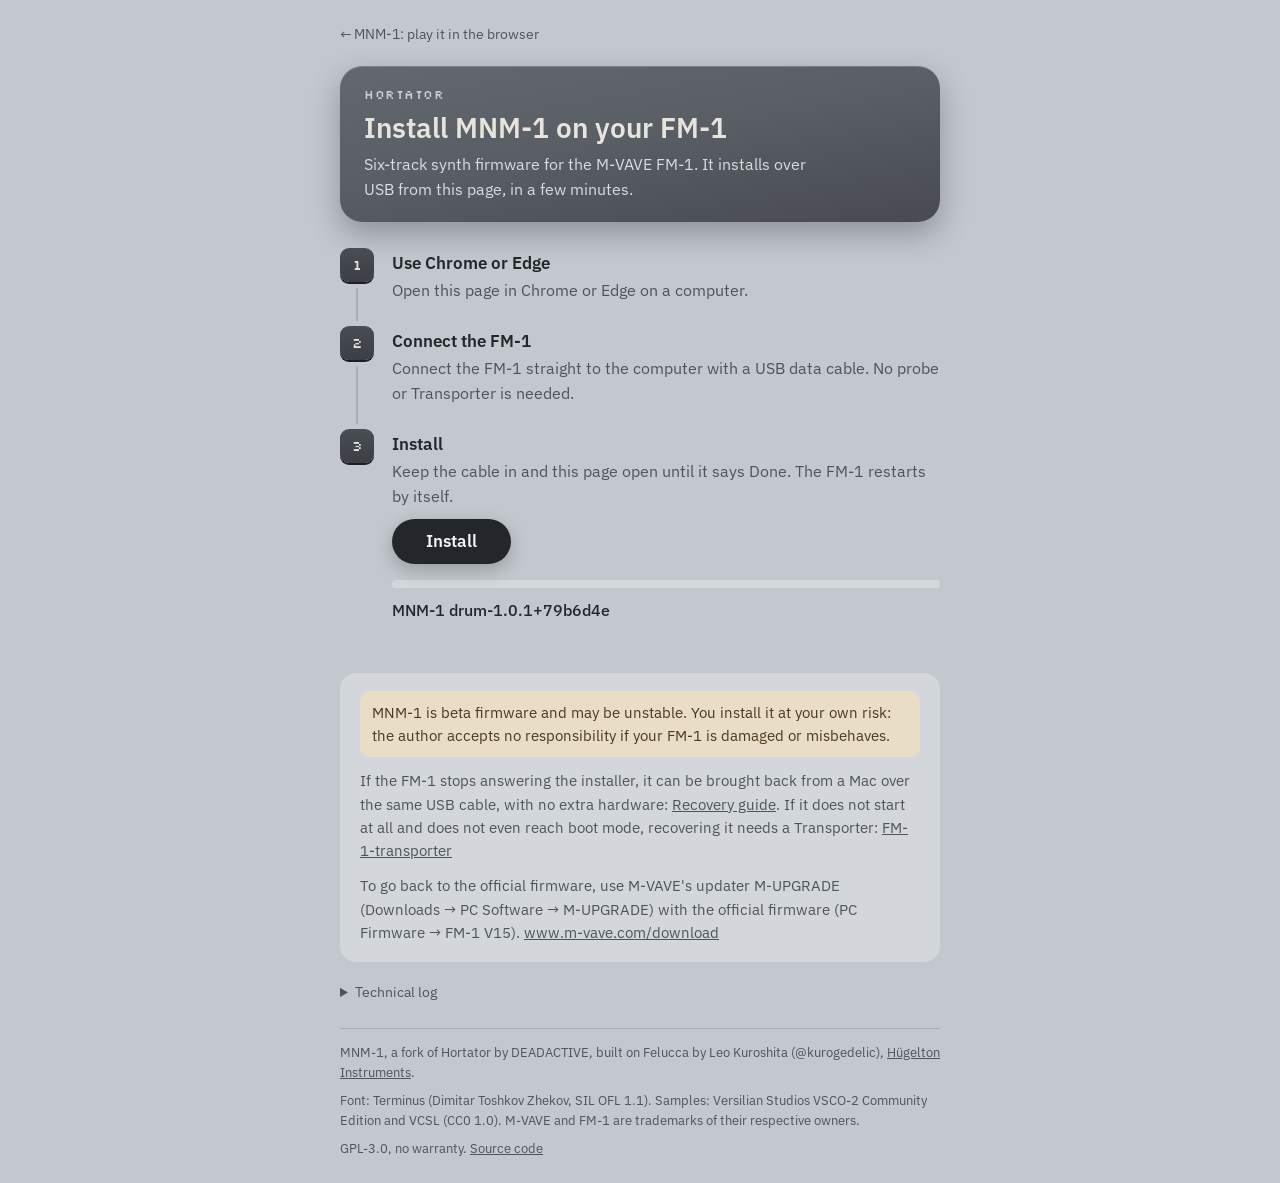
<file: webapp/installer/index.html>
<!doctype html>
<!-- SPDX-License-Identifier: GPL-3.0-only
     Copyright (C) 2026 Leo Kuroshita (@kurogedelic), Hügelton Instruments
     Drum machine fork: 2026 DEADACTIVE -->
<html lang="en">
<head>
<meta charset="utf-8">
<meta name="viewport" content="width=device-width, initial-scale=1">
<title>Install MNM-1</title>
<link rel="preconnect" href="https://fonts.googleapis.com">
<link rel="preconnect" href="https://fonts.gstatic.com" crossorigin>
<link href="https://fonts.googleapis.com/css2?family=IBM+Plex+Sans:wght@400;500;600&family=Silkscreen&display=swap" rel="stylesheet" media="print" onload="this.media='all'">
<style>
  :root {
    --backdrop: #c3c8ce; --ink: #23272c; --ink-soft: #4d545c; --panel: #5a5e65; --panel-ink: #e6e4dc;
    --card: #d3d7dc; --rule: #a9afb6; --warn-bg: #e9ddc7; --warn-ink: #4a3a1c; --accent: #23272c; --on-accent: #f3f4f6;
    color-scheme: light dark;
  }
  @media (prefers-color-scheme: dark) {
    :root:not([data-theme="light"]) { --backdrop: #1f2226; --ink: #e3e6ea; --ink-soft: #a7aeb6; --card: #2a2e33;
      --rule: #3c4249; --warn-bg: #3a3222; --warn-ink: #ead9b5; --accent: #e6e4dc; --on-accent: #1f2226; }
  }
  :root[data-theme="dark"] { --backdrop: #1f2226; --ink: #e3e6ea; --ink-soft: #a7aeb6; --card: #2a2e33;
    --rule: #3c4249; --warn-bg: #3a3222; --warn-ink: #ead9b5; --accent: #e6e4dc; --on-accent: #1f2226; }
  * { box-sizing: border-box; }
  body { margin: 0; background: var(--backdrop); color: var(--ink);
         font: 400 16px/1.55 "IBM Plex Sans", system-ui, sans-serif; padding: 16px; }
  a { color: inherit; }
  .back { display: inline-block; font-size: 14px; color: var(--ink-soft); text-decoration: none; margin: 8px 0 0; }
  .back:hover { color: var(--ink); text-decoration: underline; }
  main { max-width: 600px; margin: 0 auto; }
  .plate {
    margin: 20px 0 28px; padding: 22px 24px 20px; border-radius: 22px; color: var(--panel-ink);
    background: linear-gradient(170deg, #63676e, var(--panel) 45%, #474b51);
    box-shadow: 0 1px 0 rgba(255,255,255,.18) inset, 0 12px 30px rgba(20,24,30,.3);
  }
  .plate .silk { font: 13px/1 "Silkscreen", ui-monospace, monospace; letter-spacing: .04em; color: #c9ccd1; margin: 0 0 10px; }
  h1 { font-size: 28px; font-weight: 600; line-height: 1.2; margin: 0; }
  .plate p { margin: 8px 0 0; color: #d9dce0; max-width: 46ch; }
  ol.steps { list-style: none; counter-reset: step; padding: 0; margin: 0 0 28px; }
  ol.steps > li { counter-increment: step; position: relative; padding: 0 0 22px 52px; }
  ol.steps > li::before {
    content: counter(step); position: absolute; left: 0; top: -2px; width: 34px; height: 34px; border-radius: 9px;
    display: grid; place-items: center; font: 14px/1 "Silkscreen", ui-monospace, monospace;
    background: linear-gradient(180deg, #4a4e55, #3b3e44); color: #e6e4dc; box-shadow: 0 2px 0 #1c1e21;
  }
  ol.steps > li:not(:last-child)::after {
    content: ""; position: absolute; left: 16px; top: 38px; bottom: 4px; width: 2px; background: var(--rule);
  }
  ol.steps h2 { font-size: 17px; font-weight: 600; margin: 3px 0 2px; }
  ol.steps p { margin: 0; color: var(--ink-soft); }
  #go {
    font: 600 17px/1 "IBM Plex Sans", system-ui, sans-serif; margin: 10px 0 0; padding: 14px 34px; border: 0;
    border-radius: 999px; background: var(--accent); color: var(--on-accent); cursor: pointer;
    box-shadow: 0 6px 18px rgba(0,0,0,.22);
  }
  #go:disabled { opacity: .35; cursor: default; box-shadow: none; }
  #variants { border: 0; padding: 0; margin: 10px 0 4px; }
  #variants legend { padding: 0; font-weight: 500; }
  #variants label { display: block; margin: 4px 0 0; cursor: pointer; }
  #variants p { margin: 6px 0 0; font-size: 14px; }
  progress { -webkit-appearance: none; appearance: none; display: block; width: 100%; height: 8px; margin: 16px 0 0;
             border: 0; border-radius: 4px; background: var(--card); overflow: hidden; }
  progress::-webkit-progress-bar { background: var(--card); border-radius: 4px; }
  progress::-webkit-progress-value { background: var(--accent); border-radius: 4px; }
  progress::-moz-progress-bar { background: var(--accent); border-radius: 4px; }
  #status { margin: 10px 0 0; min-height: 1.55em; font-weight: 500; color: var(--ink); }
  #counted { margin: 6px 0 0; font-size: 13px; opacity: .75; }
  .notes { background: var(--card); border-radius: 16px; padding: 18px 20px; margin: 0 0 20px; }
  .notes p { margin: 0 0 12px; font-size: 15px; color: var(--ink-soft); }
  .notes p:last-child { margin-bottom: 0; }
  .notes .beta { background: var(--warn-bg); color: var(--warn-ink); border-radius: 10px; padding: 10px 12px; }
  details { margin: 0 0 24px; font-size: 14px; color: var(--ink-soft); }
  summary { cursor: pointer; }
  pre { font-size: 12px; white-space: pre-wrap; margin: 8px 0 0; }
  footer { font-size: 13px; color: var(--ink-soft); border-top: 1px solid var(--rule); padding-top: 14px; }
  footer p { margin: 0 0 8px; }
  :focus-visible { outline: 2px solid var(--ink); outline-offset: 3px; }
</style>
</head>
<body>
<main>
  <a class="back" href="../../">← MNM-1: play it in the browser</a>
  <header class="plate">
    <p class="silk">HORTATOR</p>
    <h1>Install MNM-1 on your FM-1</h1>
    <p>Six-track synth firmware for the M-VAVE FM-1. It installs over USB from this page, in a few minutes.</p>
  </header>

  <ol class="steps">
    <li><h2>Use Chrome or Edge</h2><p data-t="intro"></p></li>
    <li><h2>Connect the FM-1</h2><p data-t="direct"></p></li>
    <li>
      <h2>Install</h2>
      <p data-t="warn"></p>
      <fieldset id="variants" hidden>
        <legend data-t="which"></legend>
        <label><input type="radio" name="variant" value="std" checked> <span data-t="v_std"></span></label>
        <label><input type="radio" name="variant" value="ble"> <span data-t="v_ble"></span></label>
        <p data-t="v_ble_note"></p>
      </fieldset>
      <button id="go" disabled data-t="install"></button>
      <progress id="bar" max="100" value="0"></progress>
      <p id="status" role="status"></p>
      <p id="counted" data-t="counted" hidden></p>
    </li>
  </ol>

  <section class="notes" aria-label="Before you install">
    <p class="beta" data-t="beta"></p>
    <p><span data-t="brick"></span>
      <a href="https://github.com/DeadActive/hortator/blob/main/docs/RECOVERY.md" target="_blank" rel="noopener">Recovery
      guide</a>. <span data-t="brick2"></span>
      <a href="https://github.com/kurogedelic/FM-1-transporter" target="_blank" rel="noopener">FM-1-transporter</a></p>
    <p><span data-t="back"></span>
      <a href="https://www.m-vave.com/download" target="_blank" rel="noopener">www.m-vave.com/download</a></p>
  </section>

  <details>
    <summary>Technical log</summary>
    <pre id="log"></pre>
  </details>

  <footer>
    <p>MNM-1, a fork of Hortator by DEADACTIVE, built on Felucca by Leo Kuroshita (@kurogedelic),
      <a href="https://hugelton.com" target="_blank" rel="noopener">Hügelton Instruments</a>.</p>
    <p>Font: Terminus (Dimitar Toshkov Zhekov, SIL OFL 1.1). Samples: Versilian Studios VSCO-2 Community Edition and
      VCSL (CC0 1.0). M-VAVE and FM-1 are trademarks of their respective owners.</p>
    <p><span data-t="license"></span> <a href="../../source.tar.gz">Source code</a></p>
  </footer>
</main>
<script type="module">
// SPDX-License-Identifier: GPL-3.0-only
// Copyright (C) 2026 Leo Kuroshita (@kurogedelic), Hügelton Instruments
//
// FM-1 .fwsc packages in the browser: the package identity and the image the
// device reads during an update.

const BLOCKS = 20, BLK = 0x30, KEEP = 0x2F;

// the package identity ("FM-1_904"): one marker byte after each of the first 20 blocks
function productOf(fwsc) {
  if (fwsc.length < BLOCKS * BLK) throw new Error("not an FM-1 package (too short)");
  let s = "";
  for (let i = 0; i < BLOCKS; i++) {
    const m = fwsc[i * BLK + KEEP];
    if (m !== 0x7D) s += String.fromCharCode((m - i - 1) & 0xFF);
  }
  return s;
}

// the image the device addresses during an update: the .fwsc without the 20 marker bytes
function logicalImage(fwsc) {
  const out = new Uint8Array(fwsc.length - BLOCKS);
  for (let i = 0; i < BLOCKS; i++) out.set(fwsc.subarray(i * BLK, i * BLK + KEEP), i * KEEP);
  out.set(fwsc.subarray(BLOCKS * BLK), BLOCKS * KEEP);
  return out;
}

// SPDX-License-Identifier: GPL-3.0-only
// Copyright (C) 2026 Leo Kuroshita (@kurogedelic), Hügelton Instruments
//
// The FM-1 USB-MIDI update protocol over WebMIDI (after tools/fm1_install.py).
// Step 1: the running firmware (official
// or Felucca) reads parts of the package and stages the update loader. Step 2:
// the loader reads the whole image and writes it. Both steps are "the device
// asks, we answer": cmd 0x30 read requests on the logical image.

const HS_QUERY = [0xF0, 0x00, 0x32, 0x45, 0x00, 0x00, 0x00, 0x40, 0x7F, 0xF7];
const UPGRADE = [0xF0, 0x22, 0x24, 0x35, 0x7F, 0xF7];
const MAXDATA = 512;
const sleep = (ms) => new Promise((r) => setTimeout(r, ms));
const IS_OTA = (id) => /^ota-/i.test(id.model);

// errors carry a code the pages translate: notfound, model, stopped, noloader, lost, noreturn,
// mismatch (detail: the identity the device reports), badreq
function fail(code, msg, detail = "") { const e = new Error(msg); e.code = code; e.detail = detail; return e; }

function pack7(data) {
  const out = []; let acc = 0, nb = 0;
  for (const b of data) {
    acc |= b << nb; nb += 8;
    while (nb >= 7) { out.push(acc & 0x7F); acc >>>= 7; nb -= 7; }
  }
  if (nb) out.push(acc & 0x7F);
  return out;
}

function unpack7(s) {
  const out = []; let acc = 0, nb = 0;
  for (const b of s) {
    acc |= (b & 0x7F) << nb; nb += 7;
    while (nb >= 8) { out.push(acc & 0xFF); acc >>>= 8; nb -= 8; }
  }
  return out;
}

function response(addr, data, fl = 0) {
  const len = data.length;
  const body = [0x00, 0x59, 0x30, (len + 8) & 0xFF, ((len + 8) >> 8) & 0xFF, 0, fl,
    addr & 0xFF, (addr >>> 8) & 0xFF, (addr >>> 16) & 0xFF, (addr >>> 24) & 0xFF,
    len & 0xFF, (len >> 8) & 0xFF, 0, ...data];
  let s = 0;
  for (let i = 6; i < body.length; i++) s += body[i];
  body.push(~s & 0xFF);
  return [0xF0, ...pack7(body), 0xF7];
}

function parseRequest(pkt) {
  if (pkt[0] !== 0xF0 || pkt[pkt.length - 1] !== 0xF7) return null;
  const u = unpack7(pkt.slice(1, -1));
  if (u.length !== 15 || u[0] !== 0 || u[1] !== 0x59 || u[2] !== 0x30) return null;
  let s = 0;
  for (let i = 6; i < 14; i++) s += u[i];
  if ((~s & 0xFF) !== u[14]) return null;
  return { fl: u[6], addr: (u[7] | (u[8] << 8) | (u[9] << 16) | (u[10] << 24)) >>> 0, len: u[11] | (u[12] << 8) | (u[13] << 16) };
}

function parseIdentity(pkt) {
  const d = unpack7(pkt.slice(1, -1));
  if (d.length !== 34 || d[0] !== 0 || d[1] !== 0x59 || d[2] !== 0x11) return null;
  const txt = String.fromCharCode(...d.slice(6, 33)).replace(/\0+$/, "");
  const m = /^([^_]+)_(\d+)$/.exec(txt);
  return m ? { text: txt, model: m[1], version: parseInt(m[2], 10) } : null;
}

// one MIDI in/out pair with a SysEx queue
class Link {
  constructor(input, output) {
    this.input = input; this.output = output; this.q = []; this.waiter = null;
    input.onmidimessage = (ev) => {
      if (ev.data[0] !== 0xF0) return;
      this.q.push(Array.from(ev.data));
      if (this.waiter) { const w = this.waiter; this.waiter = null; w(); }
    };
  }
  get lost() { return this.input.state === "disconnected" || this.output.state === "disconnected"; }
  // false when the port is gone (unplugged): WebMIDI throws on a disconnected output
  send(bytes) {
    try { this.output.send(bytes); return true; } catch (_) { return false; }
  }
  drain() { this.q.length = 0; }
  async read(ms) {
    if (!this.q.length) {
      let tm;
      await Promise.race([new Promise((r) => { this.waiter = r; }), new Promise((r) => { tm = setTimeout(r, ms); })]);
      clearTimeout(tm);
      this.waiter = null;
    }
    return this.q.shift() || null;
  }
  close() { this.input.onmidimessage = null; }
}

async function handshake(link, tries = 3) {
  link.drain();
  for (let t = 0; t < tries; t++) {
    if (!link.send(HS_QUERY)) return null;
    const end = Date.now() + 1000;
    while (Date.now() < end) {
      const p = await link.read(end - Date.now());
      if (!p) break;
      const id = parseIdentity(p);
      if (id) return id;
    }
  }
  return null;
}

class Updater {
  constructor(access, log) {
    this.access = access;
    this.log = log || (() => {});
  }

  // every in/out pair with the same port name that answers the handshake
  async find(filter) {
    const outs = [...this.access.outputs.values()];
    for (const input of this.access.inputs.values()) {
      if (input.state === "disconnected") continue;
      if (!/fm-1|hortator|felucca|ota|composite|sinco|usb-midi/i.test(input.name || "")) continue;   // never probe other gear
      const output = outs.find((o) => o.name === input.name && o.state !== "disconnected");
      if (!output) continue;
      try { await input.open(); await output.open(); } catch (_) { continue; }
      const link = new Link(input, output);
      const id = await handshake(link, 2);
      if (id && (!filter || filter(id))) return { link, id, name: input.name };
      link.close();
    }
    return null;
  }

  async waitFor(filter, ms) {
    const end = Date.now() + ms;
    while (Date.now() < end) {
      const dev = await this.find(filter);
      if (dev) return dev;
      await sleep(1000);
    }
    return null;
  }

  // serve read requests until the device asks for one of the finish addresses; stops early
  // when the port disappears (lost: true) instead of waiting out idleMs
  async serve(link, image, finishAddr, idleMs, onProgress) {
    let served = 0, last = Date.now();
    for (;;) {
      const pkt = await link.read(1000);
      if (!pkt) {
        if (link.lost) return { served, finished: false, lost: true };
        if (Date.now() - last > idleMs) return { served, finished: false };
        continue;
      }
      const r = parseRequest(pkt);
      if (!r) continue;
      last = Date.now();
      if (r.addr === 0xE0000000 || r.addr === 0xF0000000) {
        link.send(response(r.addr, [...new TextEncoder().encode("success"), 0]));
        if (r.addr === finishAddr) return { served, finished: true };
        continue;
      }
      if (r.len > MAXDATA || r.addr + r.len > image.length) throw fail("badreq", `bad request ${r.addr.toString(16)}+${r.len}`);
      await sleep(10);
      if (!link.send(response(r.addr, Array.from(image.subarray(r.addr, r.addr + r.len)), r.fl))) {
        return { served, finished: false, lost: true };
      }
      served++;
      if (onProgress) onProgress(served, r.addr);
    }
  }

  // full install: running firmware -> loader -> new firmware
  async install(image, product, onStep) {
    const step = onStep || (() => {});
    const dev = await this.find((id) => !IS_OTA(id));
    if (!dev) throw fail("notfound", "FM-1 not found (USB cable, and no other app using it?)");
    const [model] = product.split("_");
    if (dev.id.model !== model) { dev.link.close(); throw fail("model", `the device is ${dev.id.text}, the package is for ${product}`); }
    step("start", dev.id.text);
    dev.link.send(UPGRADE);
    await sleep(2000);
    const s1 = await this.serve(dev.link, image, 0xE0000000, 8000, (n) => step("verify", n));
    dev.link.close();
    if (!s1.finished) throw fail(s1.lost ? "lost" : "stopped", `the device ${s1.lost ? "was disconnected" : "stopped"} after ${s1.served} requests: nothing was written`);
    step("loader");
    await sleep(3000);
    const ota = await this.waitFor((id) => id.model === "ota-" + model, 30000);
    if (!ota) throw fail("noloader", "the update loader did not appear. Replug the USB cable and press Install again: the device stays in update mode until it is finished.");
    const s2 = await this.write(ota, image, step);
    if (!s2.finished) throw fail(s2.lost ? "lost" : "stopped", `the loader ${s2.lost ? "was disconnected" : "stopped"} after ${s2.served} requests. Replug and press Install again to resume.`);
    step("reboot");
    await sleep(3000);
    const back = await this.waitFor((id) => !IS_OTA(id), 40000);
    if (!back) throw fail("noreturn", "the device did not come back: power-cycle it");
    back.link.close();
    if (back.id.text !== product) throw fail("mismatch", `installed, but the device reports ${back.id.text}`, back.id.text);
    step("done", back.id.text);
    return back.id.text;
  }

  // step 2 with the loader found by find()/waitFor()
  async write(ota, image, step) {
    ota.link.send(UPGRADE);
    await sleep(2000);
    const s2 = await this.serve(ota.link, image, 0xF0000000, 180000, (n) => step("write", n));
    ota.link.close();
    return s2;
  }

  // resume: the device is already in update mode (loader) -> true when the write finished
  async resume(image, onStep, product = null) {
    const model = product && product.split("_")[0];
    const ota = await this.find((id) => model ? id.model === "ota-" + model : IS_OTA(id));
    if (!ota) return false;
    const step = onStep || (() => {});
    const result = await this.write(ota, image, step);
    if (!result.finished) return false;
    if (product) {
      step("reboot");
      await sleep(3000);
      const back = await this.waitFor((id) => id.model === model, 40000);
      if (!back) throw fail("noreturn", "The FM-1 did not return after resuming the write.");
      back.link.close();
      if (back.id.text !== product) throw fail("mismatch", "The FM-1 reports a different firmware after resuming.", back.id.text);
      step("done", back.id.text);
    }
    return true;
  }
}

// SPDX-License-Identifier: GPL-3.0-only
// Drum machine fork: 2026 DEADACTIVE
// The site's counts (GoatCounter, https://www.goatcounter.com): page visits by GoatCounter's count.js, added from
// here only where the counter is on; one anonymous "install" event the installer sends after an install says Done
// (a plain request, whether count.js loaded or not: it never waits on it); the landing page shows the public count
// of installs beside its install button. No cookies, nothing about the device. Off when GC_CODE is empty, and on any
// page that is not the published site over https (localhost, a preview, a file, the tests). Used by the landing page
// (imported), the installer and the editor (inlined by web/make_site.py and tools/build_sim.sh).

// the GoatCounter site code (CODE.goatcounter.com); '' = the counter is off: no count.js, no ping, no count shown.
// The site's settings must allow "adding visitor counts on your website" for the count to be readable.
const GC_CODE = '';                         // MNM-1: off (Hortator's code counted DEADACTIVE's site)
const GC_EVENT = 'install';                          // the event's path (its name in the dashboard)
const LOCAL = /^(localhost|127\.\d+\.\d+\.\d+|\[::1\]|0\.0\.0\.0|.*\.local)$/;

// on: a code, and a page served over https from a real host
function counterOn(loc = globalThis.location, code = GC_CODE) {
  return !!(code && loc && loc.protocol === 'https:' && loc.hostname && !LOCAL.test(loc.hostname));
}

// page visits: GoatCounter's count.js (async), added once to the page's head where the counter is on; never throws
function loadPageCounter({ doc = globalThis.document, loc = globalThis.location, code = GC_CODE } = {}) {
  try {
    const src = 'https://gc.zgo.at/count.js';
    if (!counterOn(loc, code) || !doc || doc.querySelector(`script[src="${src}"]`)) return false;
    const s = doc.createElement('script');
    s.async = true;
    s.src = src;
    s.setAttribute('data-goatcounter', `https://${code}.goatcounter.com/count`);
    doc.head.append(s);
    return true;
  } catch {
    return false;
  }
}

// one event "install" titled with the firmware version: fire and forget. Returns at once (true: a request went out);
// never throws, and a failed request is ignored, so an install can never wait on it or fail because of it.
function countInstall(version, { code = GC_CODE, loc = globalThis.location, fetch = globalThis.fetch } = {}) {
  try {
    if (!counterOn(loc, code) || typeof fetch !== 'function') return false;
    const url = `https://${code}.goatcounter.com/count?p=${GC_EVENT}&e=true&t=${encodeURIComponent(version)}` +
      `&rnd=${Math.random().toString(36).slice(2)}`;
    const sent = fetch(url, { mode: 'no-cors', keepalive: true, credentials: 'omit', cache: 'no-store',
      referrerPolicy: 'no-referrer' });
    if (sent && typeof sent.catch === 'function') sent.catch(() => {});
    return true;
  } catch {
    return false;
  }
}

// the public count of installs (GoatCounter's visitor counter, cached by it for up to four hours) -> a number, or
// null when off, slow (timeout ms), failed, or missing
async function installCount({ code = GC_CODE, loc = globalThis.location, fetch = globalThis.fetch,
  timeout = 3000 } = {}) {
  if (!counterOn(loc, code) || typeof fetch !== 'function') return null;
  const ctl = new AbortController(), timer = setTimeout(() => ctl.abort(), timeout);
  try {
    const r = await fetch(`https://${code}.goatcounter.com/counter/${GC_EVENT}.json`,
      { credentials: 'omit', referrerPolicy: 'no-referrer', signal: ctl.signal });
    if (!r.ok) return null;
    const digits = String((await r.json())?.count ?? '').replace(/[^\d]/g, '');   // "1,234" -> 1234
    return digits && Number(digits) > 0 ? Number(digits) : null;
  } catch {
    return null;
  } finally {
    clearTimeout(timer);
  }
}

const $ = (id) => document.getElementById(id);
const TEXT = {
  en: {
    intro: "Open this page in Chrome or Edge on a computer.",
    direct: "Connect the FM-1 straight to the computer with a USB data cable. No probe or Transporter is needed.",
    warn: "Keep the cable in and this page open until it says Done. The FM-1 restarts by itself.",
    install: "Install",
    beta: "MNM-1 is beta firmware and may be unstable. You install it at your own risk: the author accepts no responsibility if your FM-1 is damaged or misbehaves.",
    brick: "If the FM-1 stops answering the installer, it can be brought back from a Mac over the same USB cable, with no extra hardware:",
    brick2: "If it does not start at all and does not even reach boot mode, recovering it needs a Transporter:",
    back: "To go back to the official firmware, use M-VAVE's updater M-UPGRADE (Downloads → PC Software → M-UPGRADE) with the official firmware (PC Firmware → FM-1 V15).",
    nomidi: "This browser cannot install firmware. Open the page in Chrome or Edge on a computer.", loadfail: "Could not load the firmware: ",
    start: "Starting", verify: "Verifying", loader: "Switching to update mode", write: "Writing",
    counted: "Counts visits and installs anonymously with GoatCounter: no cookies, no personal data.",
    reboot: "Restarting", done: "Done. The FM-1 restarts with MNM-1.", stopped: "Stopped. Replug the USB cable and press Install again.",
    error: "Error: ",
    denied: "MIDI (SysEx) access was not allowed. Allow MIDI in the site settings (address bar) and press Install again.",
    notfound: "FM-1 not found. Check the USB cable (a data cable), close other apps that use MIDI, and press Install again.",
    model: "The connected device is not an FM-1.",
    lost: "The USB connection was lost. Replug it and press Install again.",
    noloader: "The FM-1 in update mode was not found. Replug the USB cable and press Install again (it stays in update mode until it is finished).",
    noreturn: "The FM-1 did not come back. Power-cycle it.",
    mismatch: "Written, but the FM-1 reports another version: ",
    badpkg: "The firmware file is damaged. Reload the page.",
    leave: "Writing. Do not close the page.",
    license: "GPL-3.0, no warranty.",
    which: "Version",
    v_std: "MNM-1",
    v_ble: "MNM-1 + Bluetooth MIDI (experimental)",
    v_ble_note: "The same MNM-1 with Bluetooth MIDI added: MENU (hold HOME) > BLUETOOTH connects a BLE-MIDI keyboard or the M-VAVE SMC-Mixer (DAW mode: faders, knobs, mute, solo, record, transport). Bluetooth is off at every power-on until you turn it on there.",
  },
};
const lang = "en";
const t = (k) => TEXT[lang][k];
let lastKey = null, lastArg = "";
function applyLang() {
  document.documentElement.lang = lang;
  document.querySelectorAll("[data-t]").forEach((e) => { e.textContent = t(e.dataset.t); });
  if (lastKey) $("status").textContent = t(lastKey) + lastArg;
}
applyLang();
const sayK = (k, arg = "") => { lastKey = k; lastArg = arg; $("status").textContent = t(k) + arg; };
const say = (txt) => { lastKey = null; $("status").textContent = txt; };
const log = (t) => { $("log").textContent += t + "\n"; };
let image = null;
const meta = {"version": "drum-1.0.1+79b6d4e", "product": "FM-1_61000100", "pkg": "../../firmware/felucca-drum-1.0.1-79b6d4e.fwsc"};

let writing = false;
window.addEventListener("beforeunload", (e) => { if (writing) { e.preventDefault(); e.returnValue = t("leave"); } });

const load = async () => {
  if (!navigator.requestMIDIAccess) { sayK("nomidi"); return; }
  try {
    const r = await fetch(meta.pkg);
    if (!r.ok) throw new Error(`${meta.pkg}: HTTP ${r.status}`);
    const pkg = new Uint8Array(await r.arrayBuffer());
    if (productOf(pkg) !== meta.product) { sayK("badpkg"); return; }
    image = logicalImage(pkg);
    say(`MNM-1 ${meta.version}`);
    $("go").disabled = false;
  } catch (e) { sayK("loadfail", e.message); }
};
load();
loadPageCounter();
if (counterOn()) $("counted").hidden = false;
if ((meta.variants || []).length > 1) $("variants").hidden = false;
document.querySelectorAll('input[name="variant"]').forEach((r) => r.addEventListener("change", () => {
  const v = meta.variants.find((x) => x.id === r.value);
  if (!v || writing) return;
  meta.pkg = v.pkg;
  meta.version = v.version;
  image = null;
  $("go").disabled = true;
  const radios = document.querySelectorAll('input[name="variant"]');   // one download at a time: no stale image
  radios.forEach((x) => { x.disabled = true; });
  load().finally(() => radios.forEach((x) => { x.disabled = false; }));
}));

$("go").addEventListener("click", async () => {
  $("go").disabled = true;
  let midi;
  try { midi = await navigator.requestMIDIAccess({ sysex: true }); }
  catch (e) { sayK("denied"); $("go").disabled = false; return; }
  writing = true;
  try {
    const up = new Updater(midi, log);
    const total = 74 + 1167;
    const step = (k, a) => {
      log(`${k} ${a ?? ""}`);
      if (k === "start") sayK("start");
      if (k === "verify") { sayK("verify"); $("bar").value = (a / total) * 100; }
      if (k === "loader") sayK("loader");
      if (k === "write") { sayK("write"); $("bar").value = ((74 + a) / total) * 100; }
      if (k === "reboot") sayK("reboot");
      if (k === "done") { $("bar").value = 100; sayK("done"); countInstall(meta.version); }
    };
    const ota = await up.find((id) => /^ota-/i.test(id.model));
    if (ota) {
      ota.link.close();
      sayK((await up.resume(image, step, meta.product)) ? "done" : "stopped");   // waits for the reboot, checks the identity
    } else {
      await up.install(image, meta.product, step);
    }
  } catch (e) {
    if (e && e.code && TEXT[lang][e.code]) sayK(e.code, e.detail || "");
    else sayK("error", e && e.message);
    log(String(e && e.stack || e));
  }
  writing = false;
  $("go").disabled = false;
});
</script>
</body>
</html>
</file>
<file: sim.css>
/* SPDX-License-Identifier: GPL-3.0-only
 * Drum machine fork: 2026 DEADACTIVE */
/* The page as the FM-1's screen: its MONO palette (firmware/src/gfx.c: five steps of one colour plus white, in the
 * firmware's own roles), its typeface (Terminus 8 x 16, tests/sim_font.mjs, on its 16 px grid: 16, 32, 48, 64, 80),
 * blends dithered (dither.js), headings that glitch as they arrive. Only the device keeps its hardware greys. */
@font-face { font-family: "Hortator Terminus"; src: url("terminus.woff?v=6832e34897") format("woff"); font-display: swap; }
:root {
  --k: #000000;                                    /* the screen */
  --c1: #282828;                                   /* rules, separators */
  --c2: #505050;                                   /* inactive, empty, units */
  --c3: #828282;                                   /* labels */
  --c4: #bababa;                                   /* secondary text */
  --c5: #e2e2e2;                                   /* values, text */
  --w: #ffffff;                                    /* accent only: what is touched, where we are */
  --mono: "Hortator Terminus", ui-monospace, monospace;
  /* the device, a physical thing: its own greys */
  --body: #505050;
  --body-edge: #3c3c3c;
  --bed: #1e1e1e;
  --cap: #303030;
  --cap-top: #3e3e3e;
  --silk: #e2e2e2;
  --led: #ffffff;
  --focus: #ffffff;
  /* 2 px dither cells as tiles (dither.js draws the larger fields) */
  --d25: url("data:image/svg+xml,%3Csvg xmlns='http://www.w3.org/2000/svg' width='4' height='4' shape-rendering='crispEdges'%3E%3Crect width='2' height='2' fill='%23fff'/%3E%3C/svg%3E");
  --d50: url("data:image/svg+xml,%3Csvg xmlns='http://www.w3.org/2000/svg' width='4' height='4' shape-rendering='crispEdges'%3E%3Crect width='2' height='2' fill='%23fff'/%3E%3Crect x='2' y='2' width='2' height='2' fill='%23fff'/%3E%3C/svg%3E");
  color-scheme: dark;
}

* { box-sizing: border-box; }
[hidden] { display: none !important; }
html, body { margin: 0; }
body {
  background: var(--k);
  color: var(--c5);
  font: 16px/24px var(--mono);
  -webkit-font-smoothing: none;
  min-height: 100vh;
  display: flex;
  flex-direction: column;
  align-items: center;
  padding: 0 0 max(16px, env(safe-area-inset-bottom));
}
::selection { background: var(--w); color: var(--k); }

/* ---- page: the hero, then sections and footer in one column */
.install, .foot { width: min(100% - 32px, 1000px); }
button { font: inherit; }
.silk { font: 16px/1 var(--mono); letter-spacing: 0.25em; }
.cta {                                             /* the firmware's highlight: inverse on touch */
  display: inline-block; text-decoration: none; padding: 8px 20px; border: 2px solid var(--w);
  background: var(--w); color: var(--k); position: relative;
}
.cta.ghost { background: transparent; color: var(--w); }
.cta-slot { position: relative; display: inline-flex; }          /* the install count hangs under its button: */
.install-count { position: absolute; left: 0; top: 100%; margin-top: 8px; white-space: nowrap; color: var(--c5);
  background: var(--k); }                                          /* out of the flow, so nothing moves when it shows */
.install-count b { padding: 0 4px; color: var(--k); background: var(--w); font-weight: normal; }
.cta:hover { background: var(--k); color: var(--w); }
.cta.ghost:hover { background: var(--w); color: var(--k); }
.cta:focus-visible { outline: 2px dashed var(--w); outline-offset: 4px; }

/* the hero: a scroll track with a sticky stage; app.js maps the scroll to --p (0 far back and blurred .. 1 the
   simulator, flat and sharp). The stage is the screen's black with a dithered glow behind the device. */
.hero { position: relative; width: 100%; height: 420vh; }
.hero-end {                                     /* "Play it" lands in the middle of the steady stretch */
  position: absolute; left: 0; top: calc((100% - 100vh) * 0.8); height: 1px; width: 1px; pointer-events: none;
  scroll-snap-align: start; }
html { scroll-snap-type: y proximity; }
.hero-stage {
  position: sticky; top: 0; height: 100vh; overflow: hidden; perspective: 1500px; perspective-origin: 50% 40%;
  color: var(--c5); background-color: var(--k); image-rendering: pixelated;
  --hero-ink: var(--c5);
}
.hero-nav {
  position: absolute; top: 0; left: 0; right: 0; z-index: 5; display: flex; justify-content: space-between;
  align-items: center; padding: 16px max(16px, 4vw); color: var(--hero-ink);
}
.hero-nav a { color: var(--w); text-decoration: none; padding: 0 8px; border: 2px solid var(--w); }
.hero-nav a:hover { background: var(--w); color: var(--k); }
.scene { position: absolute; inset: 0; display: flex; align-items: center; justify-content: center;
  padding: 96px 0 118px;                         /* the device lands between the nav + power switch and the bar */
}
/* the dimming: an overlay's opacity, not a filter, and outside the blurred scene */
.scene-dim { position: absolute; inset: 0; background: var(--k); opacity: var(--dim, 0); pointer-events: none; }
.tilt { position: relative; transform-style: preserve-3d; will-change: transform; }
.tilt .fit { transform-style: preserve-3d; }
.desk-shadow {
  position: absolute; left: 50%; top: 50%; width: 70vw; height: 40vw; max-width: 1000px; max-height: 560px;
  transform: translate(-50%, -38%); border-radius: 50%;
  background: radial-gradient(closest-side, rgba(0,0,0,.7), rgba(0,0,0,0)); opacity: var(--shadow, 0.6);
}
.hero-copy {
  position: absolute; left: max(16px, 6vw); bottom: max(64px, 12vh); z-index: 4; max-width: 48rem;
  opacity: var(--copy, 1); transform: translateY(calc((1 - var(--copy, 1)) * -40px));
  pointer-events: var(--copy-events, auto);
}
.hero-copy h1 {
  font: 64px/64px var(--mono); margin: 0; max-width: 14ch; color: var(--w); text-transform: uppercase;
  text-shadow: 4px 4px 0 var(--k);
}
.hero-copy p { margin: 16px 0 0; max-width: 46ch; color: var(--c4); background: var(--k); }
.hero-copy .hero-count { color: var(--c5); }
.hero-copy .hero-count b { padding: 0 4px; color: var(--k); background: var(--w); font-weight: normal; }   /* the screen's inverted bars */
.hero-copy .hero-actions { display: flex; gap: 16px; flex-wrap: wrap; margin-top: 24px; background: none; }
.scroll-cue {
  position: absolute; right: max(16px, 4vw); bottom: 24px; margin: 0; color: var(--c3);
  opacity: var(--copy, 1); letter-spacing: 0.1em; z-index: 4;
}
.scroll-cue::after { content: ""; display: block; width: 2px; height: 32px; margin: 8px auto 0; background: currentColor;
  transform-origin: top; animation: cue 1.8s steps(6) infinite; }
@keyframes cue { 0% { transform: scaleY(0); } 50% { transform: scaleY(1); } 100% { transform: scaleY(1); opacity: 0; } }
/* the simulator's bar under the device: the power caption, Controls, Reset in one row; the reset confirm a pop-over
   above it and status notes float above it, so nothing in the row ever moves */
.play-bar {
  position: absolute; left: 50%; bottom: 20px; transform: translateX(-50%); z-index: 7; display: flex; gap: 12px;
  align-items: center; white-space: nowrap; color: var(--hero-ink);
  opacity: var(--arrived, 0); pointer-events: var(--arrived-events, none); transition: opacity 0.45s steps(4);
}
.power-note { color: var(--c4); margin-right: 8px; }
@media (max-width: 560px) {                       /* phones: the caption above the row, the row one line */
  .power-note { position: absolute; bottom: calc(100% + 8px); left: 50%; transform: translateX(-50%);
    width: max-content; max-width: calc(100vw - 32px); white-space: normal; text-align: center; margin: 0; }
  .play-bar { gap: 8px; }
  .bar-btn { padding: 0 8px; }
}
.bar-btn, .confirm button {
  background: var(--k); color: var(--c5); border: 2px solid var(--c3); padding: 2px 14px; cursor: pointer;
}
.bar-btn:hover, .confirm button:hover { border-color: var(--w); color: var(--w); }
.bar-btn[aria-expanded="true"] { background: var(--w); color: var(--k); border-color: var(--w); }
.confirm {
  position: absolute; bottom: calc(100% + 12px); right: 0; width: min(360px, calc(100vw - 32px)); white-space: normal;
  display: flex; flex-wrap: wrap; gap: 8px; padding: 14px 16px; background: var(--k); border: 2px solid var(--w);
}
.confirm p { flex-basis: 100%; margin: 0 0 4px; color: var(--c5); }
.play-bar .note { position: absolute; bottom: calc(100% + 8px); left: 50%; transform: translateX(-50%); width: max-content;
  max-width: calc(100vw - 32px); white-space: normal; text-align: center; margin: 0; color: var(--c4); pointer-events: none; }
.help {                                         /* a sheet over the stage, above the Controls bar that opens it */
  position: absolute; z-index: 8; left: 50%; bottom: 80px; transform: translateX(-50%); width: min(780px, 100% - 32px);
  display: grid; grid-template-columns: repeat(auto-fit, minmax(260px, 1fr)); gap: 0 32px; padding: 12px 20px 16px;
  background: var(--k); color: var(--c5); border: 2px solid var(--c3);
  max-height: calc(100vh - 150px); overflow: auto;   /* above the bar */
}
.help h2 { font: 16px/24px var(--mono); color: var(--w); margin: 8px 0 0; text-transform: uppercase; }
.help ul { margin: 0; padding-left: 16px; color: var(--c4); }
.note { min-height: 1.5em; margin: 6px 0 0; color: var(--c4); }

/* Controls beside the device on wide screens: the stage keeps the panel's width free, the device moves left and is
   fitted to what is left (app.js HELP_W); the change eases, only while it happens (.easing), so scrolling never lags */
@property --scale { syntax: '<number>'; inherits: true; initial-value: 1; }
.hero-stage { --help-w: 320px; }
.hero-stage.easing .device { transition: --scale .35s ease; }
.hero-stage.easing .fit { transition: width .35s ease, height .35s ease; }
.hero-stage.easing .scene { transition: padding .35s ease; }
@media (min-width: 900px) {
  .hero-stage.help-open .scene { padding-right: calc(var(--help-w) + 40px); }
  .hero-stage.help-open .help { left: auto; right: 24px; top: 96px; bottom: auto; transform: none; width: var(--help-w);
    grid-template-columns: 1fr; align-content: start; max-height: calc(100vh - 222px); }
  .hero-stage.help-open .more-cue { opacity: 0; pointer-events: none; }
}

/* depth: the panel's parts stand off its face; walls around its outline give the body its depth (app.js) */
.device { transform-style: preserve-3d; }
.device > .tray { translate: 0 0 1px; }
.device > .bezel { translate: 0 0 1px; }
.device > canvas.lcd { translate: 0 0 2px; }   /* in front of its bezel, behind the caps */
.device > .lbl { translate: 0 0 1px; }
.device > .btn { translate: 0 0 7px; }
.device > .key { translate: 0 0 5px; }
.device > .enc { translate: 0 0 9px; transform-style: preserve-3d; }
.device > .enc .cap { translate: 0 0 8px; }
.device > .walls { left: 0; top: 0; width: 0; height: 0; transform-style: preserve-3d; pointer-events: none; }
.walls > div { position: absolute; left: 0; top: 0; transform-origin: 0 0; backface-visibility: visible; }
.device > .glare {
  inset: 0; border-radius: 44px; pointer-events: none; translate: 0 0 12px; opacity: 0; overflow: hidden;
}
.glare-band {                                    /* a fixed gradient moved by transform: composited, never repainted */
  position: absolute; top: -40%; left: 0; width: 55%; height: 180%; will-change: transform;
  background: linear-gradient(90deg, transparent, rgba(255,255,255,.2) 50%, transparent);
}
.device.waiting { pointer-events: none; }
html { scroll-behavior: smooth; }
@media (prefers-reduced-motion: reduce) { html { scroll-behavior: auto; } }

/* ---- headings glitch as they arrive (dither.js initGlitch): the text torn into offset slices, a few frames */
.glitch { position: relative; }
.glitch.glitching { animation: glitch-base .5s steps(1, end) 1; }
.glitch.glitching::before, .glitch.glitching::after {
  content: attr(data-text); position: absolute; inset: 0; background: var(--k); pointer-events: none;
}
.glitch.glitching::before { color: var(--w); animation: glitch-a .5s steps(1, end) 1 forwards; }
.glitch.glitching::after { color: var(--c3); animation: glitch-b .5s steps(1, end) 1 forwards; }
@keyframes glitch-base { 0% { transform: translateX(0); } 20% { transform: translateX(-4px); } 40% { transform: translateX(4px); }
  60% { transform: translateX(0); opacity: .6; } 80% { opacity: 1; } }
@keyframes glitch-a {
  0% { clip-path: inset(8% 0 72% 0); transform: translateX(-12px); }
  20% { clip-path: inset(52% 0 30% 0); transform: translateX(16px); }
  40% { clip-path: inset(22% 0 60% 0); transform: translateX(-6px); }
  60% { clip-path: inset(70% 0 8% 0); transform: translateX(10px); }
  80% { clip-path: inset(40% 0 44% 0); transform: translateX(-20px); }
  100% { clip-path: inset(100% 0 0 0); transform: none; } }
@keyframes glitch-b {
  0% { clip-path: inset(60% 0 20% 0); transform: translateX(8px); }
  25% { clip-path: inset(12% 0 76% 0); transform: translateX(-14px); }
  50% { clip-path: inset(80% 0 4% 0); transform: translateX(6px); }
  75% { clip-path: inset(30% 0 50% 0); transform: translateX(12px); }
  100% { clip-path: inset(100% 0 0 0); transform: none; } }

/* ---- the features: eight chapters, each a piece computed by the firmware's own sound code (features.js), on a
   plate drawn as the screen draws its pages: black, rules in the darkest tone, values bright */
.features { width: 100%; color: var(--c5); padding: 96px max(16px, 5vw) 128px; background: var(--k); }
.features-head { max-width: 1180px; margin: 0 auto 32px; }
.features-head h2, .install-head h2 {
  font: 48px/48px var(--mono); margin: 0; max-width: 24ch; color: var(--w); text-transform: uppercase;
}
.features-head p { color: var(--c4); max-width: 60ch; margin: 16px 0 0; }
.dither-rule { display: block; height: 32px; margin: 0; image-rendering: pixelated; }   /* dither.js fills it */
.chapter { max-width: 1180px; margin: 0 auto; padding: 80px 0; display: grid; align-items: start;
  grid-template-columns: minmax(264px, 36ch) minmax(0, 1fr); gap: 48px; border-top: 2px solid var(--c1); }
.features-head + .chapter { border-top: 0; }
.ch-text { position: sticky; top: 10vh; }
.ch-text h3 { font: 32px/32px var(--mono); margin: 0 0 16px; color: var(--w); text-transform: uppercase; }
.ch-text p { margin: 0 0 8px; color: var(--c4); }
.ch-text p.where { margin-top: 16px; color: var(--c5); }
.device-screen { margin: 24px 0 0; }
.device-screen canvas { display: block; width: 240px; height: 240px; max-width: 100%; aspect-ratio: 1; padding: 12px;
  box-sizing: content-box; background: var(--k); image-rendering: pixelated; image-rendering: crisp-edges;
  border: 2px solid var(--c2); box-shadow: 6px 6px 0 var(--c1); }
.device-screen figcaption { margin-top: 16px; max-width: 268px; color: var(--c3); }
.plate { position: relative; min-height: 340px; display: grid; gap: 20px; align-content: start;
  background: var(--k); padding: 22px; border: 2px solid var(--c2); box-shadow: 8px 8px 0 var(--c1); }
.plate::before { content: ""; position: absolute; left: -2px; top: -2px; width: 16px; height: 16px;   /* the screen's corner */
  border-left: 2px solid var(--w); border-top: 2px solid var(--w); pointer-events: none; }
.features.lab-failed .plate[data-piece]:not([data-piece="ble"]):empty::after {
  content: "These pictures need WebAssembly, which this browser has turned off."; color: var(--c4); }
.plate .scope { display: block; width: 100%; height: 220px; }
.plate .lab-play { justify-self: end; display: inline-flex; align-items: center; gap: 10px; min-height: 40px;
  padding: 0 16px 0 12px; border: 2px solid var(--w); background: var(--k); color: var(--w); cursor: pointer; }
.plate .lab-play::before { content: ""; width: 0; height: 0; border-style: solid; border-width: 6px 0 6px 10px;
  border-color: transparent transparent transparent currentColor; }
.plate .lab-play:hover { background: var(--c1); }
.plate .lab-play[aria-pressed="true"] { background: var(--w); color: var(--k); }
.plate .lab-play[aria-pressed="true"]::before { width: 10px; height: 10px; border: 0; background: currentColor; }
.plate .lab-play:disabled { cursor: default; opacity: .6; }
.plate .knobs { display: flex; flex-wrap: wrap; gap: 16px 24px; }
.plate .knob { display: grid; justify-items: center; gap: 4px; min-width: 64px; }
.plate .knob .dial { position: relative; width: 56px; height: 56px; border-radius: 50%; cursor: grab; touch-action: none;
  background: conic-gradient(from -135deg, var(--w) calc(var(--f, 0) * 270deg), var(--c1) 0 270deg, transparent 0); }
.plate .knob .dial:active { cursor: grabbing; }
.plate .knob .cap { position: absolute; inset: 5px; border-radius: 50%; background: var(--k); border: 2px solid var(--c2); }
.plate .knob .cap::after { content: ""; position: absolute; left: 50%; top: 3px; width: 2px; height: 14px; margin-left: -1px;
  background: var(--w); }
.plate .knob .name, .plate .chip { font: 16px/1 var(--mono); }
.plate .knob .name { color: var(--c3); }
.plate .knob .val { color: var(--c5); line-height: 1; min-height: 16px; }
.plate .chips { display: flex; flex-wrap: wrap; gap: 6px; }
.plate .chip { min-height: 32px; padding: 0 8px; border: 2px solid var(--c2); background: var(--k); color: var(--c4); cursor: pointer; }
.plate .chip:hover { border-color: var(--c4); }
.plate .chip[aria-checked="true"] { background: var(--w); border-color: var(--w); color: var(--k); }
.plate .scopes { display: grid; gap: 18px; }
.plate .scope.gr { height: 110px; }
.plate .scope.per-step { height: 96px; }
.plate .lfo-groups { display: flex; flex-wrap: wrap; gap: 16px 40px; }
.plate .lfo-group { display: grid; gap: 12px; }
.plate .lfo-head { margin: 0; color: var(--c4); }
.plate .lfo-head::before { content: ""; display: inline-block; width: 16px; height: 4px; margin-right: 8px; vertical-align: middle; }
.plate .lfo-head.key-led::before { background: var(--w); }
.plate .lfo-head.key-warm::before { background: var(--k) var(--d50) 0 0 / 4px 4px; }
.plate .scopes.two { grid-template-columns: minmax(0, 2fr) minmax(0, 1fr); }
.plate .controls-row { display: flex; flex-wrap: wrap; align-items: flex-end; justify-content: space-between; gap: 20px; }
.plate .families { display: grid; grid-template-columns: repeat(auto-fill, minmax(min(100%, 228px), 1fr)); gap: 14px 22px; }
.plate .families.inline { display: flex; flex-wrap: wrap; gap: 14px 32px; }
.plate .family { display: grid; gap: 8px; align-content: start; }
.plate .family-name { color: var(--c3); }
.plate .play-slot { display: flex; align-items: center; gap: 16px; margin-left: auto; }
.plate .play-slot .lab-play { justify-self: auto; }
.plate .pad { width: 84px; height: 84px; border: 2px solid var(--c3); cursor: pointer; touch-action: none;
  font: 16px/1 var(--mono); color: var(--c5); background: var(--c1); box-shadow: 4px 4px 0 var(--c2); }
.plate .pad:hover { border-color: var(--w); }
.plate .pad.down, .plate .pad:active { transform: translate(4px, 4px); box-shadow: none; background: var(--w); color: var(--k); }
.plate .legend { display: flex; flex-wrap: wrap; gap: 6px 20px; margin: 0; color: var(--c3); }
.plate .legend span::before { content: ""; display: inline-block; width: 16px; height: 4px; margin-right: 8px;
  vertical-align: middle; background: var(--c2); }
.plate .legend .key-led::before { background: var(--w); }
.plate .legend .key-warm::before { background: var(--k) var(--d50) 0 0 / 4px 4px; }
.plate .lane { display: grid; grid-template-columns: repeat(16, minmax(0, 1fr)); gap: 6px 4px; }
.plate .lane-step { display: grid; gap: 4px; justify-items: stretch; padding: 4px 0; }
.plate .lane-step.now { background: var(--c1); }
.plate .step-pad { height: 32px; border: 2px solid var(--c1); background: var(--k); cursor: pointer; padding: 0; }
.plate .lane-step.beat .step-pad { border-color: var(--c2); }
.plate .step-pad[aria-pressed="true"] { background: var(--c2); }
.plate .step-pad.fired { background: var(--w); border-color: var(--w); }
.plate .step-tag { min-height: 32px; padding: 0; border: 0; background: none; color: var(--c3); cursor: pointer;
  font: 16px/16px var(--mono); white-space: pre; overflow: hidden; }
.plate .step-tag[aria-pressed="true"] { background: var(--w); color: var(--k); }
.plate .step-tag:disabled { cursor: default; }
.plate .sel-name { align-self: center; margin: 0 8px 0 0; min-width: 4.5em; color: var(--w); }
.plate .scope.dice { height: 168px; }
.plate .dice-caption { margin-top: -8px; }
.plate .live-row { display: flex; flex-wrap: wrap; gap: 20px 40px; padding-top: 16px; border-top: 2px solid var(--c1); }
.plate .live-group { display: grid; gap: 10px; align-content: start; justify-items: start; }
.plate .live-group .family-name { margin: 0; }
.plate .live-btn { min-height: 36px; padding: 0 14px; border: 2px solid var(--c3); background: var(--k); color: var(--c5); cursor: pointer; }
.plate .live-btn:hover { border-color: var(--w); }
.plate .live-btn.quiet { border-color: transparent; color: var(--c3); }
.plate .live-btn.rec[aria-pressed="true"] { background: var(--w); color: var(--k); border-color: var(--w);
  animation: wait-blink .5s steps(2, jump-none) infinite; }
.plate .live-state { min-height: 24px; color: var(--c4); }
.plate .live-state.waiting { color: var(--w); animation: wait-blink .5s steps(2, jump-none) infinite; }
@keyframes wait-blink { 50% { opacity: .35; } }
@media (prefers-reduced-motion: reduce) { .plate .live-state.waiting, .plate .live-btn.rec { animation: none; } }
.plate .motion-row { display: flex; align-items: center; gap: 16px; }
.plate .scope.motion { width: min(320px, 50vw); height: 56px; }
.plate .motion-btns { display: flex; gap: 8px; }
.plate .grids-stage { display: grid; grid-template-columns: 200px minmax(0, 1fr); gap: 24px; align-items: center; }
.plate .scope.xy { width: 200px; height: 200px; cursor: crosshair; touch-action: none; border: 2px solid var(--c1); }
.plate .scope.lanes { height: 168px; }
.plate .chain { display: flex; flex-wrap: wrap; align-items: stretch; gap: 10px; }
.plate .stage { position: relative; display: grid; justify-items: center; align-content: start; gap: 8px; padding: 8px 6px 10px;
  border: 2px solid var(--c1); min-width: 76px; opacity: .5; }
.plate .stage.on, .plate .stage.voice { opacity: 1; border-color: var(--c2); }
.plate .stage.voice { justify-content: center; align-content: center; }
.plate .stage:not(.send)::after { content: ""; position: absolute; right: -12px; top: 50%; width: 10px; height: 2px; background: var(--c2); }
.plate .stage-name { border: 0; background: none; padding: 2px 6px; cursor: pointer; color: var(--c4); font: 16px/1 var(--mono); }
.plate .stage.on .stage-name { color: var(--k); background: var(--w); }
.plate .stage-name.fixed { cursor: default; }
.plate .sends { display: flex; gap: 10px; padding-left: 14px; margin-left: 4px; border-left: 2px dashed var(--c2); }
.plate .perform { display: grid; gap: 10px; }
.plate .perform .family-name { margin: 0; }
.plate .perform-keys { display: flex; flex-wrap: wrap; gap: 10px 18px; }
.plate .key-group { display: flex; gap: 6px; }
.plate .perf-key { width: 74px; min-height: 64px; padding: 8px 4px; border: 2px solid var(--c2); border-top: 0; cursor: pointer;
  touch-action: none; user-select: none; -webkit-user-select: none; background: var(--k);
  box-shadow: inset 0 -6px 0 var(--c1); color: var(--c4); text-align: center; font: 16px/16px var(--mono); }
.plate .perf-key:hover { border-color: var(--c4); }
.plate .perf-key.down { background: var(--w); color: var(--k); border-color: var(--w); box-shadow: none; transform: translateY(2px); }
.plate .ble-stage { display: grid; grid-template-columns: auto minmax(60px, 1fr) auto; align-items: center; gap: 0 4px; }
.plate .ble-node { display: grid; justify-items: center; gap: 4px; padding: 14px 16px; border: 2px solid var(--c2);
  background: var(--k); transition: opacity .4s steps(4), border-color .4s; }
.plate .ble-node.fm1 { border-color: var(--c4); }
.plate .ble-name { font: 16px/1.2 var(--mono); color: var(--w); }
.plate .ble-sub { color: var(--c3); }
.plate .ble-node.fm1 .ble-sub { color: var(--c4); }
.plate.ble:not([data-step="2"]):not([data-step="3"]) .ble-node.ctl { opacity: .3; }
.plate .ble-faders { display: flex; gap: 18px; height: 46px; margin-bottom: 4px; }
.plate .ble-fader { position: relative; width: 4px; background: var(--c1); }
.plate .ble-levels { display: flex; gap: 6px; height: 46px; align-items: flex-end; margin-bottom: 4px; }
.plate .ble-level { position: relative; width: 12px; height: 100%; border: 2px solid var(--c2); }
.plate .ble-level i { position: absolute; left: 0; right: 0; bottom: 0; height: 60%; background: var(--c5); transition: height .15s steps(3); }
.plate .ble-fader i { position: absolute; left: -6px; top: 0; width: 16px; height: 8px; background: var(--c4);
  transition: transform .15s steps(3); }
.plate .ble-air { position: relative; height: 120px; overflow: hidden; }
.plate .ble-link { position: absolute; left: 0; right: 0; top: 50%; border-top: 2px dashed var(--c2); }
.plate.ble[data-step="2"] .ble-link, .plate.ble[data-step="3"] .ble-link { border-top: 2px solid var(--w); }
.plate .ble-rings span { position: absolute; left: 0; top: 50%; width: 30px; height: 30px; margin: -15px 0 0 -15px; border-radius: 50%;
  border: 2px dashed var(--w); opacity: 0; }
.plate.ble[data-step="1"] .ble-rings span { animation: ble-ring 1.8s steps(9) infinite; }
.plate.ble[data-step="1"] .ble-rings span:nth-child(2) { animation-delay: .6s; }
.plate.ble[data-step="1"] .ble-rings span:nth-child(3) { animation-delay: 1.2s; }
@keyframes ble-ring { from { transform: scale(.4); opacity: .8; } to { transform: scale(12); opacity: 0; } }
.plate .ble-packet { position: absolute; right: 0; top: 50%; width: 8px; height: 8px; margin-top: -4px;
  background: var(--w); animation: ble-fly .9s steps(12) forwards; }
@keyframes ble-fly { to { right: calc(100% - 8px); } }
.plate .ble-row { display: flex; flex-wrap: wrap; gap: 20px 28px; align-items: flex-start; }
.plate .ble-side { flex: 1 1 340px; display: grid; gap: 14px; }
.plate .ble-status { display: flex; flex-wrap: wrap; justify-content: space-between; gap: 10px; }
.plate .ble-states { display: flex; flex-wrap: wrap; gap: 6px; }
.plate .ble-state { font: 16px/1 var(--mono); padding: 6px 6px; border: 2px solid var(--c1); color: var(--c2); }
.plate .ble-state.on { color: var(--k); background: var(--w); border-color: var(--w); }
.plate .ble-console { list-style: none; margin: 0; padding: 12px 14px; background: var(--k); border: 2px solid var(--c1);
  display: grid; gap: 8px; font: 16px/24px var(--mono); color: var(--c2); }
.plate .ble-console li { display: flex; flex-wrap: wrap; gap: 0 16px; }
.plate .ble-console code { color: inherit; font: inherit; min-width: 9em; }
.plate .ble-console code::before { content: "> "; color: var(--c2); }
.plate .ble-console li.done { color: var(--c3); }
.plate .ble-console li.now { color: var(--w); }
.plate .ble-next { flex: 0 1 200px; display: grid; gap: 6px; padding: 14px; border: 2px dashed var(--c2); opacity: .7; }
@media (prefers-reduced-motion: reduce) {
  .plate .ble-rings span, .plate .ble-packet { animation: none; display: none; }
}
.plate :focus-visible { outline: 2px dashed var(--focus); outline-offset: 3px; }
@media (max-width: 860px) {                       /* phones: the text, then its plate */
  .features { padding-top: 64px; }
  .chapter { grid-template-columns: minmax(0, 1fr); gap: 24px; padding: 48px 0; }
  .ch-text { position: static; }
  .plate { padding: 14px; min-height: 260px; box-shadow: 4px 4px 0 var(--c1); }
  .plate .knobs { gap: 14px 18px; }
  .plate .lane { grid-template-columns: repeat(8, minmax(0, 1fr)); }
  .plate .grids-stage { grid-template-columns: minmax(0, 1fr); justify-items: center; }
  .plate .perf-key { width: 62px; }
  .plate .sends { padding-left: 0; margin-left: 0; border-left: 0; }
  .plate .ble-node { padding: 10px 8px; }
  .plate .ble-air { height: 90px; }
  .plate .ble-console code { min-width: 0; }
  .plate .scope.lanes { width: 100%; }
  .plate .scopes.two { grid-template-columns: minmax(0, 1fr); }
  .plate .scope { height: 170px; }
  .plate .scope.spec { height: 140px; }
  .plate .families { display: flex; overflow-x: auto; gap: 22px; margin: 0 -14px; padding: 0 14px 6px;   /* one strip */
    scroll-snap-type: x proximity; scrollbar-width: thin; }
  .plate .family { flex: none; scroll-snap-align: start; }
  .plate .family .chips { flex-wrap: nowrap; }
}
.mini { position: absolute; left: 0; top: 0; width: 1000px; height: 620px; transform-origin: 0 0; border-radius: 44px;
  background: var(--k); border: 6px solid var(--c3); }
.mini > div { position: absolute; }
.mini .m-bezel { background: var(--k); border: 4px solid var(--c2); border-radius: 22px; }
.mini .m-lcd { background: var(--c1); }
.mini .m-oct, .mini .m-buttons, .mini .m-keys { background: var(--k); border: 4px solid var(--c1); border-radius: 18px; }
.mini .m-btn { background: var(--c2); border-radius: 9px; }
.mini .m-key { background: var(--c2); border-radius: 999px; }
.mini .m-enc { background: var(--k); border-radius: 50%; box-shadow: 0 0 0 6px var(--c3); }
.where b { font: 12px/1 "Silkscreen", ui-monospace, monospace; letter-spacing: 0.04em; padding: 3px 6px 2px;
  border: 2px solid var(--c3); color: var(--c5); vertical-align: 1px; }

.beta { max-width: 640px; margin: 0 0 20px; padding: 10px 14px; color: var(--c4); border: 2px dashed var(--c3); }

/* install: the connection as a diagram (laptop, a USB cable with light travelling along it, the FM-1), the three
   steps under its three parts, then what is new in this build beside the way to the installer */
.install { padding: 96px 0 0; }
.install-head p { color: var(--c4); max-width: 56ch; margin: 16px 0 0; }
.cable-diagram, .install-steps { display: grid; grid-template-columns: 30% 1fr 40%; column-gap: 0; }
.cable-diagram { align-items: center; margin: 48px 0 0; }
.laptop .lid {
  position: relative; aspect-ratio: 16 / 10; border: 4px solid var(--c3); border-bottom-width: 8px; background: var(--k); overflow: hidden;
}
.laptop .bar { position: absolute; left: 0; right: 0; top: 0; height: 14%; background: var(--c1); }
.laptop .bar::before { content: ""; position: absolute; left: 6%; top: 34%; width: 22%; height: 32%; background: var(--c2); }
.laptop .ghost-btn {
  position: absolute; left: 12%; top: 44%; padding: 0.2em 0.8em; background: var(--w); color: var(--k);
  font: 16px/1.2 var(--mono);
}
.laptop .ghost-line { position: absolute; left: 12%; right: 12%; top: 74%; height: 6%; background: var(--c1); }
.laptop .ghost-line::after { content: ""; position: absolute; inset: 0; width: 0; background: var(--k) var(--d50) 0 0 / 4px 4px;
  animation: write 6s steps(16) infinite; }
@keyframes write { 0%, 12% { width: 0; } 70%, 88% { width: 100%; } 100% { width: 100%; opacity: 0; } }
.laptop .deck { height: 10px; margin: 0 -7%; background: var(--c3); }
.usb { position: relative; height: 4px; margin: 0 6px; }
.usb .wire { position: absolute; inset: 0; background: var(--c2); }
.usb::before, .usb::after { content: ""; position: absolute; top: -6px; width: 16px; height: 16px; background: var(--c3); }
.usb::before { left: -6px; }
.usb::after { right: -6px; }
.usb .pulse { position: absolute; inset: 0; animation: travel 2.4s steps(24) infinite; }   /* moved by transform only */
.usb .pulse.late { animation-delay: 1.2s; }
.usb .pulse::after { content: ""; position: absolute; left: 0; top: -4px; width: 12px; height: 12px; background: var(--w); }
@keyframes travel { from { transform: translateX(0); opacity: 0; } 10% { opacity: 1; } 90% { opacity: 1; }
  to { transform: translateX(calc(100% - 12px)); opacity: 0; } }
.fm1-shot { position: relative; aspect-ratio: 1000 / 620; }
.install-steps { list-style: none; counter-reset: step; padding: 0; margin: 24px 0 0; column-gap: 28px; }
.install-steps li { counter-increment: step; position: relative; padding-left: 48px; }
.install-steps li::before {
  content: counter(step); position: absolute; left: 0; top: 0; width: 32px; height: 32px; display: grid; place-items: center;
  font: 32px/1 var(--mono); color: var(--k); background: var(--w);
}
.install-steps h3 { font: 16px/24px var(--mono); color: var(--w); margin: 4px 0 4px; text-transform: uppercase; }
.install-steps p { margin: 0; color: var(--c4); }
.install-grid { display: grid; grid-template-columns: 1fr 1fr; gap: 56px; margin: 64px 0 0; align-items: start; }
.fw-version { margin: 0; color: var(--c3); }
.whats-new h3 { font: 32px/32px var(--mono); color: var(--w); margin: 8px 0 16px; text-transform: uppercase; }
.whats-new ul { list-style: none; margin: 0; padding: 0; }
.whats-new li { padding: 12px 0; border-top: 2px solid var(--c1); color: var(--c4); }
.whats-new li span { display: -webkit-box; -webkit-line-clamp: 3; -webkit-box-orient: vertical; overflow: hidden; }
.whats-new li b { color: var(--w); font-weight: 400; }
.cta.big { padding: 12px 32px; }
.install-go .beta { margin: 24px 0 16px; }
.install-go details { border-top: 2px solid var(--c1); padding: 12px 0; }
.install-go summary { cursor: pointer; color: var(--c5); }
.install-go summary:hover { color: var(--w); }
.install-go details p { color: var(--c4); margin: 8px 0 0; }
.install-go a:not(.cta), .foot a { color: var(--w); }
@media (max-width: 760px) {
  .cable-diagram { grid-template-columns: 34% 1fr 44%; }
  .install-steps, .install-grid { grid-template-columns: 1fr; }
  .install-steps { row-gap: 18px; }
  .install-grid { gap: 36px; }
}
@media (prefers-reduced-motion: reduce) { .usb .pulse, .laptop .ghost-line::after, .more-cue span, .power-toggle.ready .knob { animation: none; } }

.foot {                                          /* three parts: the name, the ways around, the credits */
  display: grid; grid-template-columns: 1.1fr 0.9fr 1.6fr; gap: 40px; margin-top: 64px; padding: 24px 0 8px; color: var(--c3);
}
.foot p { margin: 0 0 8px; max-width: 60ch; }
.foot-mark { font-size: 32px; line-height: 32px; letter-spacing: .1em; color: var(--w); margin-bottom: 16px !important; }
.foot-nav { display: flex; flex-direction: column; gap: 8px; }
.foot-nav a { color: var(--c5); text-decoration: none; }
.foot-nav a::before { content: "> "; color: var(--c2); }
.foot-nav a:hover { color: var(--k); background: var(--w); }
.foot-band { width: 100%; height: 48px; margin-top: 96px; }   /* the dithered fade into the footer (dither.js) */
@media (max-width: 760px) { .foot { grid-template-columns: 1fr; gap: 24px; } }

/* ---- the device: drawn at its design size, scaled to fit (app.js sets --scale and the layout) */
.fit { position: relative; }
.device {
  position: absolute; left: 0; top: 0; transform-origin: 0 0; transform: scale(var(--scale, 1));
  background: linear-gradient(170deg, #5c5c5c, var(--body) 40%, var(--body-edge));
  border-radius: 44px;
  box-shadow: 0 1px 0 rgba(255, 255, 255, 0.18) inset, 0 -2px 0 rgba(0, 0, 0, 0.25) inset, 0 18px 40px rgba(0, 0, 0, 0.5);
  touch-action: none; user-select: none; -webkit-user-select: none; -webkit-touch-callout: none;
}
.device::after {                                 /* its plastic, dithered */
  content: ""; position: absolute; inset: 0; border-radius: inherit; pointer-events: none; opacity: .06;
  background: var(--d25) 0 0 / 4px 4px;
}
.device > * { position: absolute; }
.tray { background: var(--bed); border-radius: 18px; box-shadow: 0 2px 3px rgba(0, 0, 0, 0.5) inset; }
.tray.keybed { border-radius: 26px; }
.bezel { background: #101010; border-radius: 22px; box-shadow: 0 0 0 3px #3a3a3a, 0 2px 4px rgba(0, 0, 0, 0.5) inset; }
canvas.lcd { image-rendering: pixelated; image-rendering: crisp-edges; border-radius: 4px; background: #000; }

.lbl {
  font-family: "Silkscreen", ui-monospace, monospace; font-size: 13px; color: var(--silk);
  text-align: center; pointer-events: none; white-space: nowrap; line-height: 1;
}
.enc { border-radius: 50%; cursor: ns-resize; }
.enc .skirt {
  position: absolute; inset: 0; border-radius: 50%;
  background: radial-gradient(circle at 40% 35%, #4b4b4b, #1f1f1f 70%);
  box-shadow: 0 3px 6px rgba(0, 0, 0, 0.5);
}
.enc .cap {
  position: absolute; inset: 7px; border-radius: 50%;
  background: repeating-conic-gradient(#2c2c2c 0 4deg, #353535 4deg 8deg);
  transform: rotate(var(--turn, 0deg));
}
.enc .cap::after {
  content: ""; position: absolute; left: 50%; top: 3px; width: 3px; height: 11px; margin-left: -1.5px;
  border-radius: 2px; background: var(--silk);
}
.enc.master .cap::after { background: #fff; height: 9px; }

.btn {
  border-radius: 9px; cursor: pointer;
  background: linear-gradient(180deg, var(--cap-top), var(--cap));
  box-shadow: 0 2px 0 #1c1c1c, 0 3px 5px rgba(0, 0, 0, 0.45);
  display: flex; align-items: center; justify-content: center;
  font-family: "Silkscreen", ui-monospace, monospace; font-size: 12px; color: #9c9c9c;
  transition: color 60ms;
}
.btn.down { transform: translateY(2px); box-shadow: 0 0 0 #1c1c1c, 0 1px 2px rgba(0, 0, 0, 0.5); }
.btn.lit { color: var(--led); text-shadow: 0 0 6px rgba(255, 255, 255, 0.9), 0 0 14px rgba(255, 255, 255, 0.45); }
.btn.latched { outline: 2px dashed var(--silk); outline-offset: 3px; }
.btn small { display: block; font-size: 10px; }
.btn .two { text-align: center; line-height: 1.15; }

.key {
  border-radius: 999px; cursor: pointer;
  background: linear-gradient(180deg, #464646, #363636);
  box-shadow: 0 2px 0 #191919, 0 3px 5px rgba(0, 0, 0, 0.5);
}
.key .stripe {
  position: absolute; left: 50%; top: 18%; bottom: 18%; width: 5px; margin-left: -2.5px; border-radius: 3px;
  background: #707070; transition: background 50ms, box-shadow 50ms;
}
.key.down { transform: translateY(2px); box-shadow: 0 0 0 #191919, 0 1px 2px rgba(0, 0, 0, 0.5); }
.key.lit .stripe { background: var(--led); box-shadow: 0 0 8px 2px rgba(255, 255, 255, 0.8); }
.hint {
  position: absolute; left: 0; right: 0; bottom: 6px; text-align: center;
  font: 16px/1 var(--mono); color: var(--c4); pointer-events: none;
}
.show-hints .hint { display: block; }
.hint { display: none; }
.btn .hint { bottom: -18px; color: var(--silk); }

.device :focus-visible { outline: 2px dashed var(--focus); outline-offset: 3px; }

/* ---- power: page UI only, nothing on the device. The switch sits above it, a leader line down to the top edge where
   the FM-1 has its switch. Until the first flip its knob nudges toward on. */
.device.powered-off canvas.lcd { opacity: .12; transition: opacity .3s; }
.device.powered-off .lit { color: inherit; text-shadow: none; }
.device.powered-off .key.lit .stripe { background: #707070; box-shadow: none; }
.power-ui { position: absolute; left: 0; top: 0; z-index: 7; opacity: var(--arrived, 0); pointer-events: var(--arrived-events, none);
  transition: opacity .45s steps(4); }
.power-toggle, .power-label { position: absolute; left: 0; top: 0; }
.power-toggle {
  width: 46px; height: 26px; padding: 0; border-radius: 999px; cursor: pointer;
  background: var(--k); border: 2px solid var(--c5); transition: background .2s, border-color .2s;   /* opaque: the line ends under it */
}
.power-toggle .knob { position: absolute; left: 3px; top: 3px; width: 16px; height: 16px; border-radius: 50%;
  background: var(--c5); transition: transform .2s steps(4), background .2s; }
.power-toggle.on { background: var(--w); border-color: var(--w); }
.power-toggle.on .knob { transform: translateX(20px); background: var(--k); }
.power-toggle.ready .knob { animation: nudge 2.4s steps(1, end) infinite; }
@keyframes nudge {                                 /* a small push toward on, twice, then rest */
  0%, 55%, 100% { transform: translateX(0); }
  63% { transform: translateX(6px); } 70% { transform: translateX(0); } 76% { transform: translateX(4px); } 82% { transform: translateX(0); }
}
.power-toggle:disabled { cursor: progress; opacity: .6; }
.power-toggle:focus-visible { outline: 2px dashed var(--w); outline-offset: 3px; }
.power-label { color: var(--c5); white-space: nowrap; pointer-events: none; }
.power-lead { position: absolute; width: 2px; margin-left: -1px; background: var(--c3); pointer-events: none; }
.power-lead::after { content: ""; position: absolute; left: -2px; bottom: -3px; width: 6px; height: 6px; background: var(--c5); }   /* the dot where the FM-1 has its switch */

/* "more below": while the simulator holds the screen, a cue that the page goes on */
.more-cue {
  position: absolute; right: max(16px, 4vw); bottom: 24px; z-index: 6; display: flex; flex-direction: column;
  align-items: center; gap: 0; color: var(--c4); text-decoration: none;
  opacity: var(--arrived, 0); pointer-events: var(--arrived-events, none); transition: opacity .45s steps(4);
}
.more-cue span { line-height: 1; animation: bob 1.6s steps(2, jump-none) infinite; }
.more-cue:hover { color: var(--w); }
@keyframes bob { 0%, 100% { transform: translateY(0); } 50% { transform: translateY(6px); } }
@media (max-width: 760px) { .more-cue { bottom: auto; top: 16px; right: 50%; transform: translateX(50%); flex-direction: row; gap: 8px; } }

/* type on its grid: whole multiples of 16 px only */
@media (max-width: 1000px) { .hero-copy h1 { font-size: 48px; line-height: 48px; } }
@media (max-width: 560px) {
  .hero-copy h1 { font-size: 32px; line-height: 32px; }
  .features-head h2, .install-head h2 { font-size: 32px; line-height: 32px; }
  .hero-copy { bottom: 64px; }
}
@media (max-height: 520px) {                          /* phones held sideways: smaller copy */
  .hero-copy h1 { font-size: 32px; line-height: 32px; }
  .hero-copy p:not(.hero-actions) { display: none; }
  .hero-copy { bottom: 16px; }
}
@media (min-width: 1500px) { .hero-copy h1 { font-size: 80px; line-height: 80px; } }
@media (prefers-reduced-motion: reduce) {
  * { transition: none !important; animation: none !important; }
  .hero { height: auto; }
  .hero-stage { position: relative; height: auto; min-height: 100vh; }
}

/* ---- MNM-1: the manual and the roadmap, as text sections in the page's column */
.nav-links { display: flex; flex-wrap: wrap; gap: 8px; justify-content: flex-end; }
.doc { width: min(100% - 32px, 1000px); padding: 96px 0 0; color: var(--c5); }
.doc-head h2 { font: 48px/48px var(--mono); margin: 0; color: var(--w); }
.doc-head p { color: var(--c4); max-width: 60ch; margin: 16px 0 0; }
.doc a { color: var(--w); }
.doc-block { padding: 48px 0 0; }
.doc-block + .doc-block { border-top: 2px solid var(--c1); margin-top: 48px; }
.doc h3 { font: 32px/32px var(--mono); margin: 0 0 16px; color: var(--w); text-transform: uppercase; }
.doc h4 { font: 16px/24px var(--mono); margin: 24px 0 8px; color: var(--w); text-transform: uppercase; }
.doc p { color: var(--c4); max-width: 72ch; }
.doc b { color: var(--c5); font-weight: normal; }
.doc code { color: var(--k); background: var(--c5); padding: 0 4px; font: inherit; }
.doc-cols { display: grid; grid-template-columns: 1fr 1fr; gap: 48px; }
.doc dl { margin: 0; display: grid; grid-template-columns: max-content 1fr; gap: 4px 16px; }
.doc dt { color: var(--w); }
.doc dd { margin: 0; color: var(--c4); }
.doc .note-text { margin-top: 16px; }
.doc-list { margin: 16px 0 0; padding: 0; list-style: none; }
.doc-list li { padding: 8px 0 8px 24px; position: relative; color: var(--c4); max-width: 80ch; }
.doc-list li::before { content: ""; position: absolute; left: 0; top: 16px; width: 8px; height: 8px; background: var(--c3); }
.table-wrap { overflow-x: auto; margin: 16px 0 0; }
.doc table { border-collapse: collapse; width: 100%; min-width: 560px; }
.doc th, .doc td { text-align: left; vertical-align: top; padding: 8px 16px 8px 0; border-top: 2px solid var(--c1); }
.doc th { color: var(--c3); font-weight: normal; }
.doc td.pbtn { color: var(--w); }
.doc td { color: var(--c4); }
@media (max-width: 760px) {
  .doc-cols { grid-template-columns: 1fr; gap: 0; }
  .doc-head h2 { font-size: 32px; line-height: 32px; }
  .hero-nav .nav-links a:not(:last-child):not(:nth-last-child(2)) { display: none; }
}
</file>
